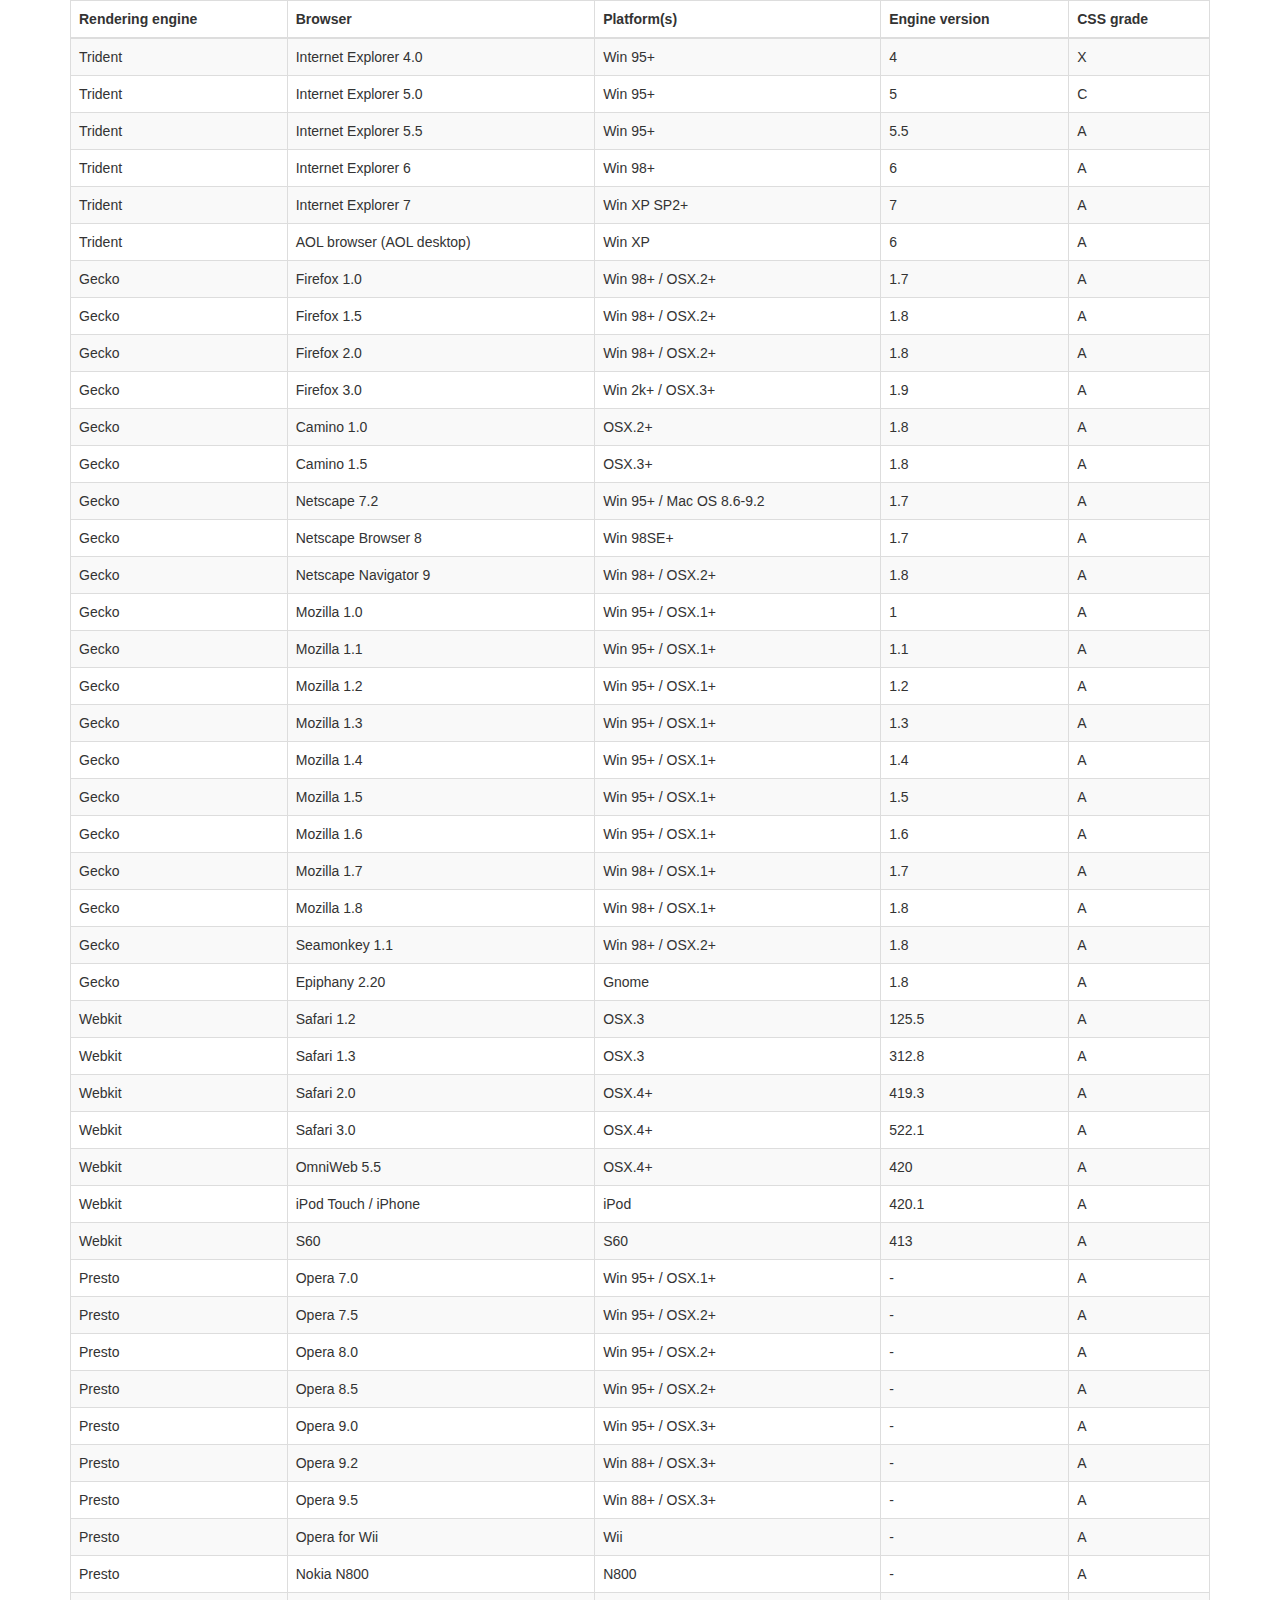
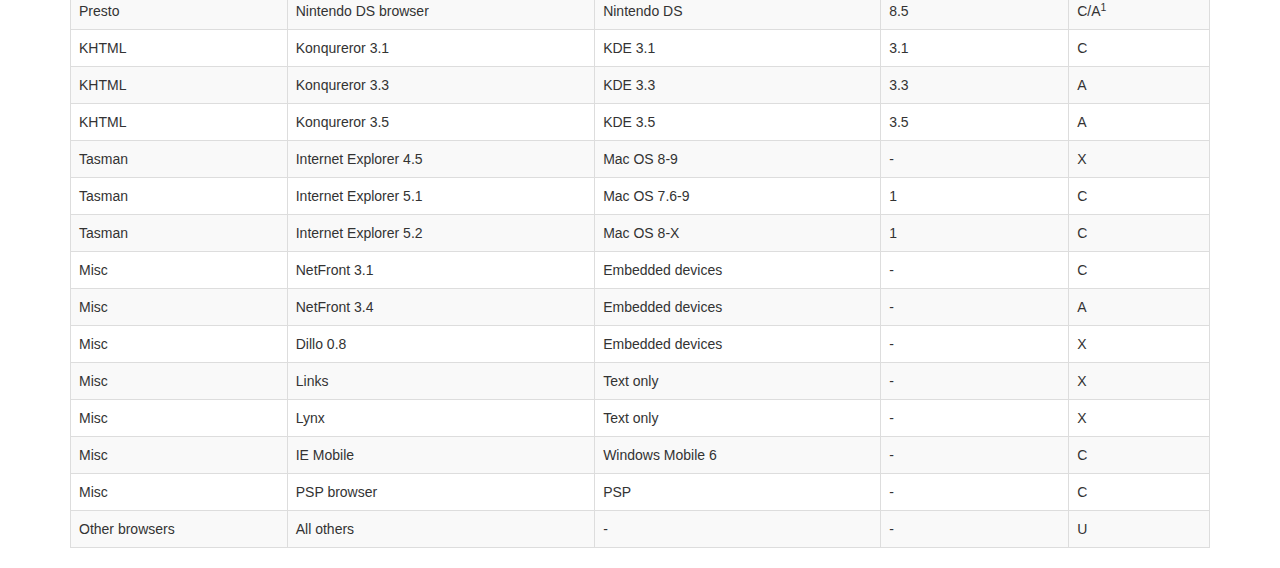
<file: datatables-plugins/index.html>
<!DOCTYPE HTML PUBLIC "-//W3C//DTD HTML 4.01//EN" "http://www.w3.org/TR/html4/strict.dtd">
<html>
	<head>
		<meta http-equiv="content-type" content="text/html; charset=utf-8" />
		
		<title>DataTables Bootstrap 3 example</title>

		<link rel="stylesheet" type="text/css" href="//maxcdn.bootstrapcdn.com/bootstrap/3.3.0/css/bootstrap.min.css">
		<link rel="stylesheet" type="text/css" href="dataTables.bootstrap.css">

		<script type="text/javascript" language="javascript" src="//code.jquery.com/jquery-1.11.1.min.js"></script>
		<script type="text/javascript" language="javascript" src="//cdn.datatables.net/1.10.3/js/jquery.dataTables.min.js"></script>
		<script type="text/javascript" language="javascript" src="dataTables.bootstrap.js"></script>
		<script type="text/javascript" charset="utf-8">
			$(document).ready(function() {
				$('#example').dataTable();
			} );
		</script>
	</head>
	<body>
		<div class="container">
			
<table cellpadding="0" cellspacing="0" border="0" class="table table-striped table-bordered" id="example">
	<thead>
		<tr>
			<th>Rendering engine</th>
			<th>Browser</th>
			<th>Platform(s)</th>
			<th>Engine version</th>
			<th>CSS grade</th>
		</tr>
	</thead>
	<tbody>
		<tr class="odd gradeX">
			<td>Trident</td>
			<td>Internet
				 Explorer 4.0</td>
			<td>Win 95+</td>
			<td class="center"> 4</td>
			<td class="center">X</td>
		</tr>
		<tr class="even gradeC">
			<td>Trident</td>
			<td>Internet
				 Explorer 5.0</td>
			<td>Win 95+</td>
			<td class="center">5</td>
			<td class="center">C</td>
		</tr>
		<tr class="odd gradeA">
			<td>Trident</td>
			<td>Internet
				 Explorer 5.5</td>
			<td>Win 95+</td>
			<td class="center">5.5</td>
			<td class="center">A</td>
		</tr>
		<tr class="even gradeA">
			<td>Trident</td>
			<td>Internet
				 Explorer 6</td>
			<td>Win 98+</td>
			<td class="center">6</td>
			<td class="center">A</td>
		</tr>
		<tr class="odd gradeA">
			<td>Trident</td>
			<td>Internet Explorer 7</td>
			<td>Win XP SP2+</td>
			<td class="center">7</td>
			<td class="center">A</td>
		</tr>
		<tr class="even gradeA">
			<td>Trident</td>
			<td>AOL browser (AOL desktop)</td>
			<td>Win XP</td>
			<td class="center">6</td>
			<td class="center">A</td>
		</tr>
		<tr class="gradeA">
			<td>Gecko</td>
			<td>Firefox 1.0</td>
			<td>Win 98+ / OSX.2+</td>
			<td class="center">1.7</td>
			<td class="center">A</td>
		</tr>
		<tr class="gradeA">
			<td>Gecko</td>
			<td>Firefox 1.5</td>
			<td>Win 98+ / OSX.2+</td>
			<td class="center">1.8</td>
			<td class="center">A</td>
		</tr>
		<tr class="gradeA">
			<td>Gecko</td>
			<td>Firefox 2.0</td>
			<td>Win 98+ / OSX.2+</td>
			<td class="center">1.8</td>
			<td class="center">A</td>
		</tr>
		<tr class="gradeA">
			<td>Gecko</td>
			<td>Firefox 3.0</td>
			<td>Win 2k+ / OSX.3+</td>
			<td class="center">1.9</td>
			<td class="center">A</td>
		</tr>
		<tr class="gradeA">
			<td>Gecko</td>
			<td>Camino 1.0</td>
			<td>OSX.2+</td>
			<td class="center">1.8</td>
			<td class="center">A</td>
		</tr>
		<tr class="gradeA">
			<td>Gecko</td>
			<td>Camino 1.5</td>
			<td>OSX.3+</td>
			<td class="center">1.8</td>
			<td class="center">A</td>
		</tr>
		<tr class="gradeA">
			<td>Gecko</td>
			<td>Netscape 7.2</td>
			<td>Win 95+ / Mac OS 8.6-9.2</td>
			<td class="center">1.7</td>
			<td class="center">A</td>
		</tr>
		<tr class="gradeA">
			<td>Gecko</td>
			<td>Netscape Browser 8</td>
			<td>Win 98SE+</td>
			<td class="center">1.7</td>
			<td class="center">A</td>
		</tr>
		<tr class="gradeA">
			<td>Gecko</td>
			<td>Netscape Navigator 9</td>
			<td>Win 98+ / OSX.2+</td>
			<td class="center">1.8</td>
			<td class="center">A</td>
		</tr>
		<tr class="gradeA">
			<td>Gecko</td>
			<td>Mozilla 1.0</td>
			<td>Win 95+ / OSX.1+</td>
			<td class="center">1</td>
			<td class="center">A</td>
		</tr>
		<tr class="gradeA">
			<td>Gecko</td>
			<td>Mozilla 1.1</td>
			<td>Win 95+ / OSX.1+</td>
			<td class="center">1.1</td>
			<td class="center">A</td>
		</tr>
		<tr class="gradeA">
			<td>Gecko</td>
			<td>Mozilla 1.2</td>
			<td>Win 95+ / OSX.1+</td>
			<td class="center">1.2</td>
			<td class="center">A</td>
		</tr>
		<tr class="gradeA">
			<td>Gecko</td>
			<td>Mozilla 1.3</td>
			<td>Win 95+ / OSX.1+</td>
			<td class="center">1.3</td>
			<td class="center">A</td>
		</tr>
		<tr class="gradeA">
			<td>Gecko</td>
			<td>Mozilla 1.4</td>
			<td>Win 95+ / OSX.1+</td>
			<td class="center">1.4</td>
			<td class="center">A</td>
		</tr>
		<tr class="gradeA">
			<td>Gecko</td>
			<td>Mozilla 1.5</td>
			<td>Win 95+ / OSX.1+</td>
			<td class="center">1.5</td>
			<td class="center">A</td>
		</tr>
		<tr class="gradeA">
			<td>Gecko</td>
			<td>Mozilla 1.6</td>
			<td>Win 95+ / OSX.1+</td>
			<td class="center">1.6</td>
			<td class="center">A</td>
		</tr>
		<tr class="gradeA">
			<td>Gecko</td>
			<td>Mozilla 1.7</td>
			<td>Win 98+ / OSX.1+</td>
			<td class="center">1.7</td>
			<td class="center">A</td>
		</tr>
		<tr class="gradeA">
			<td>Gecko</td>
			<td>Mozilla 1.8</td>
			<td>Win 98+ / OSX.1+</td>
			<td class="center">1.8</td>
			<td class="center">A</td>
		</tr>
		<tr class="gradeA">
			<td>Gecko</td>
			<td>Seamonkey 1.1</td>
			<td>Win 98+ / OSX.2+</td>
			<td class="center">1.8</td>
			<td class="center">A</td>
		</tr>
		<tr class="gradeA">
			<td>Gecko</td>
			<td>Epiphany 2.20</td>
			<td>Gnome</td>
			<td class="center">1.8</td>
			<td class="center">A</td>
		</tr>
		<tr class="gradeA">
			<td>Webkit</td>
			<td>Safari 1.2</td>
			<td>OSX.3</td>
			<td class="center">125.5</td>
			<td class="center">A</td>
		</tr>
		<tr class="gradeA">
			<td>Webkit</td>
			<td>Safari 1.3</td>
			<td>OSX.3</td>
			<td class="center">312.8</td>
			<td class="center">A</td>
		</tr>
		<tr class="gradeA">
			<td>Webkit</td>
			<td>Safari 2.0</td>
			<td>OSX.4+</td>
			<td class="center">419.3</td>
			<td class="center">A</td>
		</tr>
		<tr class="gradeA">
			<td>Webkit</td>
			<td>Safari 3.0</td>
			<td>OSX.4+</td>
			<td class="center">522.1</td>
			<td class="center">A</td>
		</tr>
		<tr class="gradeA">
			<td>Webkit</td>
			<td>OmniWeb 5.5</td>
			<td>OSX.4+</td>
			<td class="center">420</td>
			<td class="center">A</td>
		</tr>
		<tr class="gradeA">
			<td>Webkit</td>
			<td>iPod Touch / iPhone</td>
			<td>iPod</td>
			<td class="center">420.1</td>
			<td class="center">A</td>
		</tr>
		<tr class="gradeA">
			<td>Webkit</td>
			<td>S60</td>
			<td>S60</td>
			<td class="center">413</td>
			<td class="center">A</td>
		</tr>
		<tr class="gradeA">
			<td>Presto</td>
			<td>Opera 7.0</td>
			<td>Win 95+ / OSX.1+</td>
			<td class="center">-</td>
			<td class="center">A</td>
		</tr>
		<tr class="gradeA">
			<td>Presto</td>
			<td>Opera 7.5</td>
			<td>Win 95+ / OSX.2+</td>
			<td class="center">-</td>
			<td class="center">A</td>
		</tr>
		<tr class="gradeA">
			<td>Presto</td>
			<td>Opera 8.0</td>
			<td>Win 95+ / OSX.2+</td>
			<td class="center">-</td>
			<td class="center">A</td>
		</tr>
		<tr class="gradeA">
			<td>Presto</td>
			<td>Opera 8.5</td>
			<td>Win 95+ / OSX.2+</td>
			<td class="center">-</td>
			<td class="center">A</td>
		</tr>
		<tr class="gradeA">
			<td>Presto</td>
			<td>Opera 9.0</td>
			<td>Win 95+ / OSX.3+</td>
			<td class="center">-</td>
			<td class="center">A</td>
		</tr>
		<tr class="gradeA">
			<td>Presto</td>
			<td>Opera 9.2</td>
			<td>Win 88+ / OSX.3+</td>
			<td class="center">-</td>
			<td class="center">A</td>
		</tr>
		<tr class="gradeA">
			<td>Presto</td>
			<td>Opera 9.5</td>
			<td>Win 88+ / OSX.3+</td>
			<td class="center">-</td>
			<td class="center">A</td>
		</tr>
		<tr class="gradeA">
			<td>Presto</td>
			<td>Opera for Wii</td>
			<td>Wii</td>
			<td class="center">-</td>
			<td class="center">A</td>
		</tr>
		<tr class="gradeA">
			<td>Presto</td>
			<td>Nokia N800</td>
			<td>N800</td>
			<td class="center">-</td>
			<td class="center">A</td>
		</tr>
		<tr class="gradeA">
			<td>Presto</td>
			<td>Nintendo DS browser</td>
			<td>Nintendo DS</td>
			<td class="center">8.5</td>
			<td class="center">C/A<sup>1</sup></td>
		</tr>
		<tr class="gradeC">
			<td>KHTML</td>
			<td>Konqureror 3.1</td>
			<td>KDE 3.1</td>
			<td class="center">3.1</td>
			<td class="center">C</td>
		</tr>
		<tr class="gradeA">
			<td>KHTML</td>
			<td>Konqureror 3.3</td>
			<td>KDE 3.3</td>
			<td class="center">3.3</td>
			<td class="center">A</td>
		</tr>
		<tr class="gradeA">
			<td>KHTML</td>
			<td>Konqureror 3.5</td>
			<td>KDE 3.5</td>
			<td class="center">3.5</td>
			<td class="center">A</td>
		</tr>
		<tr class="gradeX">
			<td>Tasman</td>
			<td>Internet Explorer 4.5</td>
			<td>Mac OS 8-9</td>
			<td class="center">-</td>
			<td class="center">X</td>
		</tr>
		<tr class="gradeC">
			<td>Tasman</td>
			<td>Internet Explorer 5.1</td>
			<td>Mac OS 7.6-9</td>
			<td class="center">1</td>
			<td class="center">C</td>
		</tr>
		<tr class="gradeC">
			<td>Tasman</td>
			<td>Internet Explorer 5.2</td>
			<td>Mac OS 8-X</td>
			<td class="center">1</td>
			<td class="center">C</td>
		</tr>
		<tr class="gradeA">
			<td>Misc</td>
			<td>NetFront 3.1</td>
			<td>Embedded devices</td>
			<td class="center">-</td>
			<td class="center">C</td>
		</tr>
		<tr class="gradeA">
			<td>Misc</td>
			<td>NetFront 3.4</td>
			<td>Embedded devices</td>
			<td class="center">-</td>
			<td class="center">A</td>
		</tr>
		<tr class="gradeX">
			<td>Misc</td>
			<td>Dillo 0.8</td>
			<td>Embedded devices</td>
			<td class="center">-</td>
			<td class="center">X</td>
		</tr>
		<tr class="gradeX">
			<td>Misc</td>
			<td>Links</td>
			<td>Text only</td>
			<td class="center">-</td>
			<td class="center">X</td>
		</tr>
		<tr class="gradeX">
			<td>Misc</td>
			<td>Lynx</td>
			<td>Text only</td>
			<td class="center">-</td>
			<td class="center">X</td>
		</tr>
		<tr class="gradeC">
			<td>Misc</td>
			<td>IE Mobile</td>
			<td>Windows Mobile 6</td>
			<td class="center">-</td>
			<td class="center">C</td>
		</tr>
		<tr class="gradeC">
			<td>Misc</td>
			<td>PSP browser</td>
			<td>PSP</td>
			<td class="center">-</td>
			<td class="center">C</td>
		</tr>
		<tr class="gradeU">
			<td>Other browsers</td>
			<td>All others</td>
			<td>-</td>
			<td class="center">-</td>
			<td class="center">U</td>
		</tr>
	</tbody>
</table>
			
		</div>
	</body>
</html>
</file>
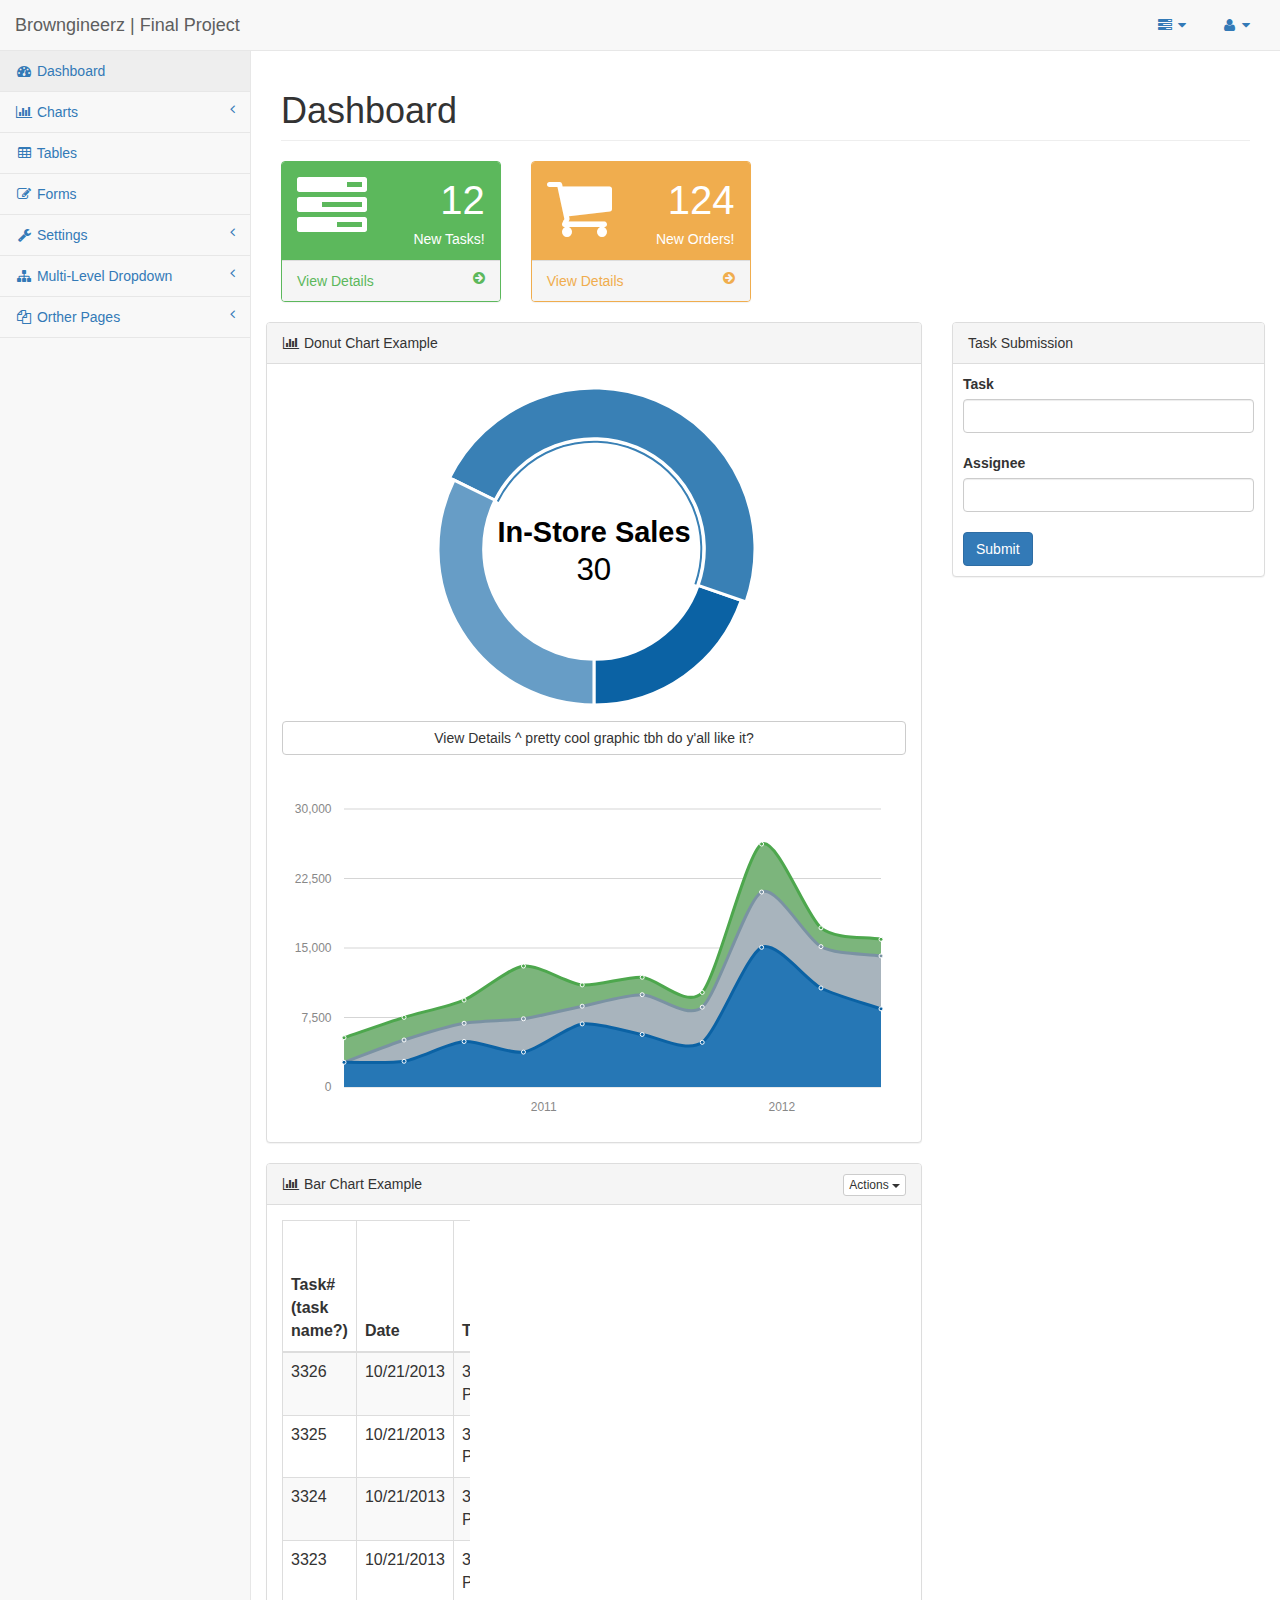
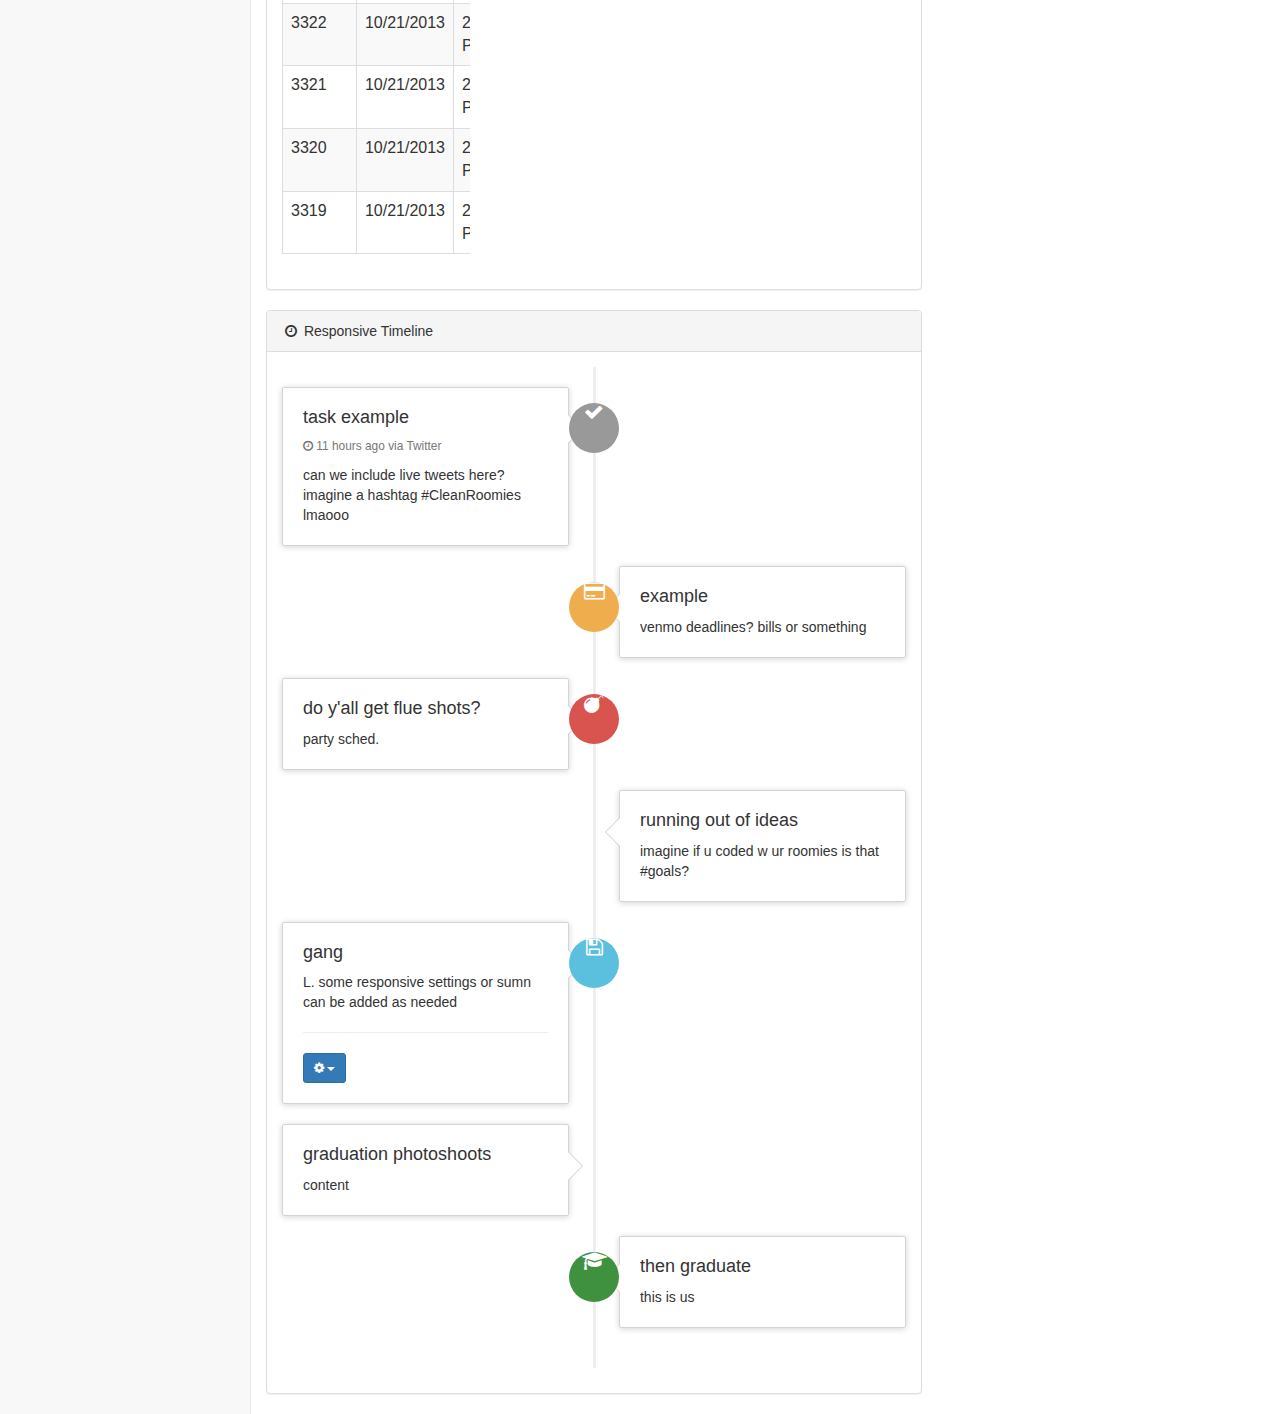
<file: First_Release/pages/index.html>
<!--DOCTYPE html-->

<!-- main page of SWE -->

<html lang="en">

<head>

    <meta charset="utf-8">
    <meta http-equiv="X-UA-Compatible" content="IE=edge">
    <meta name="viewport" content="width=device-width, initial-scale=1">

    <title>Browngineers - Final Project</title>

    <!-- Bootstrap Core CSS -->
    <link href="../vendor/bootstrap/css/bootstrap.min.css" rel="stylesheet">

    <!-- MetisMenu CSS -->
    <link href="../vendor/metisMenu/metisMenu.min.css" rel="stylesheet">

    <!-- Custom CSS -->
    <link href="../dist/css/sb-admin-2.css" rel="stylesheet">

    <!-- Morris Charts CSS -->
    <link href="../vendor/morrisjs/morris.css" rel="stylesheet">

    <!-- Custom Fonts -->
    <link href="../vendor/font-awesome/css/font-awesome.min.css" rel="stylesheet" type="text/css">

    <!-- HTML5 Shim and Respond.js IE8 support of HTML5 elements and media queries -->
    <!-- WARNING: Respond.js doesn't work if you view the page via file:// -->
    <!--[if lt IE 9]>
        <script src="https://oss.maxcdn.com/libs/html5shiv/3.7.0/html5shiv.js"></script>
        <script src="https://oss.maxcdn.com/libs/respond.js/1.4.2/respond.min.js"></script>
    <![endif]-->

</head>

<body>

    <div id="wrapper">

        <!-- Navigation -->
        <nav class="navbar navbar-default navbar-static-top" role="navigation" style="margin-bottom: 0">
            <div class="navbar-header">
                <button type="button" class="navbar-toggle" data-toggle="collapse" data-target=".navbar-collapse">
                    <span class="sr-only">Toggle navigation</span>
                    <span class="icon-bar"></span>
                    <span class="icon-bar"></span>
                    <span class="icon-bar"></span>
                </button>
                <a class="navbar-brand" target='_blank' href="https://github.com/browngineers/Final_Project">Browngineerz | Final Project</a>
            </div>
            <!-- /.navbar-header -->

            <ul class="nav navbar-top-links navbar-right">



				<!-- I like dropdown --KEEP>
                <!-- /.dropdown -->
                <li class="dropdown">
                    <a class="dropdown-toggle" data-toggle="dropdown" href="#">
                        <i class="fa fa-tasks fa-fw"></i> <i class="fa fa-caret-down"></i>
                    </a>
                    <ul class="dropdown-menu dropdown-tasks">
                        <li>
                            <a href="#">
                                <div>
                                    <p>
                                        <strong>Task 1:</strong><span> example</span>
                                        <span class="pull-right text-muted">40% Complete</span>
                                    </p>
                                    <div class="progress progress-striped active">
                                        <div class="progress-bar progress-bar-success" role="progressbar" aria-valuenow="40" aria-valuemin="0" aria-valuemax="100" style="width: 40%">
                                            <span class="sr-only">40% Complete (success)</span>
                                        </div>
                                    </div>
                                </div>
                            </a>
                        </li>
                        <li class="divider"></li>
                        <li>
                            <a href="#">
                                <div>
                                    <p>
                                        <strong>Task 2</strong>
                                        <span class="pull-right text-muted">20% Complete</span>
                                    </p>
                                    <div class="progress progress-striped active">
                                        <div class="progress-bar progress-bar-info" role="progressbar" aria-valuenow="20" aria-valuemin="0" aria-valuemax="100" style="width: 20%">
                                            <span class="sr-only">20% Complete</span>
                                        </div>
                                    </div>
                                </div>
                            </a>
                        </li>
                        <li class="divider"></li>
                        <li>
                            <a href="#">
                                <div>
                                    <p>
                                        <strong>Task 3</strong>
                                        <span class="pull-right text-muted">60% Complete</span>
                                    </p>
                                    <div class="progress progress-striped active">
                                        <div class="progress-bar progress-bar-warning" role="progressbar" aria-valuenow="60" aria-valuemin="0" aria-valuemax="100" style="width: 60%">
                                            <span class="sr-only">60% Complete (warning)</span>
                                        </div>
                                    </div>
                                </div>
                            </a>
                        </li>
                        <li class="divider"></li>
                        <li>
                            <a href="#">
                                <div>
                                    <p>
                                        <strong>Task 4</strong>
                                        <span class="pull-right text-muted">80% Complete</span>
                                    </p>
                                    <div class="progress progress-striped active">
                                        <div class="progress-bar progress-bar-danger" role="progressbar" aria-valuenow="80" aria-valuemin="0" aria-valuemax="100" style="width: 80%">
                                            <span class="sr-only">80% Complete (danger)</span>
                                        </div>
                                    </div>
                                </div>
                            </a>
                        </li>
                        <li class="divider"></li>
                        <li>
                            <a class="text-center" href="#">
                                <strong>See All Tasks</strong>
                                <i class="fa fa-angle-right"></i>
                            </a>
                        </li>
                    </ul>
                    <!-- /.dropdown-tasks -->
                </li>
                <!-- /.dropdown -->


				<!-- alerts I say we delete -->

                <li class="dropdown">
                    <a class="dropdown-toggle" data-toggle="dropdown" href="#">
                        <i class="fa fa-user fa-fw"></i> <i class="fa fa-caret-down"></i>
                    </a>
                    <ul class="dropdown-menu dropdown-user">
                        <li><a href="#"><i class="fa fa-user fa-fw"></i> User Profile</a>
                        </li>
                        <li><a href="#"><i class="fa fa-gear fa-fw"></i> Settings</a>
                        </li>
                        <li class="divider"></li>
                        <li><a href="login.html"><i class="fa fa-sign-out fa-fw"></i> Logout</a>
                        </li>
                    </ul>
                    <!-- /.dropdown-user -->
                </li>
                <!-- /.dropdown -->
            </ul>
            <!-- /.navbar-top-links -->

            <div class="navbar-default sidebar" role="navigation">
                <div class="sidebar-nav navbar-collapse">
                    <ul class="nav" id="side-menu">
						<!-- keep-->
                        <li>
                            <a href="index.html"><i class="fa fa-dashboard fa-fw"></i> Dashboard</a>
                        </li>

						<!-- delete-->
                        <li>
                            <a href="#"><i class="fa fa-bar-chart-o fa-fw"></i> Charts<span class="fa arrow"></span></a>
                            <ul class="nav nav-second-level">
                                <li>
                                    <a href="flot.html">Flot Charts</a>
                                </li>
                                <li>
                                    <a href="morris.html">More Charts</a>
                                </li>
                            </ul>
                            <!-- /.nav-second-level -->
                        </li>

						<!-- delete-->
                        <li>
                            <a href="tables.html"><i class="fa fa-table fa-fw"></i> Tables</a>
                        </li>
						<!-- keep, can use for data entry -->
                        <li>
                            <a href="forms.html"><i class="fa fa-edit fa-fw"></i> Forms</a>
                        </li>

						<!-- UI elements, delete after finalizing choices-->
                        <li>
                            <a href="#"><i class="fa fa-wrench fa-fw"></i> Settings<span class="fa arrow"></span></a>
                            <ul class="nav nav-second-level">
                                <li>
                                    <a href="panels-wells.html">Panels and Wells</a>
                                </li>
                                <li>
                                    <a href="buttons.html">Buttons</a>
                                </li>
                                <li>
                                    <a href="notifications.html">Notifications</a>
                                </li>
                                <li>
                                    <a href="typography.html">Typography</a>
                                </li>
                                <li>
                                    <a href="icons.html"> Icons</a>
                                </li>
                                <li>
                                    <a href="grid.html">Grid</a>
                                </li>
                            </ul>
                            <!-- /.nav-second-level -->
                        </li>
						<!-- can delete -->
                        <li>
                            <a href="#"><i class="fa fa-sitemap fa-fw"></i> Multi-Level Dropdown<span class="fa arrow"></span></a>
                            <ul class="nav nav-second-level">
                                <li>
                                    <a href="#">example</a>
                                </li>
                                <li>
                                    <a href="#">example</a>
                                </li>
                                <li>
                                    <a href="#">Third example <span class="fa arrow"></span></a>
                                    <ul class="nav nav-third-level">
                                        <li>
                                            <a href="#">more example</a>
                                        </li>
                                        <li>
                                            <a href="#">more example</a>
                                        </li>
                                        <li>
                                            <a href="#">more example</a>
                                        </li>
                                        <li>
                                            <a href="#">more example</a>
                                        </li>
                                    </ul>
                                    <!-- /.nav-third-level -->
                                </li>
                            </ul>
                            <!-- /.nav-second-level -->
                        </li>

						<!-- sample pages, keep for examples -->
                        <li>
                            <a href="#"><i class="fa fa-files-o fa-fw"></i> Orther Pages<span class="fa arrow"></span></a>
                            <ul class="nav nav-second-level">
                                <li>
                                    <a href="blank.html">Blank Page</a>
                                </li>
                                <li>
                                    <a href="login.html">Login Page</a>
                                </li>
                            </ul>
                            <!-- /.nav-second-level -->
                        </li>
                    </ul>
                </div>
                <!-- /.sidebar-collapse -->
            </div>
            <!-- /.navbar-static-side -->
        </nav>

        <div id="page-wrapper">
            <div class="row">
                <div class="col-lg-12">
                    <h1 class="page-header">Dashboard</h1>
                </div>
                <!-- /.col-lg-12 -->
            </div>
            <!-- /.row -->
            <div class="row">
			    <!--
                <div class="col-lg-3 col-md-6">
                    <div class="panel panel-primary">
                        <div class="panel-heading">
                            <div class="row">
                                <div class="col-xs-3">
                                    <i class="fa fa-comments fa-5x"></i>
                                </div>
                                <div class="col-xs-9 text-right">
                                    <div class="huge">26</div>
                                    <div>New Comments!</div>
                                </div>
                            </div>
                        </div>
                        <a href="#">
                            <div class="panel-footer">
                                <span class="pull-left">View Details</span>
                                <span class="pull-right"><i class="fa fa-arrow-circle-right"></i></span>
                                <div class="clearfix"></div>
                            </div>
                        </a>
                    </div>
                </div>
				-->
                <div class="col-lg-3 col-md-6">
                    <div class="panel panel-green">
                        <div class="panel-heading">
                            <div class="row">
                                <div class="col-xs-3">
                                    <i class="fa fa-tasks fa-5x"></i>
                                </div>
                                <div class="col-xs-9 text-right">
                                    <div class="huge">12</div>
                                    <div>New Tasks!</div>
                                </div>
                            </div>
                        </div>
                        <a href="#">
                            <div class="panel-footer">
                                <span class="pull-left">View Details</span>
                                <span class="pull-right"><i class="fa fa-arrow-circle-right"></i></span>
                                <div class="clearfix"></div>
                            </div>
                        </a>
                    </div>
                </div>
                <div class="col-lg-3 col-md-6">
                    <div class="panel panel-yellow">
                        <div class="panel-heading">
                            <div class="row">
                                <div class="col-xs-3">
                                    <i class="fa fa-shopping-cart fa-5x"></i>
                                </div>
                                <div class="col-xs-9 text-right">
                                    <div class="huge">124</div>
                                    <div>New Orders!</div>
                                </div>
                            </div>
                        </div>
                        <a href="#">
                            <div class="panel-footer">
                                <span class="pull-left">View Details</span>
                                <span class="pull-right"><i class="fa fa-arrow-circle-right"></i></span>
                                <div class="clearfix"></div>
                            </div>
                        </a>
                    </div>
                </div>
				<!--
                <div class="col-lg-3 col-md-6">
                    <div class="panel panel-red">
                        <div class="panel-heading">
                            <div class="row">
                                <div class="col-xs-3">
                                    <i class="fa fa-support fa-5x"></i>
                                </div>
                                <div class="col-xs-9 text-right">
                                    <div class="huge">13</div>
                                    <div>Support Tickets!</div>
                                </div>
                            </div>
                        </div>
                        <a href="#">
                            <div class="panel-footer">
                                <span class="pull-left">View Details</span>
                                <span class="pull-right"><i class="fa fa-arrow-circle-right"></i></span>
                                <div class="clearfix"></div>
                            </div>
                        </a>
                    </div>
                </div>
            </div>
			-->
            <!-- /.row -->
            <div class="row">
                <div class="col-lg-8">

				<!-- add donut here-->

				       <div class="panel panel-default">
                        <div class="panel-heading">
                            <i class="fa fa-bar-chart-o fa-fw"></i> Donut Chart Example
                        </div>
                        <div class="panel-body">
                            <div id="morris-donut-chart"></div>
                            <a href="#" class="btn btn-default btn-block">View Details ^ pretty cool graphic tbh do y'all like it?</a>
                        </div>
                        <!-- /.panel-body -->
						 <div class="panel-body">
                            <div id="morris-area-chart"></div>
                        </div>
                    </div>

					<!--
                    <div class="panel panel-default">
                        <div class="panel-heading">
                            <i class="fa fa-bar-chart-o fa-fw"></i> Area Chart Example
                            <div class="pull-right">
                                <div class="btn-group">
                                    <button type="button" class="btn btn-default btn-xs dropdown-toggle" data-toggle="dropdown">
                                        Actions
                                        <span class="caret"></span>
                                    </button>
                                    <ul class="dropdown-menu pull-right" role="menu">
                                        <li><a href="#">Action</a>
                                        </li>
                                        <li><a href="#">Another action</a>
                                        </li>
                                        <li><a href="#">Something else here</a>
                                        </li>
                                        <li class="divider"></li>
                                        <li><a href="#">Separated link</a>
                                        </li>
                                    </ul>
                                </div>
                            </div>
                        </div>

                        <div class="panel-body">
                            <div id="morris-area-chart"></div>
                        </div>

                    </div>

					-->


                    <!-- /.panel -->
                    <div class="panel panel-default">
                        <div class="panel-heading">
                            <i class="fa fa-bar-chart-o fa-fw"></i> Bar Chart Example
                            <div class="pull-right">
                                <div class="btn-group">
                                    <button type="button" class="btn btn-default btn-xs dropdown-toggle" data-toggle="dropdown">
                                        Actions
                                        <span class="caret"></span>
                                    </button>
                                    <ul class="dropdown-menu pull-right" role="menu">
                                        <li><a href="#">Action</a>
                                        </li>
                                        <li><a href="#">Another action</a>
                                        </li>
                                        <li><a href="#">Something else here</a>
                                        </li>
                                        <li class="divider"></li>
                                        <li><a href="#">Separated link</a>
                                        </li>
                                    </ul>
                                </div>
                            </div>
                        </div>
                        <!-- /.panel-heading -->
                        <div class="panel-body">
                            <div class="row">
                                <div class="col-lg-4">
                                    <div class="table-responsive">
                                        <table class="table table-bordered table-hover table-striped">
                                            <thead>
                                                <tr>
                                                    <th>Task# (task name?)</th>
                                                    <th>Date</th>
                                                    <th>Time</th>
                                                    <th>Amount (idk venmo? roomie name?)</th>
                                                </tr>
                                            </thead>
                                            <tbody>
                                                <tr>
                                                    <td>3326</td>
                                                    <td>10/21/2013</td>
                                                    <td>3:29 PM</td>
                                                    <td>$321.33</td>
                                                </tr>
                                                <tr>
                                                    <td>3325</td>
                                                    <td>10/21/2013</td>
                                                    <td>3:20 PM</td>
                                                    <td>$234.34</td>
                                                </tr>
                                                <tr>
                                                    <td>3324</td>
                                                    <td>10/21/2013</td>
                                                    <td>3:03 PM</td>
                                                    <td>$724.17</td>
                                                </tr>
                                                <tr>
                                                    <td>3323</td>
                                                    <td>10/21/2013</td>
                                                    <td>3:00 PM</td>
                                                    <td>$23.71</td>
                                                </tr>
                                                <tr>
                                                    <td>3322</td>
                                                    <td>10/21/2013</td>
                                                    <td>2:49 PM</td>
                                                    <td>$8345.23</td>
                                                </tr>
                                                <tr>
                                                    <td>3321</td>
                                                    <td>10/21/2013</td>
                                                    <td>2:23 PM</td>
                                                    <td>$245.12</td>
                                                </tr>
                                                <tr>
                                                    <td>3320</td>
                                                    <td>10/21/2013</td>
                                                    <td>2:15 PM</td>
                                                    <td>$5663.54</td>
                                                </tr>
                                                <tr>
                                                    <td>3319</td>
                                                    <td>10/21/2013</td>
                                                    <td>2:13 PM</td>
                                                    <td>$943.45</td>
                                                </tr>
                                            </tbody>
                                        </table>
                                    </div>
                                    <!-- /.table-responsive -->
                                </div>
                                <!-- /.col-lg-4 (nested) -->
                                <div class="col-lg-8">
                                   <!-- <div id="morris-bar-chart"></div>-->
                                </div>
                                <!-- /.col-lg-8 (nested) -->
                            </div>
                            <!-- /.row -->
                        </div>
                        <!-- /.panel-body -->
                    </div>
                    <!-- /.panel -->
                    <div class="panel panel-default">
                        <div class="panel-heading">
                            <i class="fa fa-clock-o fa-fw"></i> Responsive Timeline
                        </div>
                        <!-- /.panel-heading -->
                        <div class="panel-body">
                            <ul class="timeline">
                                <li>
                                    <div class="timeline-badge"><i class="fa fa-check"></i>
                                    </div>
                                    <div class="timeline-panel">
                                        <div class="timeline-heading">
                                            <h4 class="timeline-title">task example</h4>
                                            <p><small class="text-muted"><i class="fa fa-clock-o"></i> 11 hours ago via Twitter</small>
                                            </p>
                                        </div>
                                        <div class="timeline-body">
                                            <p>can we include live tweets here? imagine a hashtag #CleanRoomies lmaooo </p>
                                        </div>
                                    </div>
                                </li>
                                <li class="timeline-inverted">
                                    <div class="timeline-badge warning"><i class="fa fa-credit-card"></i>
                                    </div>
                                    <div class="timeline-panel">
                                        <div class="timeline-heading">
                                            <h4 class="timeline-title">example</h4>
                                        </div>
                                        <div class="timeline-body">
                                            <p>venmo deadlines? bills or something </p>
                                        </div>
                                    </div>
                                </li>
                                <li>
                                    <div class="timeline-badge danger"><i class="fa fa-bomb"></i>
                                    </div>
                                    <div class="timeline-panel">
                                        <div class="timeline-heading">
                                            <h4 class="timeline-title">do y'all get flue shots?</h4>
                                        </div>
                                        <div class="timeline-body">
                                            <p>party sched.</p>
                                        </div>
                                    </div>
                                </li>
                                <li class="timeline-inverted">
                                    <div class="timeline-panel">
                                        <div class="timeline-heading">
                                            <h4 class="timeline-title">running out of ideas </h4>
                                        </div>
                                        <div class="timeline-body">
                                            <p>imagine if u coded w ur roomies is that #goals? </p>
                                        </div>
                                    </div>
                                </li>
                                <li>
                                    <div class="timeline-badge info"><i class="fa fa-save"></i>
                                    </div>
                                    <div class="timeline-panel">
                                        <div class="timeline-heading">
                                            <h4 class="timeline-title">gang</h4>
                                        </div>
                                        <div class="timeline-body">
                                            <p>L. some responsive settings or sumn can be added as needed </p>
                                            <hr>
                                            <div class="btn-group">
                                                <button type="button" class="btn btn-primary btn-sm dropdown-toggle" data-toggle="dropdown">
                                                    <i class="fa fa-gear"></i> <span class="caret"></span>
                                                </button>
                                                <ul class="dropdown-menu" role="menu">
                                                    <li><a href="#">Action</a>
                                                    </li>
                                                    <li><a href="#">Another action</a>
                                                    </li>
                                                    <li><a href="#">Something else here</a>
                                                    </li>
                                                    <li class="divider"></li>
                                                    <li><a href="#">Separated link</a>
                                                    </li>
                                                </ul>
                                            </div>
                                        </div>
                                    </div>
                                </li>
                                <li>
                                    <div class="timeline-panel">
                                        <div class="timeline-heading">
                                            <h4 class="timeline-title">graduation photoshoots </h4>
                                        </div>
                                        <div class="timeline-body">
                                            <p>content</p>
                                        </div>
                                    </div>
                                </li>
                                <li class="timeline-inverted">
                                    <div class="timeline-badge success"><i class="fa fa-graduation-cap"></i>
                                    </div>
                                    <div class="timeline-panel">
                                        <div class="timeline-heading">
                                            <h4 class="timeline-title">then graduate</h4>
                                        </div>
                                        <div class="timeline-body">
                                            <p>this is us</p>
                                        </div>
                                    </div>
                                </li>
                            </ul>
                        </div>
                        <!-- /.panel-body -->
                    </div>
                    <!-- /.panel -->
                </div>
                <!-- /.col-lg-8 -->

				<!-- rename from notif panel to something like reminders, or tasks list-->
                <div class="col-lg-4">
                    <div class="panel panel-default">
                        <div class="panel-heading">
                            Task Submission
                        </div>

                        <form style="margin: 10px" action="/submit-task" method="post">
                            <label for="task">Task</label>
                            <input class="form-control" type="textarea" rows="4" cols="50" id="task" name="task"></input>
                            <br />
                            <label for="assignee">Assignee</label>
                            <input class="form-control" type="textarea" rows="4" cols="50" id="assignee" name="assignee"></input>
                            <br />
                            <button type="submit" class="btn btn-primary">Submit</button>
                        </form>
                    </div>
                        <!-- /.panel-body -->
                </div>
                    <!-- /.panel -->

					<!-- good for seeing which roomie did what percent-->

					<!--
                    <div class="chat-panel panel panel-default">
                        <div class="panel-heading">
                            <i class="fa fa-comments fa-fw"></i> Chat
                            <div class="btn-group pull-right">
                                <button type="button" class="btn btn-default btn-xs dropdown-toggle" data-toggle="dropdown">
                                    <i class="fa fa-chevron-down"></i>
                                </button>
                                <ul class="dropdown-menu slidedown">
                                    <li>
                                        <a href="#">
                                            <i class="fa fa-refresh fa-fw"></i> Refresh
                                        </a>
                                    </li>
                                    <li>
                                        <a href="#">
                                            <i class="fa fa-check-circle fa-fw"></i> Available
                                        </a>
                                    </li>
                                    <li>
                                        <a href="#">
                                            <i class="fa fa-times fa-fw"></i> Busy
                                        </a>
                                    </li>
                                    <li>
                                        <a href="#">
                                            <i class="fa fa-clock-o fa-fw"></i> Away
                                        </a>
                                    </li>
                                    <li class="divider"></li>
                                    <li>
                                        <a href="#">
                                            <i class="fa fa-sign-out fa-fw"></i> Sign Out
                                        </a>
                                    </li>
                                </ul>
                            </div>
                        </div>
                        <!-- /.panel-heading -->

						<!--
                        <div class="panel-body">
                            <ul class="chat">
                                <li class="left clearfix">
                                    <span class="chat-img pull-left">
                                        <img src="http://placehold.it/50/55C1E7/fff" alt="User Avatar" class="img-circle" />
                                    </span>
                                    <div class="chat-body clearfix">
                                        <div class="header">
                                            <strong class="primary-font">Jack Sparrow</strong>
                                            <small class="pull-right text-muted">
                                                <i class="fa fa-clock-o fa-fw"></i> 12 mins ago
                                            </small>
                                        </div>
                                        <p>
                                            !!!!
                                        </p>
                                    </div>
                                </li>
                                <li class="right clearfix">
                                    <span class="chat-img pull-right">
                                        <img src="http://placehold.it/50/FA6F57/fff" alt="User Avatar" class="img-circle" />
                                    </span>
                                    <div class="chat-body clearfix">
                                        <div class="header">
                                            <small class=" text-muted">
                                                <i class="fa fa-clock-o fa-fw"></i> 13 mins ago</small>
                                            <strong class="pull-right primary-font">Bhaumik Patel</strong>
                                        </div>
                                        <p>
                                            !!!!
                                        </p>
                                    </div>
                                </li>
                                <li class="left clearfix">
                                    <span class="chat-img pull-left">
                                        <img src="http://placehold.it/50/55C1E7/fff" alt="User Avatar" class="img-circle" />
                                    </span>
                                    <div class="chat-body clearfix">
                                        <div class="header">
                                            <strong class="primary-font">Jack Sparrow</strong>
                                            <small class="pull-right text-muted">
                                                <i class="fa fa-clock-o fa-fw"></i> 14 mins ago</small>
                                        </div>
                                        <p>
                                            !!!!
                                        </p>
                                    </div>
                                </li>
                                <li class="right clearfix">
                                    <span class="chat-img pull-right">
                                        <img src="http://placehold.it/50/FA6F57/fff" alt="User Avatar" class="img-circle" />
                                    </span>
                                    <div class="chat-body clearfix">
                                        <div class="header">
                                            <small class=" text-muted">
                                                <i class="fa fa-clock-o fa-fw"></i> 15 mins ago</small>
                                            <strong class="pull-right primary-font">Bhaumik Patel</strong>
                                        </div>
                                        <p>
                                            !!!!
                                        </p>
                                    </div>
                                </li>
                            </ul>
                        </div>




                        <div class="panel-footer">
                            <div class="input-group">
                                <input id="btn-input" type="text" class="form-control input-sm" placeholder="Type your message here..." />
                                <span class="input-group-btn">
                                    <button class="btn btn-warning btn-sm" id="btn-chat">
                                        Send
                                    </button>
                                </span>
                            </div>
                        </div>

                    </div>

					-->
                    <!-- /.panel .chat-panel -->
                </div>
                <!-- /.col-lg-4 -->
            </div>
            <!-- /.row -->
        </div>
        <!-- /#page-wrapper -->

    </div>
    <!-- /#wrapper -->

    <!-- jQuery -->
    <script src="../vendor/jquery/jquery.min.js"></script>

    <!-- Bootstrap Core JavaScript -->
    <script src="../vendor/bootstrap/js/bootstrap.min.js"></script>

    <!-- Metis Menu Plugin JavaScript -->
    <script src="../vendor/metisMenu/metisMenu.min.js"></script>

    <!-- Morris Charts JavaScript -->
    <script src="../vendor/raphael/raphael.min.js"></script>
    <script src="../vendor/morrisjs/morris.min.js"></script>
    <script src="../data/morris-data.js"></script>

    <!-- Custom Theme JavaScript -->
    <script src="../dist/js/sb-admin-2.js"></script>

</body>

</html>
</file>
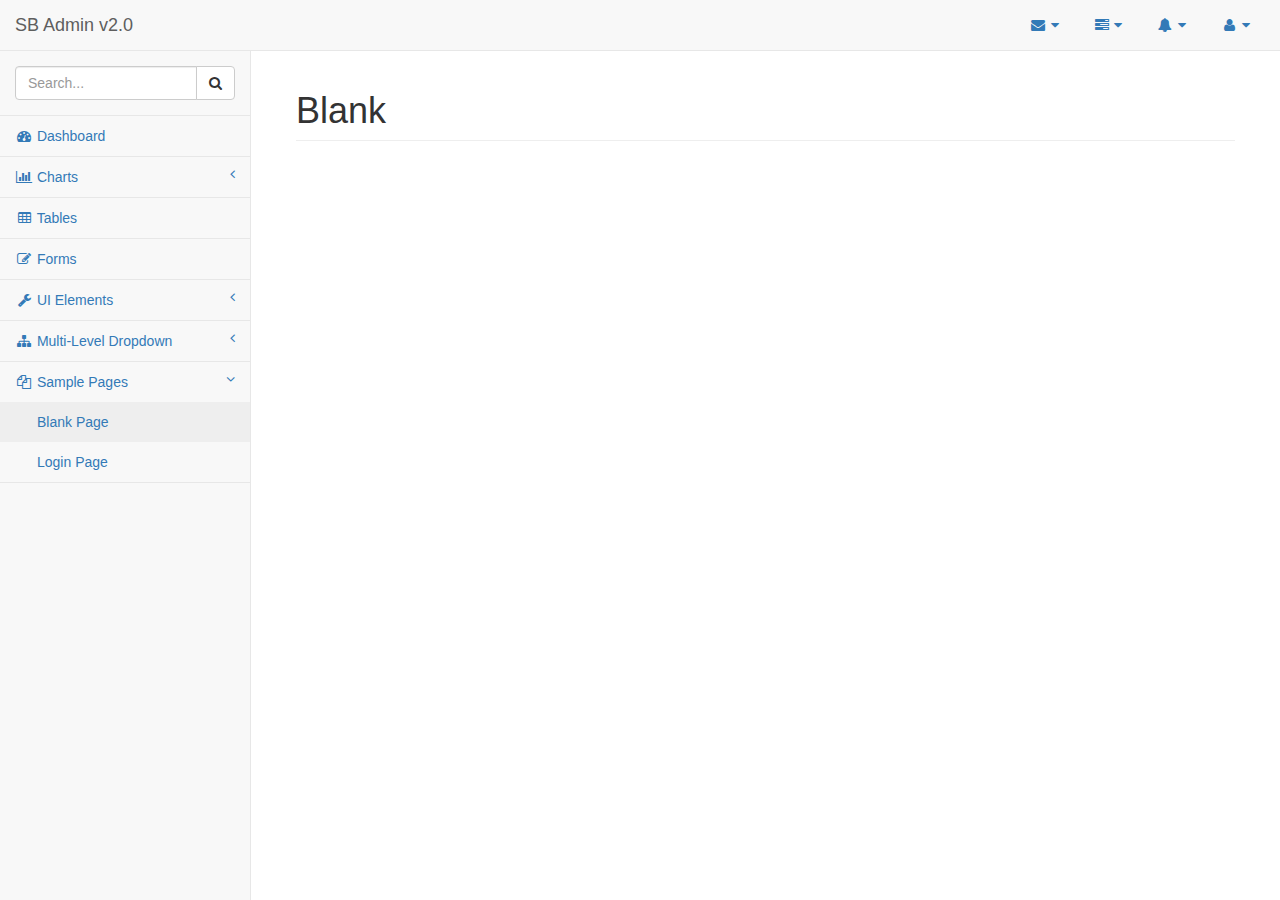
<file: pages/blank.html>
<!DOCTYPE html>
<html lang="en">

<head>

    <meta charset="utf-8">
    <meta http-equiv="X-UA-Compatible" content="IE=edge">
    <meta name="viewport" content="width=device-width, initial-scale=1">
    <meta name="description" content="">
    <meta name="author" content="">

    <title>SB Admin 2 - Bootstrap Admin Theme</title>

    <!-- Bootstrap Core CSS -->
    <link href="../vendor/bootstrap/css/bootstrap.min.css" rel="stylesheet">

    <!-- MetisMenu CSS -->
    <link href="../vendor/metisMenu/metisMenu.min.css" rel="stylesheet">

    <!-- Custom CSS -->
    <link href="../dist/css/sb-admin-2.css" rel="stylesheet">

    <!-- Custom Fonts -->
    <link href="../vendor/font-awesome/css/font-awesome.min.css" rel="stylesheet" type="text/css">

    <!-- HTML5 Shim and Respond.js IE8 support of HTML5 elements and media queries -->
    <!-- WARNING: Respond.js doesn't work if you view the page via file:// -->
    <!--[if lt IE 9]>
        <script src="https://oss.maxcdn.com/libs/html5shiv/3.7.0/html5shiv.js"></script>
        <script src="https://oss.maxcdn.com/libs/respond.js/1.4.2/respond.min.js"></script>
    <![endif]-->

</head>

<body>

    <div id="wrapper">

        <!-- Navigation -->
        <nav class="navbar navbar-default navbar-static-top" role="navigation" style="margin-bottom: 0">
            <div class="navbar-header">
                <button type="button" class="navbar-toggle" data-toggle="collapse" data-target=".navbar-collapse">
                    <span class="sr-only">Toggle navigation</span>
                    <span class="icon-bar"></span>
                    <span class="icon-bar"></span>
                    <span class="icon-bar"></span>
                </button>
                <a class="navbar-brand" href="index.html">SB Admin v2.0</a>
            </div>
            <!-- /.navbar-header -->

            <ul class="nav navbar-top-links navbar-right">
                <li class="dropdown">
                    <a class="dropdown-toggle" data-toggle="dropdown" href="#">
                        <i class="fa fa-envelope fa-fw"></i> <i class="fa fa-caret-down"></i>
                    </a>
                    <ul class="dropdown-menu dropdown-messages">
                        <li>
                            <a href="#">
                                <div>
                                    <strong>John Smith</strong>
                                    <span class="pull-right text-muted">
                                        <em>Yesterday</em>
                                    </span>
                                </div>
                                <div>Lorem ipsum dolor sit amet, consectetur adipiscing elit. Pellentesque eleifend...</div>
                            </a>
                        </li>
                        <li class="divider"></li>
                        <li>
                            <a href="#">
                                <div>
                                    <strong>John Smith</strong>
                                    <span class="pull-right text-muted">
                                        <em>Yesterday</em>
                                    </span>
                                </div>
                                <div>Lorem ipsum dolor sit amet, consectetur adipiscing elit. Pellentesque eleifend...</div>
                            </a>
                        </li>
                        <li class="divider"></li>
                        <li>
                            <a href="#">
                                <div>
                                    <strong>John Smith</strong>
                                    <span class="pull-right text-muted">
                                        <em>Yesterday</em>
                                    </span>
                                </div>
                                <div>Lorem ipsum dolor sit amet, consectetur adipiscing elit. Pellentesque eleifend...</div>
                            </a>
                        </li>
                        <li class="divider"></li>
                        <li>
                            <a class="text-center" href="#">
                                <strong>Read All Messages</strong>
                                <i class="fa fa-angle-right"></i>
                            </a>
                        </li>
                    </ul>
                    <!-- /.dropdown-messages -->
                </li>
                <!-- /.dropdown -->
                <li class="dropdown">
                    <a class="dropdown-toggle" data-toggle="dropdown" href="#">
                        <i class="fa fa-tasks fa-fw"></i> <i class="fa fa-caret-down"></i>
                    </a>
                    <ul class="dropdown-menu dropdown-tasks">
                        <li>
                            <a href="#">
                                <div>
                                    <p>
                                        <strong>Task 1</strong>
                                        <span class="pull-right text-muted">40% Complete</span>
                                    </p>
                                    <div class="progress progress-striped active">
                                        <div class="progress-bar progress-bar-success" role="progressbar" aria-valuenow="40" aria-valuemin="0" aria-valuemax="100" style="width: 40%">
                                            <span class="sr-only">40% Complete (success)</span>
                                        </div>
                                    </div>
                                </div>
                            </a>
                        </li>
                        <li class="divider"></li>
                        <li>
                            <a href="#">
                                <div>
                                    <p>
                                        <strong>Task 2</strong>
                                        <span class="pull-right text-muted">20% Complete</span>
                                    </p>
                                    <div class="progress progress-striped active">
                                        <div class="progress-bar progress-bar-info" role="progressbar" aria-valuenow="20" aria-valuemin="0" aria-valuemax="100" style="width: 20%">
                                            <span class="sr-only">20% Complete</span>
                                        </div>
                                    </div>
                                </div>
                            </a>
                        </li>
                        <li class="divider"></li>
                        <li>
                            <a href="#">
                                <div>
                                    <p>
                                        <strong>Task 3</strong>
                                        <span class="pull-right text-muted">60% Complete</span>
                                    </p>
                                    <div class="progress progress-striped active">
                                        <div class="progress-bar progress-bar-warning" role="progressbar" aria-valuenow="60" aria-valuemin="0" aria-valuemax="100" style="width: 60%">
                                            <span class="sr-only">60% Complete (warning)</span>
                                        </div>
                                    </div>
                                </div>
                            </a>
                        </li>
                        <li class="divider"></li>
                        <li>
                            <a href="#">
                                <div>
                                    <p>
                                        <strong>Task 4</strong>
                                        <span class="pull-right text-muted">80% Complete</span>
                                    </p>
                                    <div class="progress progress-striped active">
                                        <div class="progress-bar progress-bar-danger" role="progressbar" aria-valuenow="80" aria-valuemin="0" aria-valuemax="100" style="width: 80%">
                                            <span class="sr-only">80% Complete (danger)</span>
                                        </div>
                                    </div>
                                </div>
                            </a>
                        </li>
                        <li class="divider"></li>
                        <li>
                            <a class="text-center" href="#">
                                <strong>See All Tasks</strong>
                                <i class="fa fa-angle-right"></i>
                            </a>
                        </li>
                    </ul>
                    <!-- /.dropdown-tasks -->
                </li>
                <!-- /.dropdown -->
                <li class="dropdown">
                    <a class="dropdown-toggle" data-toggle="dropdown" href="#">
                        <i class="fa fa-bell fa-fw"></i> <i class="fa fa-caret-down"></i>
                    </a>
                    <ul class="dropdown-menu dropdown-alerts">
                        <li>
                            <a href="#">
                                <div>
                                    <i class="fa fa-comment fa-fw"></i> New Comment
                                    <span class="pull-right text-muted small">4 minutes ago</span>
                                </div>
                            </a>
                        </li>
                        <li class="divider"></li>
                        <li>
                            <a href="#">
                                <div>
                                    <i class="fa fa-twitter fa-fw"></i> 3 New Followers
                                    <span class="pull-right text-muted small">12 minutes ago</span>
                                </div>
                            </a>
                        </li>
                        <li class="divider"></li>
                        <li>
                            <a href="#">
                                <div>
                                    <i class="fa fa-envelope fa-fw"></i> Message Sent
                                    <span class="pull-right text-muted small">4 minutes ago</span>
                                </div>
                            </a>
                        </li>
                        <li class="divider"></li>
                        <li>
                            <a href="#">
                                <div>
                                    <i class="fa fa-tasks fa-fw"></i> New Task
                                    <span class="pull-right text-muted small">4 minutes ago</span>
                                </div>
                            </a>
                        </li>
                        <li class="divider"></li>
                        <li>
                            <a href="#">
                                <div>
                                    <i class="fa fa-upload fa-fw"></i> Server Rebooted
                                    <span class="pull-right text-muted small">4 minutes ago</span>
                                </div>
                            </a>
                        </li>
                        <li class="divider"></li>
                        <li>
                            <a class="text-center" href="#">
                                <strong>See All Alerts</strong>
                                <i class="fa fa-angle-right"></i>
                            </a>
                        </li>
                    </ul>
                    <!-- /.dropdown-alerts -->
                </li>
                <!-- /.dropdown -->
                <li class="dropdown">
                    <a class="dropdown-toggle" data-toggle="dropdown" href="#">
                        <i class="fa fa-user fa-fw"></i> <i class="fa fa-caret-down"></i>
                    </a>
                    <ul class="dropdown-menu dropdown-user">
                        <li><a href="#"><i class="fa fa-user fa-fw"></i> User Profile</a>
                        </li>
                        <li><a href="#"><i class="fa fa-gear fa-fw"></i> Settings</a>
                        </li>
                        <li class="divider"></li>
                        <li><a href="login.html"><i class="fa fa-sign-out fa-fw"></i> Logout</a>
                        </li>
                    </ul>
                    <!-- /.dropdown-user -->
                </li>
                <!-- /.dropdown -->
            </ul>
            <!-- /.navbar-top-links -->

            <div class="navbar-default sidebar" role="navigation">
                <div class="sidebar-nav navbar-collapse">
                    <ul class="nav" id="side-menu">
                        <li class="sidebar-search">
                            <div class="input-group custom-search-form">
                                <input type="text" class="form-control" placeholder="Search...">
                                <span class="input-group-btn">
                                    <button class="btn btn-default" type="button">
                                        <i class="fa fa-search"></i>
                                    </button>
                                </span>
                            </div>
                            <!-- /input-group -->
                        </li>
                        <li>
                            <a href="index.html"><i class="fa fa-dashboard fa-fw"></i> Dashboard</a>
                        </li>
                        <li>
                            <a href="#"><i class="fa fa-bar-chart-o fa-fw"></i> Charts<span class="fa arrow"></span></a>
                            <ul class="nav nav-second-level">
                                <li>
                                    <a href="flot.html">Flot Charts</a>
                                </li>
                                <li>
                                    <a href="morris.html">Morris.js Charts</a>
                                </li>
                            </ul>
                            <!-- /.nav-second-level -->
                        </li>
                        <li>
                            <a href="tables.html"><i class="fa fa-table fa-fw"></i> Tables</a>
                        </li>
                        <li>
                            <a href="forms.html"><i class="fa fa-edit fa-fw"></i> Forms</a>
                        </li>
                        <li>
                            <a href="#"><i class="fa fa-wrench fa-fw"></i> UI Elements<span class="fa arrow"></span></a>
                            <ul class="nav nav-second-level">
                                <li>
                                    <a href="panels-wells.html">Panels and Wells</a>
                                </li>
                                <li>
                                    <a href="buttons.html">Buttons</a>
                                </li>
                                <li>
                                    <a href="notifications.html">Notifications</a>
                                </li>
                                <li>
                                    <a href="typography.html">Typography</a>
                                </li>
                                <li>
                                    <a href="icons.html"> Icons</a>
                                </li>
                                <li>
                                    <a href="grid.html">Grid</a>
                                </li>
                            </ul>
                            <!-- /.nav-second-level -->
                        </li>
                        <li>
                            <a href="#"><i class="fa fa-sitemap fa-fw"></i> Multi-Level Dropdown<span class="fa arrow"></span></a>
                            <ul class="nav nav-second-level">
                                <li>
                                    <a href="#">Second Level Item</a>
                                </li>
                                <li>
                                    <a href="#">Second Level Item</a>
                                </li>
                                <li>
                                    <a href="#">Third Level <span class="fa arrow"></span></a>
                                    <ul class="nav nav-third-level">
                                        <li>
                                            <a href="#">Third Level Item</a>
                                        </li>
                                        <li>
                                            <a href="#">Third Level Item</a>
                                        </li>
                                        <li>
                                            <a href="#">Third Level Item</a>
                                        </li>
                                        <li>
                                            <a href="#">Third Level Item</a>
                                        </li>
                                    </ul>
                                    <!-- /.nav-third-level -->
                                </li>
                            </ul>
                            <!-- /.nav-second-level -->
                        </li>
                        <li class="active">
                            <a href="#"><i class="fa fa-files-o fa-fw"></i> Sample Pages<span class="fa arrow"></span></a>
                            <ul class="nav nav-second-level">
                                <li>
                                    <a class="active" href="blank.html">Blank Page</a>
                                </li>
                                <li>
                                    <a href="login.html">Login Page</a>
                                </li>
                            </ul>
                            <!-- /.nav-second-level -->
                        </li>
                    </ul>
                </div>
                <!-- /.sidebar-collapse -->
            </div>
            <!-- /.navbar-static-side -->
        </nav>

        <!-- Page Content -->
        <div id="page-wrapper">
            <div class="container-fluid">
                <div class="row">
                    <div class="col-lg-12">
                        <h1 class="page-header">Blank</h1>
                    </div>
                    <!-- /.col-lg-12 -->
                </div>
                <!-- /.row -->
            </div>
            <!-- /.container-fluid -->
        </div>
        <!-- /#page-wrapper -->

    </div>
    <!-- /#wrapper -->

    <!-- jQuery -->
    <script src="../vendor/jquery/jquery.min.js"></script>

    <!-- Bootstrap Core JavaScript -->
    <script src="../vendor/bootstrap/js/bootstrap.min.js"></script>

    <!-- Metis Menu Plugin JavaScript -->
    <script src="../vendor/metisMenu/metisMenu.min.js"></script>

    <!-- Custom Theme JavaScript -->
    <script src="../dist/js/sb-admin-2.js"></script>

</body>

</html>
</file>
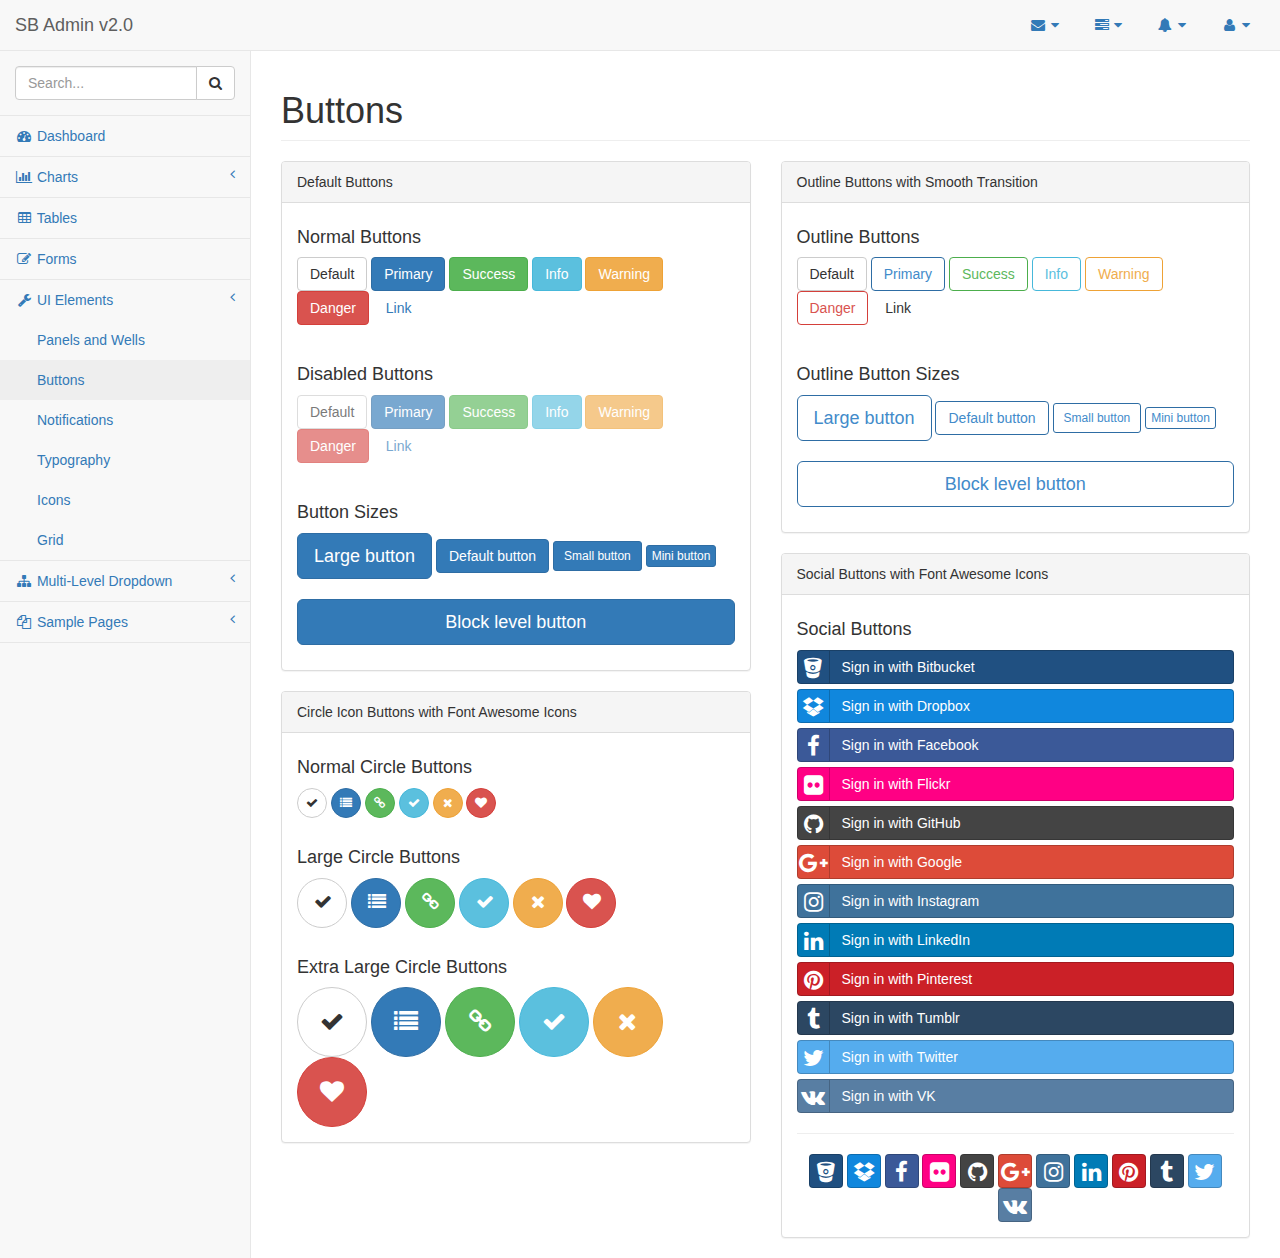
<file: pages/buttons.html>
<!DOCTYPE html>
<html lang="en">

<head>

    <meta charset="utf-8">
    <meta http-equiv="X-UA-Compatible" content="IE=edge">
    <meta name="viewport" content="width=device-width, initial-scale=1">
    <meta name="description" content="">
    <meta name="author" content="">

    <title>SB Admin 2 - Bootstrap Admin Theme</title>

    <!-- Bootstrap Core CSS -->
    <link href="../vendor/bootstrap/css/bootstrap.min.css" rel="stylesheet">

    <!-- MetisMenu CSS -->
    <link href="../vendor/metisMenu/metisMenu.min.css" rel="stylesheet">

    <!-- Social Buttons CSS -->
    <link href="../vendor/bootstrap-social/bootstrap-social.css" rel="stylesheet">

    <!-- Custom CSS -->
    <link href="../dist/css/sb-admin-2.css" rel="stylesheet">

    <!-- Custom Fonts -->
    <link href="../vendor/font-awesome/css/font-awesome.min.css" rel="stylesheet" type="text/css">

    <!-- HTML5 Shim and Respond.js IE8 support of HTML5 elements and media queries -->
    <!-- WARNING: Respond.js doesn't work if you view the page via file:// -->
    <!--[if lt IE 9]>
        <script src="https://oss.maxcdn.com/libs/html5shiv/3.7.0/html5shiv.js"></script>
        <script src="https://oss.maxcdn.com/libs/respond.js/1.4.2/respond.min.js"></script>
    <![endif]-->

</head>

<body>

    <div id="wrapper">

        <!-- Navigation -->
        <nav class="navbar navbar-default navbar-static-top" role="navigation" style="margin-bottom: 0">
            <div class="navbar-header">
                <button type="button" class="navbar-toggle" data-toggle="collapse" data-target=".navbar-collapse">
                    <span class="sr-only">Toggle navigation</span>
                    <span class="icon-bar"></span>
                    <span class="icon-bar"></span>
                    <span class="icon-bar"></span>
                </button>
                <a class="navbar-brand" href="index.html">SB Admin v2.0</a>
            </div>
            <!-- /.navbar-header -->

            <ul class="nav navbar-top-links navbar-right">
                <li class="dropdown">
                    <a class="dropdown-toggle" data-toggle="dropdown" href="#">
                        <i class="fa fa-envelope fa-fw"></i> <i class="fa fa-caret-down"></i>
                    </a>
                    <ul class="dropdown-menu dropdown-messages">
                        <li>
                            <a href="#">
                                <div>
                                    <strong>John Smith</strong>
                                    <span class="pull-right text-muted">
                                        <em>Yesterday</em>
                                    </span>
                                </div>
                                <div>Lorem ipsum dolor sit amet, consectetur adipiscing elit. Pellentesque eleifend...</div>
                            </a>
                        </li>
                        <li class="divider"></li>
                        <li>
                            <a href="#">
                                <div>
                                    <strong>John Smith</strong>
                                    <span class="pull-right text-muted">
                                        <em>Yesterday</em>
                                    </span>
                                </div>
                                <div>Lorem ipsum dolor sit amet, consectetur adipiscing elit. Pellentesque eleifend...</div>
                            </a>
                        </li>
                        <li class="divider"></li>
                        <li>
                            <a href="#">
                                <div>
                                    <strong>John Smith</strong>
                                    <span class="pull-right text-muted">
                                        <em>Yesterday</em>
                                    </span>
                                </div>
                                <div>Lorem ipsum dolor sit amet, consectetur adipiscing elit. Pellentesque eleifend...</div>
                            </a>
                        </li>
                        <li class="divider"></li>
                        <li>
                            <a class="text-center" href="#">
                                <strong>Read All Messages</strong>
                                <i class="fa fa-angle-right"></i>
                            </a>
                        </li>
                    </ul>
                    <!-- /.dropdown-messages -->
                </li>
                <!-- /.dropdown -->
                <li class="dropdown">
                    <a class="dropdown-toggle" data-toggle="dropdown" href="#">
                        <i class="fa fa-tasks fa-fw"></i> <i class="fa fa-caret-down"></i>
                    </a>
                    <ul class="dropdown-menu dropdown-tasks">
                        <li>
                            <a href="#">
                                <div>
                                    <p>
                                        <strong>Task 1</strong>
                                        <span class="pull-right text-muted">40% Complete</span>
                                    </p>
                                    <div class="progress progress-striped active">
                                        <div class="progress-bar progress-bar-success" role="progressbar" aria-valuenow="40" aria-valuemin="0" aria-valuemax="100" style="width: 40%">
                                            <span class="sr-only">40% Complete (success)</span>
                                        </div>
                                    </div>
                                </div>
                            </a>
                        </li>
                        <li class="divider"></li>
                        <li>
                            <a href="#">
                                <div>
                                    <p>
                                        <strong>Task 2</strong>
                                        <span class="pull-right text-muted">20% Complete</span>
                                    </p>
                                    <div class="progress progress-striped active">
                                        <div class="progress-bar progress-bar-info" role="progressbar" aria-valuenow="20" aria-valuemin="0" aria-valuemax="100" style="width: 20%">
                                            <span class="sr-only">20% Complete</span>
                                        </div>
                                    </div>
                                </div>
                            </a>
                        </li>
                        <li class="divider"></li>
                        <li>
                            <a href="#">
                                <div>
                                    <p>
                                        <strong>Task 3</strong>
                                        <span class="pull-right text-muted">60% Complete</span>
                                    </p>
                                    <div class="progress progress-striped active">
                                        <div class="progress-bar progress-bar-warning" role="progressbar" aria-valuenow="60" aria-valuemin="0" aria-valuemax="100" style="width: 60%">
                                            <span class="sr-only">60% Complete (warning)</span>
                                        </div>
                                    </div>
                                </div>
                            </a>
                        </li>
                        <li class="divider"></li>
                        <li>
                            <a href="#">
                                <div>
                                    <p>
                                        <strong>Task 4</strong>
                                        <span class="pull-right text-muted">80% Complete</span>
                                    </p>
                                    <div class="progress progress-striped active">
                                        <div class="progress-bar progress-bar-danger" role="progressbar" aria-valuenow="80" aria-valuemin="0" aria-valuemax="100" style="width: 80%">
                                            <span class="sr-only">80% Complete (danger)</span>
                                        </div>
                                    </div>
                                </div>
                            </a>
                        </li>
                        <li class="divider"></li>
                        <li>
                            <a class="text-center" href="#">
                                <strong>See All Tasks</strong>
                                <i class="fa fa-angle-right"></i>
                            </a>
                        </li>
                    </ul>
                    <!-- /.dropdown-tasks -->
                </li>
                <!-- /.dropdown -->
                <li class="dropdown">
                    <a class="dropdown-toggle" data-toggle="dropdown" href="#">
                        <i class="fa fa-bell fa-fw"></i> <i class="fa fa-caret-down"></i>
                    </a>
                    <ul class="dropdown-menu dropdown-alerts">
                        <li>
                            <a href="#">
                                <div>
                                    <i class="fa fa-comment fa-fw"></i> New Comment
                                    <span class="pull-right text-muted small">4 minutes ago</span>
                                </div>
                            </a>
                        </li>
                        <li class="divider"></li>
                        <li>
                            <a href="#">
                                <div>
                                    <i class="fa fa-twitter fa-fw"></i> 3 New Followers
                                    <span class="pull-right text-muted small">12 minutes ago</span>
                                </div>
                            </a>
                        </li>
                        <li class="divider"></li>
                        <li>
                            <a href="#">
                                <div>
                                    <i class="fa fa-envelope fa-fw"></i> Message Sent
                                    <span class="pull-right text-muted small">4 minutes ago</span>
                                </div>
                            </a>
                        </li>
                        <li class="divider"></li>
                        <li>
                            <a href="#">
                                <div>
                                    <i class="fa fa-tasks fa-fw"></i> New Task
                                    <span class="pull-right text-muted small">4 minutes ago</span>
                                </div>
                            </a>
                        </li>
                        <li class="divider"></li>
                        <li>
                            <a href="#">
                                <div>
                                    <i class="fa fa-upload fa-fw"></i> Server Rebooted
                                    <span class="pull-right text-muted small">4 minutes ago</span>
                                </div>
                            </a>
                        </li>
                        <li class="divider"></li>
                        <li>
                            <a class="text-center" href="#">
                                <strong>See All Alerts</strong>
                                <i class="fa fa-angle-right"></i>
                            </a>
                        </li>
                    </ul>
                    <!-- /.dropdown-alerts -->
                </li>
                <!-- /.dropdown -->
                <li class="dropdown">
                    <a class="dropdown-toggle" data-toggle="dropdown" href="#">
                        <i class="fa fa-user fa-fw"></i> <i class="fa fa-caret-down"></i>
                    </a>
                    <ul class="dropdown-menu dropdown-user">
                        <li><a href="#"><i class="fa fa-user fa-fw"></i> User Profile</a>
                        </li>
                        <li><a href="#"><i class="fa fa-gear fa-fw"></i> Settings</a>
                        </li>
                        <li class="divider"></li>
                        <li><a href="login.html"><i class="fa fa-sign-out fa-fw"></i> Logout</a>
                        </li>
                    </ul>
                    <!-- /.dropdown-user -->
                </li>
                <!-- /.dropdown -->
            </ul>
            <!-- /.navbar-top-links -->

            <div class="navbar-default sidebar" role="navigation">
                <div class="sidebar-nav navbar-collapse">
                    <ul class="nav" id="side-menu">
                        <li class="sidebar-search">
                            <div class="input-group custom-search-form">
                                <input type="text" class="form-control" placeholder="Search...">
                                <span class="input-group-btn">
                                <button class="btn btn-default" type="button">
                                    <i class="fa fa-search"></i>
                                </button>
                            </span>
                            </div>
                            <!-- /input-group -->
                        </li>
                        <li>
                            <a href="index.html"><i class="fa fa-dashboard fa-fw"></i> Dashboard</a>
                        </li>
                        <li>
                            <a href="#"><i class="fa fa-bar-chart-o fa-fw"></i> Charts<span class="fa arrow"></span></a>
                            <ul class="nav nav-second-level">
                                <li>
                                    <a href="flot.html">Flot Charts</a>
                                </li>
                                <li>
                                    <a href="morris.html">Morris.js Charts</a>
                                </li>
                            </ul>
                            <!-- /.nav-second-level -->
                        </li>
                        <li>
                            <a href="tables.html"><i class="fa fa-table fa-fw"></i> Tables</a>
                        </li>
                        <li>
                            <a href="forms.html"><i class="fa fa-edit fa-fw"></i> Forms</a>
                        </li>
                        <li>
                            <a href="#"><i class="fa fa-wrench fa-fw"></i> UI Elements<span class="fa arrow"></span></a>
                            <ul class="nav nav-second-level">
                                <li>
                                    <a href="panels-wells.html">Panels and Wells</a>
                                </li>
                                <li>
                                    <a href="buttons.html">Buttons</a>
                                </li>
                                <li>
                                    <a href="notifications.html">Notifications</a>
                                </li>
                                <li>
                                    <a href="typography.html">Typography</a>
                                </li>
                                <li>
                                    <a href="icons.html"> Icons</a>
                                </li>
                                <li>
                                    <a href="grid.html">Grid</a>
                                </li>
                            </ul>
                            <!-- /.nav-second-level -->
                        </li>
                        <li>
                            <a href="#"><i class="fa fa-sitemap fa-fw"></i> Multi-Level Dropdown<span class="fa arrow"></span></a>
                            <ul class="nav nav-second-level">
                                <li>
                                    <a href="#">Second Level Item</a>
                                </li>
                                <li>
                                    <a href="#">Second Level Item</a>
                                </li>
                                <li>
                                    <a href="#">Third Level <span class="fa arrow"></span></a>
                                    <ul class="nav nav-third-level">
                                        <li>
                                            <a href="#">Third Level Item</a>
                                        </li>
                                        <li>
                                            <a href="#">Third Level Item</a>
                                        </li>
                                        <li>
                                            <a href="#">Third Level Item</a>
                                        </li>
                                        <li>
                                            <a href="#">Third Level Item</a>
                                        </li>
                                    </ul>
                                    <!-- /.nav-third-level -->
                                </li>
                            </ul>
                            <!-- /.nav-second-level -->
                        </li>
                        <li>
                            <a href="#"><i class="fa fa-files-o fa-fw"></i> Sample Pages<span class="fa arrow"></span></a>
                            <ul class="nav nav-second-level">
                                <li>
                                    <a href="blank.html">Blank Page</a>
                                </li>
                                <li>
                                    <a href="login.html">Login Page</a>
                                </li>
                            </ul>
                            <!-- /.nav-second-level -->
                        </li>
                    </ul>
                </div>
                <!-- /.sidebar-collapse -->
            </div>
            <!-- /.navbar-static-side -->
        </nav>

        <!-- Page Content -->
        <div id="page-wrapper">
            <div class="row">
                <div class="col-lg-12">
                    <h1 class="page-header">Buttons</h1>
                </div>
                <!-- /.col-lg-12 -->
            </div>
            <!-- /.row -->
            <div class="row">
                <div class="col-lg-6">
                    <div class="panel panel-default">
                        <div class="panel-heading">
                            Default Buttons
                        </div>
                        <!-- /.panel-heading -->
                        <div class="panel-body">
                            <h4>Normal Buttons</h4>
                            <p>
                                <button type="button" class="btn btn-default">Default</button>
                                <button type="button" class="btn btn-primary">Primary</button>
                                <button type="button" class="btn btn-success">Success</button>
                                <button type="button" class="btn btn-info">Info</button>
                                <button type="button" class="btn btn-warning">Warning</button>
                                <button type="button" class="btn btn-danger">Danger</button>
                                <button type="button" class="btn btn-link">Link</button>
                            </p>
                            <br>
                            <h4>Disabled Buttons</h4>
                            <p>
                                <button type="button" class="btn btn-default disabled">Default</button>
                                <button type="button" class="btn btn-primary disabled">Primary</button>
                                <button type="button" class="btn btn-success disabled">Success</button>
                                <button type="button" class="btn btn-info disabled">Info</button>
                                <button type="button" class="btn btn-warning disabled">Warning</button>
                                <button type="button" class="btn btn-danger disabled">Danger</button>
                                <button type="button" class="btn btn-link disabled">Link</button>
                            </p>
                            <br>
                            <h4>Button Sizes</h4>
                            <p>
                                <button type="button" class="btn btn-primary btn-lg">Large button</button>
                                <button type="button" class="btn btn-primary">Default button</button>
                                <button type="button" class="btn btn-primary btn-sm">Small button</button>
                                <button type="button" class="btn btn-primary btn-xs">Mini button</button>
                                <br>
                                <br>
                                <button type="button" class="btn btn-primary btn-lg btn-block">Block level button</button>
                            </p>
                        </div>
                        <!-- /.panel-body -->
                    </div>
                    <!-- /.panel -->
                    <div class="panel panel-default">
                        <div class="panel-heading">
                            Circle Icon Buttons with Font Awesome Icons
                        </div>
                        <!-- /.panel-heading -->
                        <div class="panel-body">
                            <h4>Normal Circle Buttons</h4>
                            <button type="button" class="btn btn-default btn-circle"><i class="fa fa-check"></i>
                            </button>
                            <button type="button" class="btn btn-primary btn-circle"><i class="fa fa-list"></i>
                            </button>
                            <button type="button" class="btn btn-success btn-circle"><i class="fa fa-link"></i>
                            </button>
                            <button type="button" class="btn btn-info btn-circle"><i class="fa fa-check"></i>
                            </button>
                            <button type="button" class="btn btn-warning btn-circle"><i class="fa fa-times"></i>
                            </button>
                            <button type="button" class="btn btn-danger btn-circle"><i class="fa fa-heart"></i>
                            </button>
                            <br>
                            <br>
                            <h4>Large Circle Buttons</h4>
                            <button type="button" class="btn btn-default btn-circle btn-lg"><i class="fa fa-check"></i>
                            </button>
                            <button type="button" class="btn btn-primary btn-circle btn-lg"><i class="fa fa-list"></i>
                            </button>
                            <button type="button" class="btn btn-success btn-circle btn-lg"><i class="fa fa-link"></i>
                            </button>
                            <button type="button" class="btn btn-info btn-circle btn-lg"><i class="fa fa-check"></i>
                            </button>
                            <button type="button" class="btn btn-warning btn-circle btn-lg"><i class="fa fa-times"></i>
                            </button>
                            <button type="button" class="btn btn-danger btn-circle btn-lg"><i class="fa fa-heart"></i>
                            </button>
                            <br>
                            <br>
                            <h4>Extra Large Circle Buttons</h4>
                            <button type="button" class="btn btn-default btn-circle btn-xl"><i class="fa fa-check"></i>
                            </button>
                            <button type="button" class="btn btn-primary btn-circle btn-xl"><i class="fa fa-list"></i>
                            </button>
                            <button type="button" class="btn btn-success btn-circle btn-xl"><i class="fa fa-link"></i>
                            </button>
                            <button type="button" class="btn btn-info btn-circle btn-xl"><i class="fa fa-check"></i>
                            </button>
                            <button type="button" class="btn btn-warning btn-circle btn-xl"><i class="fa fa-times"></i>
                            </button>
                            <button type="button" class="btn btn-danger btn-circle btn-xl"><i class="fa fa-heart"></i>
                            </button>
                        </div>
                        <!-- /.panel-body -->
                    </div>
                    <!-- /.panel -->
                </div>
                <!-- /.col-lg-6 -->
                <div class="col-lg-6">
                    <div class="panel panel-default">
                        <div class="panel-heading">
                            Outline Buttons with Smooth Transition
                        </div>
                        <!-- /.panel-heading -->
                        <div class="panel-body">
                            <h4>Outline Buttons</h4>
                            <p>
                                <button type="button" class="btn btn-outline btn-default">Default</button>
                                <button type="button" class="btn btn-outline btn-primary">Primary</button>
                                <button type="button" class="btn btn-outline btn-success">Success</button>
                                <button type="button" class="btn btn-outline btn-info">Info</button>
                                <button type="button" class="btn btn-outline btn-warning">Warning</button>
                                <button type="button" class="btn btn-outline btn-danger">Danger</button>
                                <button type="button" class="btn btn-outline btn-link">Link</button>
                            </p>
                            <br>
                            <h4>Outline Button Sizes</h4>
                            <p>
                                <button type="button" class="btn btn-outline btn-primary btn-lg">Large button</button>
                                <button type="button" class="btn btn-outline btn-primary">Default button</button>
                                <button type="button" class="btn btn-outline btn-primary btn-sm">Small button</button>
                                <button type="button" class="btn btn-outline btn-primary btn-xs">Mini button</button>
                                <br>
                                <br>
                                <button type="button" class="btn btn-outline btn-primary btn-lg btn-block">Block level button</button>
                            </p>
                        </div>
                        <!-- /.panel-body -->
                    </div>
                    <!-- /.panel -->
                    <div class="panel panel-default">
                        <div class="panel-heading">
                            Social Buttons with Font Awesome Icons
                        </div>
                        <!-- /.panel-heading -->
                        <div class="panel-body">
                            <h4>Social Buttons</h4>
                            <a class="btn btn-block btn-social btn-bitbucket">
                                <i class="fa fa-bitbucket"></i> Sign in with Bitbucket
                            </a>
                            <a class="btn btn-block btn-social btn-dropbox">
                                <i class="fa fa-dropbox"></i> Sign in with Dropbox
                            </a>
                            <a class="btn btn-block btn-social btn-facebook">
                                <i class="fa fa-facebook"></i> Sign in with Facebook
                            </a>
                            <a class="btn btn-block btn-social btn-flickr">
                                <i class="fa fa-flickr"></i> Sign in with Flickr
                            </a>
                            <a class="btn btn-block btn-social btn-github">
                                <i class="fa fa-github"></i> Sign in with GitHub
                            </a>
                            <a class="btn btn-block btn-social btn-google-plus">
                                <i class="fa fa-google-plus"></i> Sign in with Google
                            </a>
                            <a class="btn btn-block btn-social btn-instagram">
                                <i class="fa fa-instagram"></i> Sign in with Instagram
                            </a>
                            <a class="btn btn-block btn-social btn-linkedin">
                                <i class="fa fa-linkedin"></i> Sign in with LinkedIn
                            </a>
                            <a class="btn btn-block btn-social btn-pinterest">
                                <i class="fa fa-pinterest"></i> Sign in with Pinterest
                            </a>
                            <a class="btn btn-block btn-social btn-tumblr">
                                <i class="fa fa-tumblr"></i> Sign in with Tumblr
                            </a>
                            <a class="btn btn-block btn-social btn-twitter">
                                <i class="fa fa-twitter"></i> Sign in with Twitter
                            </a>
                            <a class="btn btn-block btn-social btn-vk">
                                <i class="fa fa-vk"></i> Sign in with VK
                            </a>

                            <hr>

                            <div class="text-center">
                                <a class="btn btn-social-icon btn-bitbucket"><i class="fa fa-bitbucket"></i></a>
                                <a class="btn btn-social-icon btn-dropbox"><i class="fa fa-dropbox"></i></a>
                                <a class="btn btn-social-icon btn-facebook"><i class="fa fa-facebook"></i></a>
                                <a class="btn btn-social-icon btn-flickr"><i class="fa fa-flickr"></i></a>
                                <a class="btn btn-social-icon btn-github"><i class="fa fa-github"></i></a>
                                <a class="btn btn-social-icon btn-google-plus"><i class="fa fa-google-plus"></i></a>
                                <a class="btn btn-social-icon btn-instagram"><i class="fa fa-instagram"></i></a>
                                <a class="btn btn-social-icon btn-linkedin"><i class="fa fa-linkedin"></i></a>
                                <a class="btn btn-social-icon btn-pinterest"><i class="fa fa-pinterest"></i></a>
                                <a class="btn btn-social-icon btn-tumblr"><i class="fa fa-tumblr"></i></a>
                                <a class="btn btn-social-icon btn-twitter"><i class="fa fa-twitter"></i></a>
                                <a class="btn btn-social-icon btn-vk"><i class="fa fa-vk"></i></a>
                            </div>
                        </div>
                        <!-- /.panel-body -->
                    </div>
                    <!-- /.panel -->
                </div>
                <!-- /.col-lg-6 -->
            </div>
            <!-- /.row -->
        </div>
        <!-- /#page-wrapper -->

    </div>
    <!-- /#wrapper -->

    <!-- jQuery -->
    <script src="../vendor/jquery/jquery.min.js"></script>

    <!-- Bootstrap Core JavaScript -->
    <script src="../vendor/bootstrap/js/bootstrap.min.js"></script>

    <!-- Metis Menu Plugin JavaScript -->
    <script src="../vendor/metisMenu/metisMenu.min.js"></script>

    <!-- Custom Theme JavaScript -->
    <script src="../dist/js/sb-admin-2.js"></script>

</body>

</html>
</file>
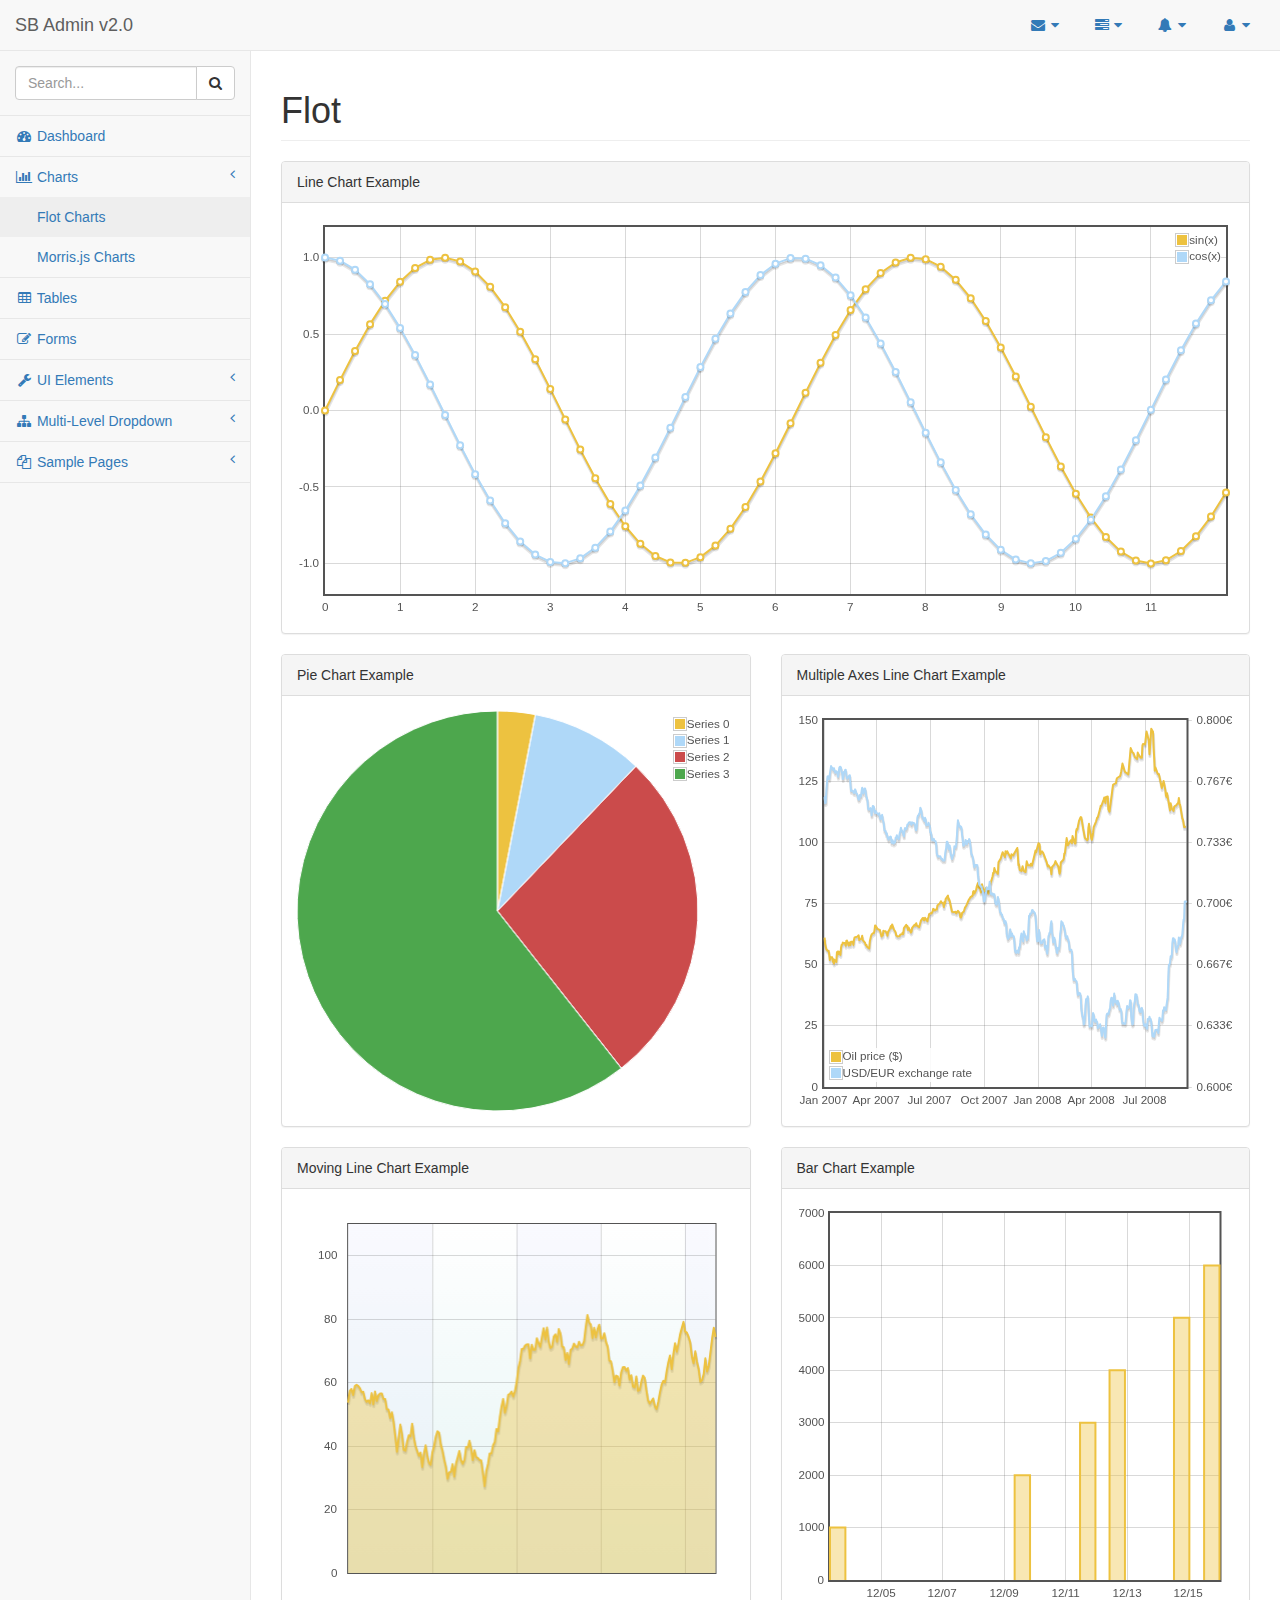
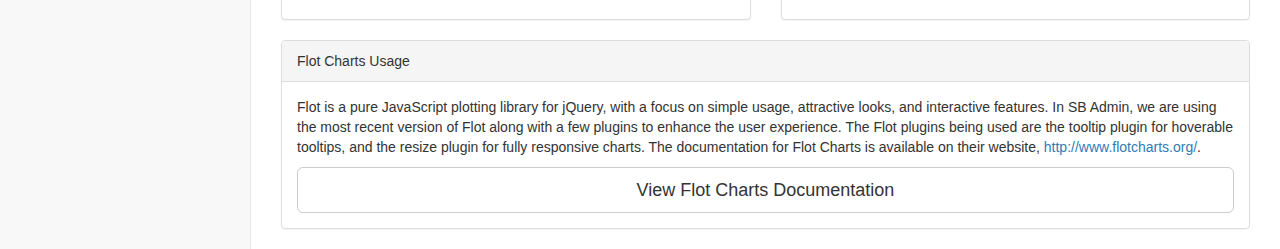
<file: pages/flot.html>
<!DOCTYPE html>
<html lang="en">

<head>

    <meta charset="utf-8">
    <meta http-equiv="X-UA-Compatible" content="IE=edge">
    <meta name="viewport" content="width=device-width, initial-scale=1">
    <meta name="description" content="">
    <meta name="author" content="">

    <title>SB Admin 2 - Bootstrap Admin Theme</title>

    <!-- Bootstrap Core CSS -->
    <link href="../vendor/bootstrap/css/bootstrap.min.css" rel="stylesheet">

    <!-- MetisMenu CSS -->
    <link href="../vendor/metisMenu/metisMenu.min.css" rel="stylesheet">

    <!-- Custom CSS -->
    <link href="../dist/css/sb-admin-2.css" rel="stylesheet">

    <!-- Morris Charts CSS -->
    <link href="../vendor/morrisjs/morris.css" rel="stylesheet">

    <!-- Custom Fonts -->
    <link href="../vendor/font-awesome/css/font-awesome.min.css" rel="stylesheet" type="text/css">

    <!-- HTML5 Shim and Respond.js IE8 support of HTML5 elements and media queries -->
    <!-- WARNING: Respond.js doesn't work if you view the page via file:// -->
    <!--[if lt IE 9]>
        <script src="https://oss.maxcdn.com/libs/html5shiv/3.7.0/html5shiv.js"></script>
        <script src="https://oss.maxcdn.com/libs/respond.js/1.4.2/respond.min.js"></script>
    <![endif]-->

</head>

<body>

    <div id="wrapper">

        <!-- Navigation -->
        <nav class="navbar navbar-default navbar-static-top" role="navigation" style="margin-bottom: 0">
            <div class="navbar-header">
                <button type="button" class="navbar-toggle" data-toggle="collapse" data-target=".navbar-collapse">
                    <span class="sr-only">Toggle navigation</span>
                    <span class="icon-bar"></span>
                    <span class="icon-bar"></span>
                    <span class="icon-bar"></span>
                </button>
                <a class="navbar-brand" href="index.html">SB Admin v2.0</a>
            </div>
            <!-- /.navbar-header -->

            <ul class="nav navbar-top-links navbar-right">
                <li class="dropdown">
                    <a class="dropdown-toggle" data-toggle="dropdown" href="#">
                        <i class="fa fa-envelope fa-fw"></i> <i class="fa fa-caret-down"></i>
                    </a>
                    <ul class="dropdown-menu dropdown-messages">
                        <li>
                            <a href="#">
                                <div>
                                    <strong>John Smith</strong>
                                    <span class="pull-right text-muted">
                                        <em>Yesterday</em>
                                    </span>
                                </div>
                                <div>Lorem ipsum dolor sit amet, consectetur adipiscing elit. Pellentesque eleifend...</div>
                            </a>
                        </li>
                        <li class="divider"></li>
                        <li>
                            <a href="#">
                                <div>
                                    <strong>John Smith</strong>
                                    <span class="pull-right text-muted">
                                        <em>Yesterday</em>
                                    </span>
                                </div>
                                <div>Lorem ipsum dolor sit amet, consectetur adipiscing elit. Pellentesque eleifend...</div>
                            </a>
                        </li>
                        <li class="divider"></li>
                        <li>
                            <a href="#">
                                <div>
                                    <strong>John Smith</strong>
                                    <span class="pull-right text-muted">
                                        <em>Yesterday</em>
                                    </span>
                                </div>
                                <div>Lorem ipsum dolor sit amet, consectetur adipiscing elit. Pellentesque eleifend...</div>
                            </a>
                        </li>
                        <li class="divider"></li>
                        <li>
                            <a class="text-center" href="#">
                                <strong>Read All Messages</strong>
                                <i class="fa fa-angle-right"></i>
                            </a>
                        </li>
                    </ul>
                    <!-- /.dropdown-messages -->
                </li>
                <!-- /.dropdown -->
                <li class="dropdown">
                    <a class="dropdown-toggle" data-toggle="dropdown" href="#">
                        <i class="fa fa-tasks fa-fw"></i> <i class="fa fa-caret-down"></i>
                    </a>
                    <ul class="dropdown-menu dropdown-tasks">
                        <li>
                            <a href="#">
                                <div>
                                    <p>
                                        <strong>Task 1</strong>
                                        <span class="pull-right text-muted">40% Complete</span>
                                    </p>
                                    <div class="progress progress-striped active">
                                        <div class="progress-bar progress-bar-success" role="progressbar" aria-valuenow="40" aria-valuemin="0" aria-valuemax="100" style="width: 40%">
                                            <span class="sr-only">40% Complete (success)</span>
                                        </div>
                                    </div>
                                </div>
                            </a>
                        </li>
                        <li class="divider"></li>
                        <li>
                            <a href="#">
                                <div>
                                    <p>
                                        <strong>Task 2</strong>
                                        <span class="pull-right text-muted">20% Complete</span>
                                    </p>
                                    <div class="progress progress-striped active">
                                        <div class="progress-bar progress-bar-info" role="progressbar" aria-valuenow="20" aria-valuemin="0" aria-valuemax="100" style="width: 20%">
                                            <span class="sr-only">20% Complete</span>
                                        </div>
                                    </div>
                                </div>
                            </a>
                        </li>
                        <li class="divider"></li>
                        <li>
                            <a href="#">
                                <div>
                                    <p>
                                        <strong>Task 3</strong>
                                        <span class="pull-right text-muted">60% Complete</span>
                                    </p>
                                    <div class="progress progress-striped active">
                                        <div class="progress-bar progress-bar-warning" role="progressbar" aria-valuenow="60" aria-valuemin="0" aria-valuemax="100" style="width: 60%">
                                            <span class="sr-only">60% Complete (warning)</span>
                                        </div>
                                    </div>
                                </div>
                            </a>
                        </li>
                        <li class="divider"></li>
                        <li>
                            <a href="#">
                                <div>
                                    <p>
                                        <strong>Task 4</strong>
                                        <span class="pull-right text-muted">80% Complete</span>
                                    </p>
                                    <div class="progress progress-striped active">
                                        <div class="progress-bar progress-bar-danger" role="progressbar" aria-valuenow="80" aria-valuemin="0" aria-valuemax="100" style="width: 80%">
                                            <span class="sr-only">80% Complete (danger)</span>
                                        </div>
                                    </div>
                                </div>
                            </a>
                        </li>
                        <li class="divider"></li>
                        <li>
                            <a class="text-center" href="#">
                                <strong>See All Tasks</strong>
                                <i class="fa fa-angle-right"></i>
                            </a>
                        </li>
                    </ul>
                    <!-- /.dropdown-tasks -->
                </li>
                <!-- /.dropdown -->
                <li class="dropdown">
                    <a class="dropdown-toggle" data-toggle="dropdown" href="#">
                        <i class="fa fa-bell fa-fw"></i> <i class="fa fa-caret-down"></i>
                    </a>
                    <ul class="dropdown-menu dropdown-alerts">
                        <li>
                            <a href="#">
                                <div>
                                    <i class="fa fa-comment fa-fw"></i> New Comment
                                    <span class="pull-right text-muted small">4 minutes ago</span>
                                </div>
                            </a>
                        </li>
                        <li class="divider"></li>
                        <li>
                            <a href="#">
                                <div>
                                    <i class="fa fa-twitter fa-fw"></i> 3 New Followers
                                    <span class="pull-right text-muted small">12 minutes ago</span>
                                </div>
                            </a>
                        </li>
                        <li class="divider"></li>
                        <li>
                            <a href="#">
                                <div>
                                    <i class="fa fa-envelope fa-fw"></i> Message Sent
                                    <span class="pull-right text-muted small">4 minutes ago</span>
                                </div>
                            </a>
                        </li>
                        <li class="divider"></li>
                        <li>
                            <a href="#">
                                <div>
                                    <i class="fa fa-tasks fa-fw"></i> New Task
                                    <span class="pull-right text-muted small">4 minutes ago</span>
                                </div>
                            </a>
                        </li>
                        <li class="divider"></li>
                        <li>
                            <a href="#">
                                <div>
                                    <i class="fa fa-upload fa-fw"></i> Server Rebooted
                                    <span class="pull-right text-muted small">4 minutes ago</span>
                                </div>
                            </a>
                        </li>
                        <li class="divider"></li>
                        <li>
                            <a class="text-center" href="#">
                                <strong>See All Alerts</strong>
                                <i class="fa fa-angle-right"></i>
                            </a>
                        </li>
                    </ul>
                    <!-- /.dropdown-alerts -->
                </li>
                <!-- /.dropdown -->
                <li class="dropdown">
                    <a class="dropdown-toggle" data-toggle="dropdown" href="#">
                        <i class="fa fa-user fa-fw"></i> <i class="fa fa-caret-down"></i>
                    </a>
                    <ul class="dropdown-menu dropdown-user">
                        <li><a href="#"><i class="fa fa-user fa-fw"></i> User Profile</a>
                        </li>
                        <li><a href="#"><i class="fa fa-gear fa-fw"></i> Settings</a>
                        </li>
                        <li class="divider"></li>
                        <li><a href="login.html"><i class="fa fa-sign-out fa-fw"></i> Logout</a>
                        </li>
                    </ul>
                    <!-- /.dropdown-user -->
                </li>
                <!-- /.dropdown -->
            </ul>
            <!-- /.navbar-top-links -->

            <div class="navbar-default sidebar" role="navigation">
                <div class="sidebar-nav navbar-collapse">
                    <ul class="nav" id="side-menu">
                        <li class="sidebar-search">
                            <div class="input-group custom-search-form">
                                <input type="text" class="form-control" placeholder="Search...">
                                <span class="input-group-btn">
                                <button class="btn btn-default" type="button">
                                    <i class="fa fa-search"></i>
                                </button>
                            </span>
                            </div>
                            <!-- /input-group -->
                        </li>
                        <li>
                            <a href="index.html"><i class="fa fa-dashboard fa-fw"></i> Dashboard</a>
                        </li>
                        <li>
                            <a href="#"><i class="fa fa-bar-chart-o fa-fw"></i> Charts<span class="fa arrow"></span></a>
                            <ul class="nav nav-second-level">
                                <li>
                                    <a href="flot.html">Flot Charts</a>
                                </li>
                                <li>
                                    <a href="morris.html">Morris.js Charts</a>
                                </li>
                            </ul>
                            <!-- /.nav-second-level -->
                        </li>
                        <li>
                            <a href="tables.html"><i class="fa fa-table fa-fw"></i> Tables</a>
                        </li>
                        <li>
                            <a href="forms.html"><i class="fa fa-edit fa-fw"></i> Forms</a>
                        </li>
                        <li>
                            <a href="#"><i class="fa fa-wrench fa-fw"></i> UI Elements<span class="fa arrow"></span></a>
                            <ul class="nav nav-second-level">
                                <li>
                                    <a href="panels-wells.html">Panels and Wells</a>
                                </li>
                                <li>
                                    <a href="buttons.html">Buttons</a>
                                </li>
                                <li>
                                    <a href="notifications.html">Notifications</a>
                                </li>
                                <li>
                                    <a href="typography.html">Typography</a>
                                </li>
                                <li>
                                    <a href="icons.html"> Icons</a>
                                </li>
                                <li>
                                    <a href="grid.html">Grid</a>
                                </li>
                            </ul>
                            <!-- /.nav-second-level -->
                        </li>
                        <li>
                            <a href="#"><i class="fa fa-sitemap fa-fw"></i> Multi-Level Dropdown<span class="fa arrow"></span></a>
                            <ul class="nav nav-second-level">
                                <li>
                                    <a href="#">Second Level Item</a>
                                </li>
                                <li>
                                    <a href="#">Second Level Item</a>
                                </li>
                                <li>
                                    <a href="#">Third Level <span class="fa arrow"></span></a>
                                    <ul class="nav nav-third-level">
                                        <li>
                                            <a href="#">Third Level Item</a>
                                        </li>
                                        <li>
                                            <a href="#">Third Level Item</a>
                                        </li>
                                        <li>
                                            <a href="#">Third Level Item</a>
                                        </li>
                                        <li>
                                            <a href="#">Third Level Item</a>
                                        </li>
                                    </ul>
                                    <!-- /.nav-third-level -->
                                </li>
                            </ul>
                            <!-- /.nav-second-level -->
                        </li>
                        <li>
                            <a href="#"><i class="fa fa-files-o fa-fw"></i> Sample Pages<span class="fa arrow"></span></a>
                            <ul class="nav nav-second-level">
                                <li>
                                    <a href="blank.html">Blank Page</a>
                                </li>
                                <li>
                                    <a href="login.html">Login Page</a>
                                </li>
                            </ul>
                            <!-- /.nav-second-level -->
                        </li>
                    </ul>
                </div>
                <!-- /.sidebar-collapse -->
            </div>
            <!-- /.navbar-static-side -->
        </nav>

        <div id="page-wrapper">
            <div class="row">
                <div class="col-lg-12">
                    <h1 class="page-header">Flot</h1>
                </div>
                <!-- /.col-lg-12 -->
            </div>
            <!-- /.row -->
            <div class="row">
                <div class="col-lg-12">
                    <div class="panel panel-default">
                        <div class="panel-heading">
                            Line Chart Example
                        </div>
                        <!-- /.panel-heading -->
                        <div class="panel-body">
                            <div class="flot-chart">
                                <div class="flot-chart-content" id="flot-line-chart"></div>
                            </div>
                        </div>
                        <!-- /.panel-body -->
                    </div>
                    <!-- /.panel -->
                </div>
                <!-- /.col-lg-12 -->
                <div class="col-lg-6">
                    <div class="panel panel-default">
                        <div class="panel-heading">
                            Pie Chart Example
                        </div>
                        <!-- /.panel-heading -->
                        <div class="panel-body">
                            <div class="flot-chart">
                                <div class="flot-chart-content" id="flot-pie-chart"></div>
                            </div>
                        </div>
                        <!-- /.panel-body -->
                    </div>
                    <!-- /.panel -->
                </div>
                <!-- /.col-lg-6 -->
                <div class="col-lg-6">
                    <div class="panel panel-default">
                        <div class="panel-heading">
                            Multiple Axes Line Chart Example
                        </div>
                        <!-- /.panel-heading -->
                        <div class="panel-body">
                            <div class="flot-chart">
                                <div class="flot-chart-content" id="flot-line-chart-multi"></div>
                            </div>
                        </div>
                        <!-- /.panel-body -->
                    </div>
                    <!-- /.panel -->
                </div>
                <!-- /.col-lg-6 -->
                <div class="col-lg-6">
                    <div class="panel panel-default">
                        <div class="panel-heading">
                            Moving Line Chart Example
                        </div>
                        <!-- /.panel-heading -->
                        <div class="panel-body">
                            <div class="flot-chart">
                                <div class="flot-chart-content" id="flot-line-chart-moving"></div>
                            </div>
                        </div>
                        <!-- /.panel-body -->
                    </div>
                    <!-- /.panel -->
                </div>
                <!-- /.col-lg-6 -->
                <div class="col-lg-6">
                    <div class="panel panel-default">
                        <div class="panel-heading">
                            Bar Chart Example
                        </div>
                        <!-- /.panel-heading -->
                        <div class="panel-body">
                            <div class="flot-chart">
                                <div class="flot-chart-content" id="flot-bar-chart"></div>
                            </div>
                        </div>
                        <!-- /.panel-body -->
                    </div>
                    <!-- /.panel -->
                </div>
                <!-- /.col-lg-6 -->
                <div class="col-lg-12">
                    <div class="panel panel-default">
                        <div class="panel-heading">
                            Flot Charts Usage
                        </div>
                        <!-- /.panel-heading -->
                        <div class="panel-body">
                            <p>Flot is a pure JavaScript plotting library for jQuery, with a focus on simple usage, attractive looks, and interactive features. In SB Admin, we are using the most recent version of Flot along with a few plugins to enhance the user experience. The Flot plugins being used are the tooltip plugin for hoverable tooltips, and the resize plugin for fully responsive charts. The documentation for Flot Charts is available on their website, <a target="_blank" href="http://www.flotcharts.org/">http://www.flotcharts.org/</a>.</p>
                            <a target="_blank" class="btn btn-default btn-lg btn-block" href="http://www.flotcharts.org/">View Flot Charts Documentation</a>
                        </div>
                        <!-- /.panel-body -->
                    </div>
                    <!-- /.panel -->
                </div>
                <!-- /.col-lg-6 -->
            </div>
            <!-- /.row -->
        </div>
        <!-- /#page-wrapper -->

    </div>
    <!-- /#wrapper -->

    <!-- jQuery -->
    <script src="../vendor/jquery/jquery.min.js"></script>

    <!-- Bootstrap Core JavaScript -->
    <script src="../vendor/bootstrap/js/bootstrap.min.js"></script>

    <!-- Metis Menu Plugin JavaScript -->
    <script src="../vendor/metisMenu/metisMenu.min.js"></script>

    <!-- Flot Charts JavaScript -->
    <script src="../vendor/flot/excanvas.min.js"></script>
    <script src="../vendor/flot/jquery.flot.js"></script>
    <script src="../vendor/flot/jquery.flot.pie.js"></script>
    <script src="../vendor/flot/jquery.flot.resize.js"></script>
    <script src="../vendor/flot/jquery.flot.time.js"></script>
    <script src="../vendor/flot-tooltip/jquery.flot.tooltip.min.js"></script>
    <script src="../data/flot-data.js"></script>

    <!-- Custom Theme JavaScript -->
    <script src="../dist/js/sb-admin-2.js"></script>

</body>

</html>
</file>
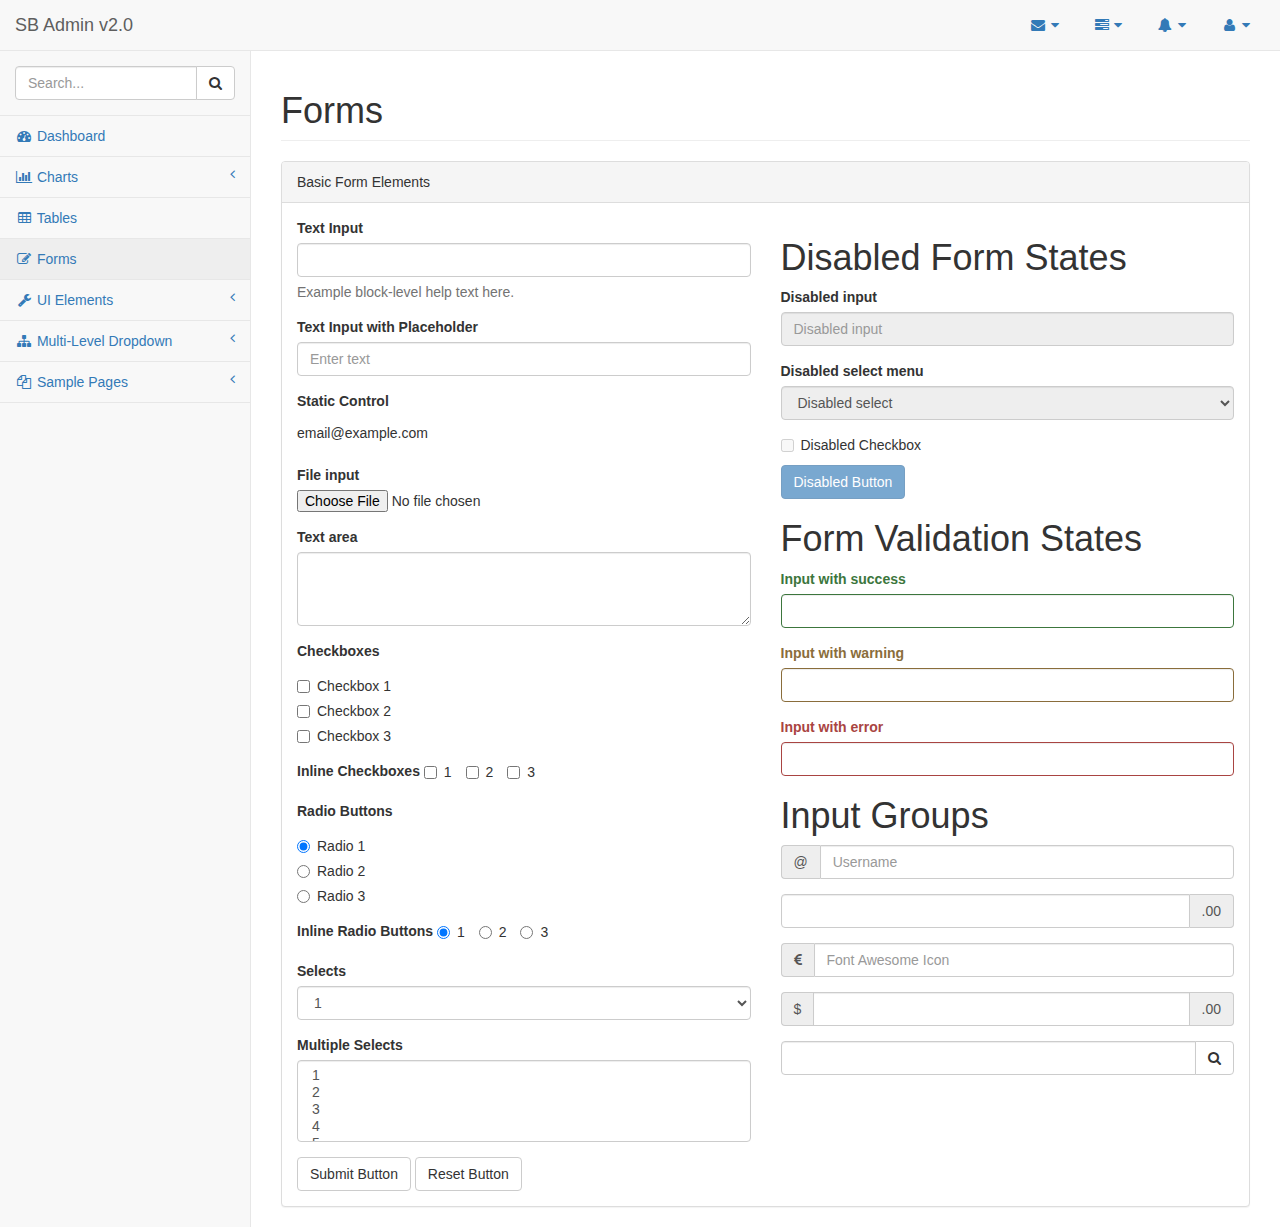
<file: pages/forms.html>
<!DOCTYPE html>
<html lang="en">

<head>

    <meta charset="utf-8">
    <meta http-equiv="X-UA-Compatible" content="IE=edge">
    <meta name="viewport" content="width=device-width, initial-scale=1">
    <meta name="description" content="">
    <meta name="author" content="">

    <title>SB Admin 2 - Bootstrap Admin Theme</title>

    <!-- Bootstrap Core CSS -->
    <link href="../vendor/bootstrap/css/bootstrap.min.css" rel="stylesheet">

    <!-- MetisMenu CSS -->
    <link href="../vendor/metisMenu/metisMenu.min.css" rel="stylesheet">

    <!-- Custom CSS -->
    <link href="../dist/css/sb-admin-2.css" rel="stylesheet">

    <!-- Custom Fonts -->
    <link href="../vendor/font-awesome/css/font-awesome.min.css" rel="stylesheet" type="text/css">

    <!-- HTML5 Shim and Respond.js IE8 support of HTML5 elements and media queries -->
    <!-- WARNING: Respond.js doesn't work if you view the page via file:// -->
    <!--[if lt IE 9]>
        <script src="https://oss.maxcdn.com/libs/html5shiv/3.7.0/html5shiv.js"></script>
        <script src="https://oss.maxcdn.com/libs/respond.js/1.4.2/respond.min.js"></script>
    <![endif]-->

</head>

<body>

    <div id="wrapper">

        <!-- Navigation -->
        <nav class="navbar navbar-default navbar-static-top" role="navigation" style="margin-bottom: 0">
            <div class="navbar-header">
                <button type="button" class="navbar-toggle" data-toggle="collapse" data-target=".navbar-collapse">
                    <span class="sr-only">Toggle navigation</span>
                    <span class="icon-bar"></span>
                    <span class="icon-bar"></span>
                    <span class="icon-bar"></span>
                </button>
                <a class="navbar-brand" href="index.html">SB Admin v2.0</a>
            </div>
            <!-- /.navbar-header -->

            <ul class="nav navbar-top-links navbar-right">
                <li class="dropdown">
                    <a class="dropdown-toggle" data-toggle="dropdown" href="#">
                        <i class="fa fa-envelope fa-fw"></i> <i class="fa fa-caret-down"></i>
                    </a>
                    <ul class="dropdown-menu dropdown-messages">
                        <li>
                            <a href="#">
                                <div>
                                    <strong>John Smith</strong>
                                    <span class="pull-right text-muted">
                                        <em>Yesterday</em>
                                    </span>
                                </div>
                                <div>Lorem ipsum dolor sit amet, consectetur adipiscing elit. Pellentesque eleifend...</div>
                            </a>
                        </li>
                        <li class="divider"></li>
                        <li>
                            <a href="#">
                                <div>
                                    <strong>John Smith</strong>
                                    <span class="pull-right text-muted">
                                        <em>Yesterday</em>
                                    </span>
                                </div>
                                <div>Lorem ipsum dolor sit amet, consectetur adipiscing elit. Pellentesque eleifend...</div>
                            </a>
                        </li>
                        <li class="divider"></li>
                        <li>
                            <a href="#">
                                <div>
                                    <strong>John Smith</strong>
                                    <span class="pull-right text-muted">
                                        <em>Yesterday</em>
                                    </span>
                                </div>
                                <div>Lorem ipsum dolor sit amet, consectetur adipiscing elit. Pellentesque eleifend...</div>
                            </a>
                        </li>
                        <li class="divider"></li>
                        <li>
                            <a class="text-center" href="#">
                                <strong>Read All Messages</strong>
                                <i class="fa fa-angle-right"></i>
                            </a>
                        </li>
                    </ul>
                    <!-- /.dropdown-messages -->
                </li>
                <!-- /.dropdown -->
                <li class="dropdown">
                    <a class="dropdown-toggle" data-toggle="dropdown" href="#">
                        <i class="fa fa-tasks fa-fw"></i> <i class="fa fa-caret-down"></i>
                    </a>
                    <ul class="dropdown-menu dropdown-tasks">
                        <li>
                            <a href="#">
                                <div>
                                    <p>
                                        <strong>Task 1</strong>
                                        <span class="pull-right text-muted">40% Complete</span>
                                    </p>
                                    <div class="progress progress-striped active">
                                        <div class="progress-bar progress-bar-success" role="progressbar" aria-valuenow="40" aria-valuemin="0" aria-valuemax="100" style="width: 40%">
                                            <span class="sr-only">40% Complete (success)</span>
                                        </div>
                                    </div>
                                </div>
                            </a>
                        </li>
                        <li class="divider"></li>
                        <li>
                            <a href="#">
                                <div>
                                    <p>
                                        <strong>Task 2</strong>
                                        <span class="pull-right text-muted">20% Complete</span>
                                    </p>
                                    <div class="progress progress-striped active">
                                        <div class="progress-bar progress-bar-info" role="progressbar" aria-valuenow="20" aria-valuemin="0" aria-valuemax="100" style="width: 20%">
                                            <span class="sr-only">20% Complete</span>
                                        </div>
                                    </div>
                                </div>
                            </a>
                        </li>
                        <li class="divider"></li>
                        <li>
                            <a href="#">
                                <div>
                                    <p>
                                        <strong>Task 3</strong>
                                        <span class="pull-right text-muted">60% Complete</span>
                                    </p>
                                    <div class="progress progress-striped active">
                                        <div class="progress-bar progress-bar-warning" role="progressbar" aria-valuenow="60" aria-valuemin="0" aria-valuemax="100" style="width: 60%">
                                            <span class="sr-only">60% Complete (warning)</span>
                                        </div>
                                    </div>
                                </div>
                            </a>
                        </li>
                        <li class="divider"></li>
                        <li>
                            <a href="#">
                                <div>
                                    <p>
                                        <strong>Task 4</strong>
                                        <span class="pull-right text-muted">80% Complete</span>
                                    </p>
                                    <div class="progress progress-striped active">
                                        <div class="progress-bar progress-bar-danger" role="progressbar" aria-valuenow="80" aria-valuemin="0" aria-valuemax="100" style="width: 80%">
                                            <span class="sr-only">80% Complete (danger)</span>
                                        </div>
                                    </div>
                                </div>
                            </a>
                        </li>
                        <li class="divider"></li>
                        <li>
                            <a class="text-center" href="#">
                                <strong>See All Tasks</strong>
                                <i class="fa fa-angle-right"></i>
                            </a>
                        </li>
                    </ul>
                    <!-- /.dropdown-tasks -->
                </li>
                <!-- /.dropdown -->
                <li class="dropdown">
                    <a class="dropdown-toggle" data-toggle="dropdown" href="#">
                        <i class="fa fa-bell fa-fw"></i> <i class="fa fa-caret-down"></i>
                    </a>
                    <ul class="dropdown-menu dropdown-alerts">
                        <li>
                            <a href="#">
                                <div>
                                    <i class="fa fa-comment fa-fw"></i> New Comment
                                    <span class="pull-right text-muted small">4 minutes ago</span>
                                </div>
                            </a>
                        </li>
                        <li class="divider"></li>
                        <li>
                            <a href="#">
                                <div>
                                    <i class="fa fa-twitter fa-fw"></i> 3 New Followers
                                    <span class="pull-right text-muted small">12 minutes ago</span>
                                </div>
                            </a>
                        </li>
                        <li class="divider"></li>
                        <li>
                            <a href="#">
                                <div>
                                    <i class="fa fa-envelope fa-fw"></i> Message Sent
                                    <span class="pull-right text-muted small">4 minutes ago</span>
                                </div>
                            </a>
                        </li>
                        <li class="divider"></li>
                        <li>
                            <a href="#">
                                <div>
                                    <i class="fa fa-tasks fa-fw"></i> New Task
                                    <span class="pull-right text-muted small">4 minutes ago</span>
                                </div>
                            </a>
                        </li>
                        <li class="divider"></li>
                        <li>
                            <a href="#">
                                <div>
                                    <i class="fa fa-upload fa-fw"></i> Server Rebooted
                                    <span class="pull-right text-muted small">4 minutes ago</span>
                                </div>
                            </a>
                        </li>
                        <li class="divider"></li>
                        <li>
                            <a class="text-center" href="#">
                                <strong>See All Alerts</strong>
                                <i class="fa fa-angle-right"></i>
                            </a>
                        </li>
                    </ul>
                    <!-- /.dropdown-alerts -->
                </li>
                <!-- /.dropdown -->
                <li class="dropdown">
                    <a class="dropdown-toggle" data-toggle="dropdown" href="#">
                        <i class="fa fa-user fa-fw"></i> <i class="fa fa-caret-down"></i>
                    </a>
                    <ul class="dropdown-menu dropdown-user">
                        <li><a href="#"><i class="fa fa-user fa-fw"></i> User Profile</a>
                        </li>
                        <li><a href="#"><i class="fa fa-gear fa-fw"></i> Settings</a>
                        </li>
                        <li class="divider"></li>
                        <li><a href="login.html"><i class="fa fa-sign-out fa-fw"></i> Logout</a>
                        </li>
                    </ul>
                    <!-- /.dropdown-user -->
                </li>
                <!-- /.dropdown -->
            </ul>
            <!-- /.navbar-top-links -->

            <div class="navbar-default sidebar" role="navigation">
                <div class="sidebar-nav navbar-collapse">
                    <ul class="nav" id="side-menu">
                        <li class="sidebar-search">
                            <div class="input-group custom-search-form">
                                <input type="text" class="form-control" placeholder="Search...">
                                <span class="input-group-btn">
                                <button class="btn btn-default" type="button">
                                    <i class="fa fa-search"></i>
                                </button>
                            </span>
                            </div>
                            <!-- /input-group -->
                        </li>
                        <li>
                            <a href="index.html"><i class="fa fa-dashboard fa-fw"></i> Dashboard</a>
                        </li>
                        <li>
                            <a href="#"><i class="fa fa-bar-chart-o fa-fw"></i> Charts<span class="fa arrow"></span></a>
                            <ul class="nav nav-second-level">
                                <li>
                                    <a href="flot.html">Flot Charts</a>
                                </li>
                                <li>
                                    <a href="morris.html">Morris.js Charts</a>
                                </li>
                            </ul>
                            <!-- /.nav-second-level -->
                        </li>
                        <li>
                            <a href="tables.html"><i class="fa fa-table fa-fw"></i> Tables</a>
                        </li>
                        <li>
                            <a href="forms.html"><i class="fa fa-edit fa-fw"></i> Forms</a>
                        </li>
                        <li>
                            <a href="#"><i class="fa fa-wrench fa-fw"></i> UI Elements<span class="fa arrow"></span></a>
                            <ul class="nav nav-second-level">
                                <li>
                                    <a href="panels-wells.html">Panels and Wells</a>
                                </li>
                                <li>
                                    <a href="buttons.html">Buttons</a>
                                </li>
                                <li>
                                    <a href="notifications.html">Notifications</a>
                                </li>
                                <li>
                                    <a href="typography.html">Typography</a>
                                </li>
                                <li>
                                    <a href="icons.html"> Icons</a>
                                </li>
                                <li>
                                    <a href="grid.html">Grid</a>
                                </li>
                            </ul>
                            <!-- /.nav-second-level -->
                        </li>
                        <li>
                            <a href="#"><i class="fa fa-sitemap fa-fw"></i> Multi-Level Dropdown<span class="fa arrow"></span></a>
                            <ul class="nav nav-second-level">
                                <li>
                                    <a href="#">Second Level Item</a>
                                </li>
                                <li>
                                    <a href="#">Second Level Item</a>
                                </li>
                                <li>
                                    <a href="#">Third Level <span class="fa arrow"></span></a>
                                    <ul class="nav nav-third-level">
                                        <li>
                                            <a href="#">Third Level Item</a>
                                        </li>
                                        <li>
                                            <a href="#">Third Level Item</a>
                                        </li>
                                        <li>
                                            <a href="#">Third Level Item</a>
                                        </li>
                                        <li>
                                            <a href="#">Third Level Item</a>
                                        </li>
                                    </ul>
                                    <!-- /.nav-third-level -->
                                </li>
                            </ul>
                            <!-- /.nav-second-level -->
                        </li>
                        <li>
                            <a href="#"><i class="fa fa-files-o fa-fw"></i> Sample Pages<span class="fa arrow"></span></a>
                            <ul class="nav nav-second-level">
                                <li>
                                    <a href="blank.html">Blank Page</a>
                                </li>
                                <li>
                                    <a href="login.html">Login Page</a>
                                </li>
                            </ul>
                            <!-- /.nav-second-level -->
                        </li>
                    </ul>
                </div>
                <!-- /.sidebar-collapse -->
            </div>
            <!-- /.navbar-static-side -->
        </nav>

        <div id="page-wrapper">
            <div class="row">
                <div class="col-lg-12">
                    <h1 class="page-header">Forms</h1>
                </div>
                <!-- /.col-lg-12 -->
            </div>
            <!-- /.row -->
            <div class="row">
                <div class="col-lg-12">
                    <div class="panel panel-default">
                        <div class="panel-heading">
                            Basic Form Elements
                        </div>
                        <div class="panel-body">
                            <div class="row">
                                <div class="col-lg-6">
                                    <form role="form">
                                        <div class="form-group">
                                            <label>Text Input</label>
                                            <input class="form-control">
                                            <p class="help-block">Example block-level help text here.</p>
                                        </div>
                                        <div class="form-group">
                                            <label>Text Input with Placeholder</label>
                                            <input class="form-control" placeholder="Enter text">
                                        </div>
                                        <div class="form-group">
                                            <label>Static Control</label>
                                            <p class="form-control-static">email@example.com</p>
                                        </div>
                                        <div class="form-group">
                                            <label>File input</label>
                                            <input type="file">
                                        </div>
                                        <div class="form-group">
                                            <label>Text area</label>
                                            <textarea class="form-control" rows="3"></textarea>
                                        </div>
                                        <div class="form-group">
                                            <label>Checkboxes</label>
                                            <div class="checkbox">
                                                <label>
                                                    <input type="checkbox" value="">Checkbox 1
                                                </label>
                                            </div>
                                            <div class="checkbox">
                                                <label>
                                                    <input type="checkbox" value="">Checkbox 2
                                                </label>
                                            </div>
                                            <div class="checkbox">
                                                <label>
                                                    <input type="checkbox" value="">Checkbox 3
                                                </label>
                                            </div>
                                        </div>
                                        <div class="form-group">
                                            <label>Inline Checkboxes</label>
                                            <label class="checkbox-inline">
                                                <input type="checkbox">1
                                            </label>
                                            <label class="checkbox-inline">
                                                <input type="checkbox">2
                                            </label>
                                            <label class="checkbox-inline">
                                                <input type="checkbox">3
                                            </label>
                                        </div>
                                        <div class="form-group">
                                            <label>Radio Buttons</label>
                                            <div class="radio">
                                                <label>
                                                    <input type="radio" name="optionsRadios" id="optionsRadios1" value="option1" checked>Radio 1
                                                </label>
                                            </div>
                                            <div class="radio">
                                                <label>
                                                    <input type="radio" name="optionsRadios" id="optionsRadios2" value="option2">Radio 2
                                                </label>
                                            </div>
                                            <div class="radio">
                                                <label>
                                                    <input type="radio" name="optionsRadios" id="optionsRadios3" value="option3">Radio 3
                                                </label>
                                            </div>
                                        </div>
                                        <div class="form-group">
                                            <label>Inline Radio Buttons</label>
                                            <label class="radio-inline">
                                                <input type="radio" name="optionsRadiosInline" id="optionsRadiosInline1" value="option1" checked>1
                                            </label>
                                            <label class="radio-inline">
                                                <input type="radio" name="optionsRadiosInline" id="optionsRadiosInline2" value="option2">2
                                            </label>
                                            <label class="radio-inline">
                                                <input type="radio" name="optionsRadiosInline" id="optionsRadiosInline3" value="option3">3
                                            </label>
                                        </div>
                                        <div class="form-group">
                                            <label>Selects</label>
                                            <select class="form-control">
                                                <option>1</option>
                                                <option>2</option>
                                                <option>3</option>
                                                <option>4</option>
                                                <option>5</option>
                                            </select>
                                        </div>
                                        <div class="form-group">
                                            <label>Multiple Selects</label>
                                            <select multiple class="form-control">
                                                <option>1</option>
                                                <option>2</option>
                                                <option>3</option>
                                                <option>4</option>
                                                <option>5</option>
                                            </select>
                                        </div>
                                        <button type="submit" class="btn btn-default">Submit Button</button>
                                        <button type="reset" class="btn btn-default">Reset Button</button>
                                    </form>
                                </div>
                                <!-- /.col-lg-6 (nested) -->
                                <div class="col-lg-6">
                                    <h1>Disabled Form States</h1>
                                    <form role="form">
                                        <fieldset disabled>
                                            <div class="form-group">
                                                <label for="disabledSelect">Disabled input</label>
                                                <input class="form-control" id="disabledInput" type="text" placeholder="Disabled input" disabled>
                                            </div>
                                            <div class="form-group">
                                                <label for="disabledSelect">Disabled select menu</label>
                                                <select id="disabledSelect" class="form-control">
                                                    <option>Disabled select</option>
                                                </select>
                                            </div>
                                            <div class="checkbox">
                                                <label>
                                                    <input type="checkbox">Disabled Checkbox
                                                </label>
                                            </div>
                                            <button type="submit" class="btn btn-primary">Disabled Button</button>
                                        </fieldset>
                                    </form>
                                    <h1>Form Validation States</h1>
                                    <form role="form">
                                        <div class="form-group has-success">
                                            <label class="control-label" for="inputSuccess">Input with success</label>
                                            <input type="text" class="form-control" id="inputSuccess">
                                        </div>
                                        <div class="form-group has-warning">
                                            <label class="control-label" for="inputWarning">Input with warning</label>
                                            <input type="text" class="form-control" id="inputWarning">
                                        </div>
                                        <div class="form-group has-error">
                                            <label class="control-label" for="inputError">Input with error</label>
                                            <input type="text" class="form-control" id="inputError">
                                        </div>
                                    </form>
                                    <h1>Input Groups</h1>
                                    <form role="form">
                                        <div class="form-group input-group">
                                            <span class="input-group-addon">@</span>
                                            <input type="text" class="form-control" placeholder="Username">
                                        </div>
                                        <div class="form-group input-group">
                                            <input type="text" class="form-control">
                                            <span class="input-group-addon">.00</span>
                                        </div>
                                        <div class="form-group input-group">
                                            <span class="input-group-addon"><i class="fa fa-eur"></i>
                                            </span>
                                            <input type="text" class="form-control" placeholder="Font Awesome Icon">
                                        </div>
                                        <div class="form-group input-group">
                                            <span class="input-group-addon">$</span>
                                            <input type="text" class="form-control">
                                            <span class="input-group-addon">.00</span>
                                        </div>
                                        <div class="form-group input-group">
                                            <input type="text" class="form-control">
                                            <span class="input-group-btn">
                                                <button class="btn btn-default" type="button"><i class="fa fa-search"></i>
                                                </button>
                                            </span>
                                        </div>
                                    </form>
                                </div>
                                <!-- /.col-lg-6 (nested) -->
                            </div>
                            <!-- /.row (nested) -->
                        </div>
                        <!-- /.panel-body -->
                    </div>
                    <!-- /.panel -->
                </div>
                <!-- /.col-lg-12 -->
            </div>
            <!-- /.row -->
        </div>
        <!-- /#page-wrapper -->

    </div>
    <!-- /#wrapper -->

    <!-- jQuery -->
    <script src="../vendor/jquery/jquery.min.js"></script>

    <!-- Bootstrap Core JavaScript -->
    <script src="../vendor/bootstrap/js/bootstrap.min.js"></script>

    <!-- Metis Menu Plugin JavaScript -->
    <script src="../vendor/metisMenu/metisMenu.min.js"></script>

    <!-- Custom Theme JavaScript -->
    <script src="../dist/js/sb-admin-2.js"></script>

</body>

</html>
</file>
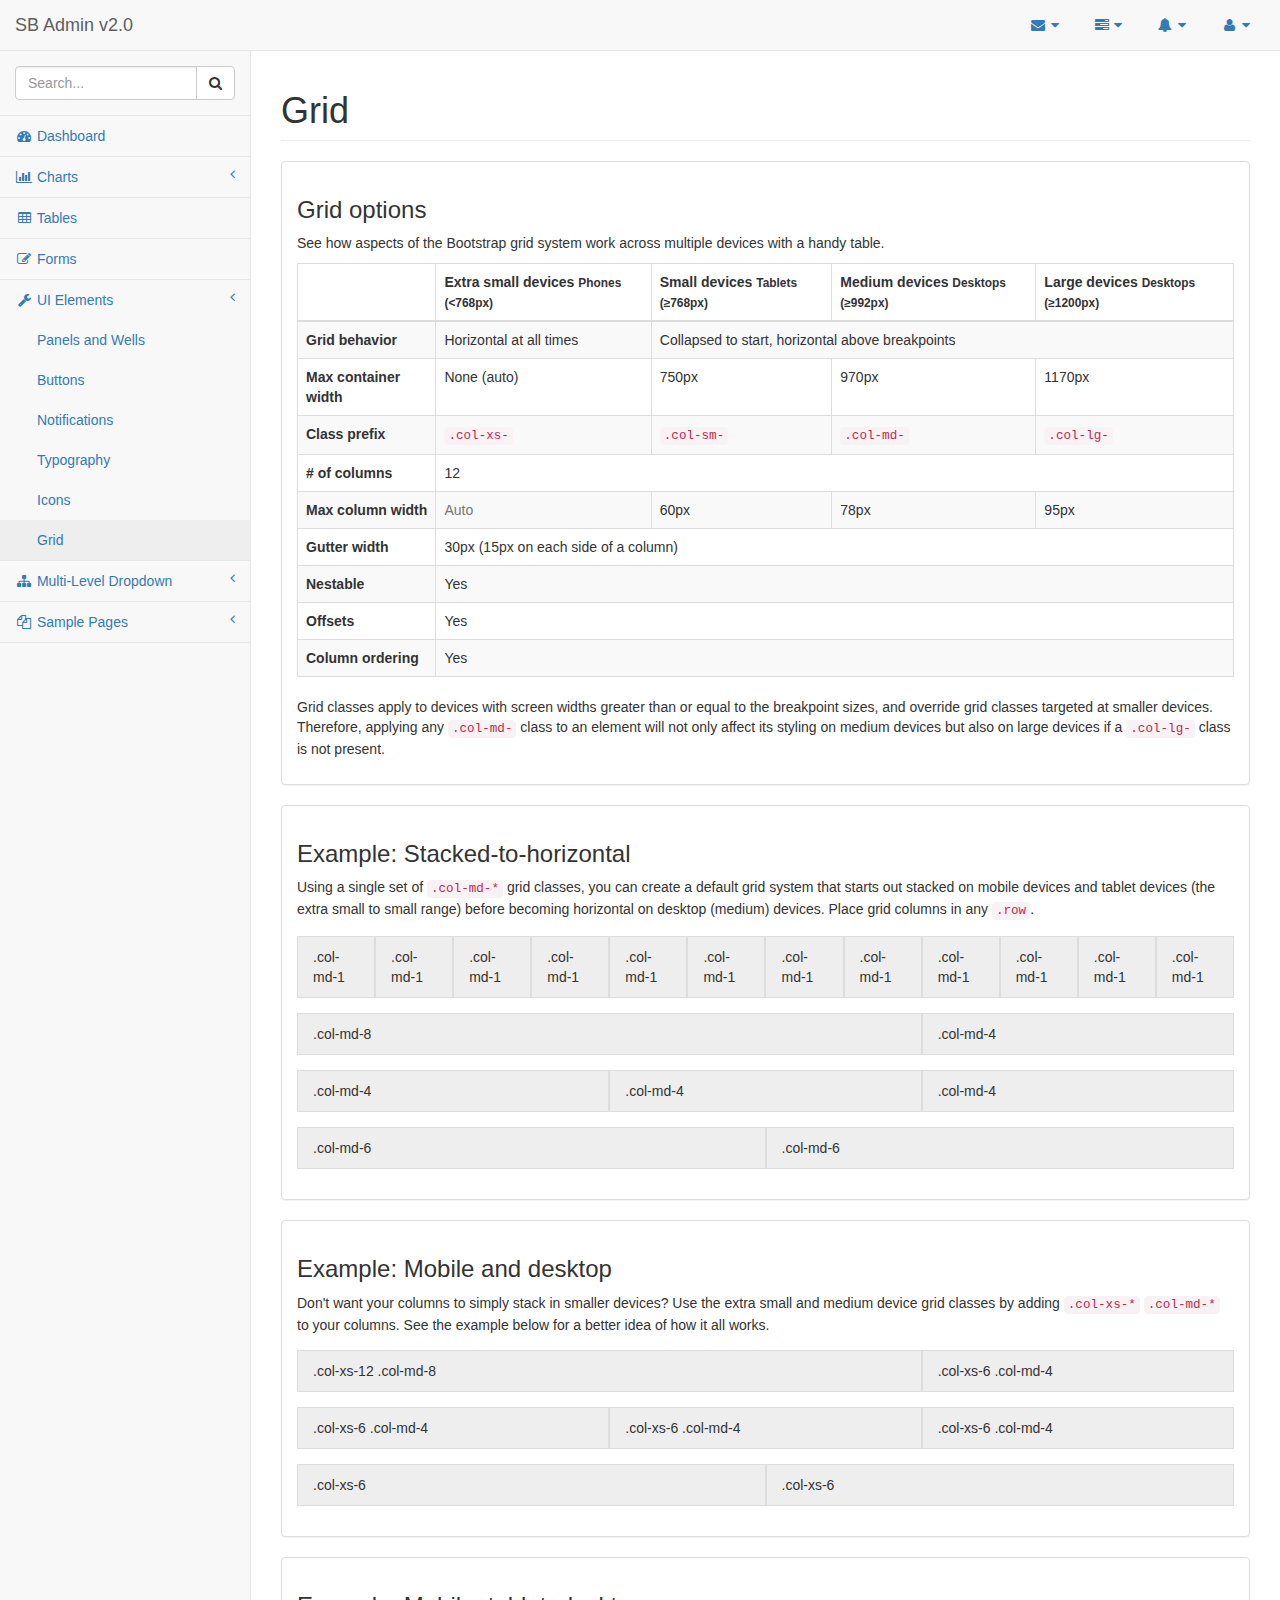
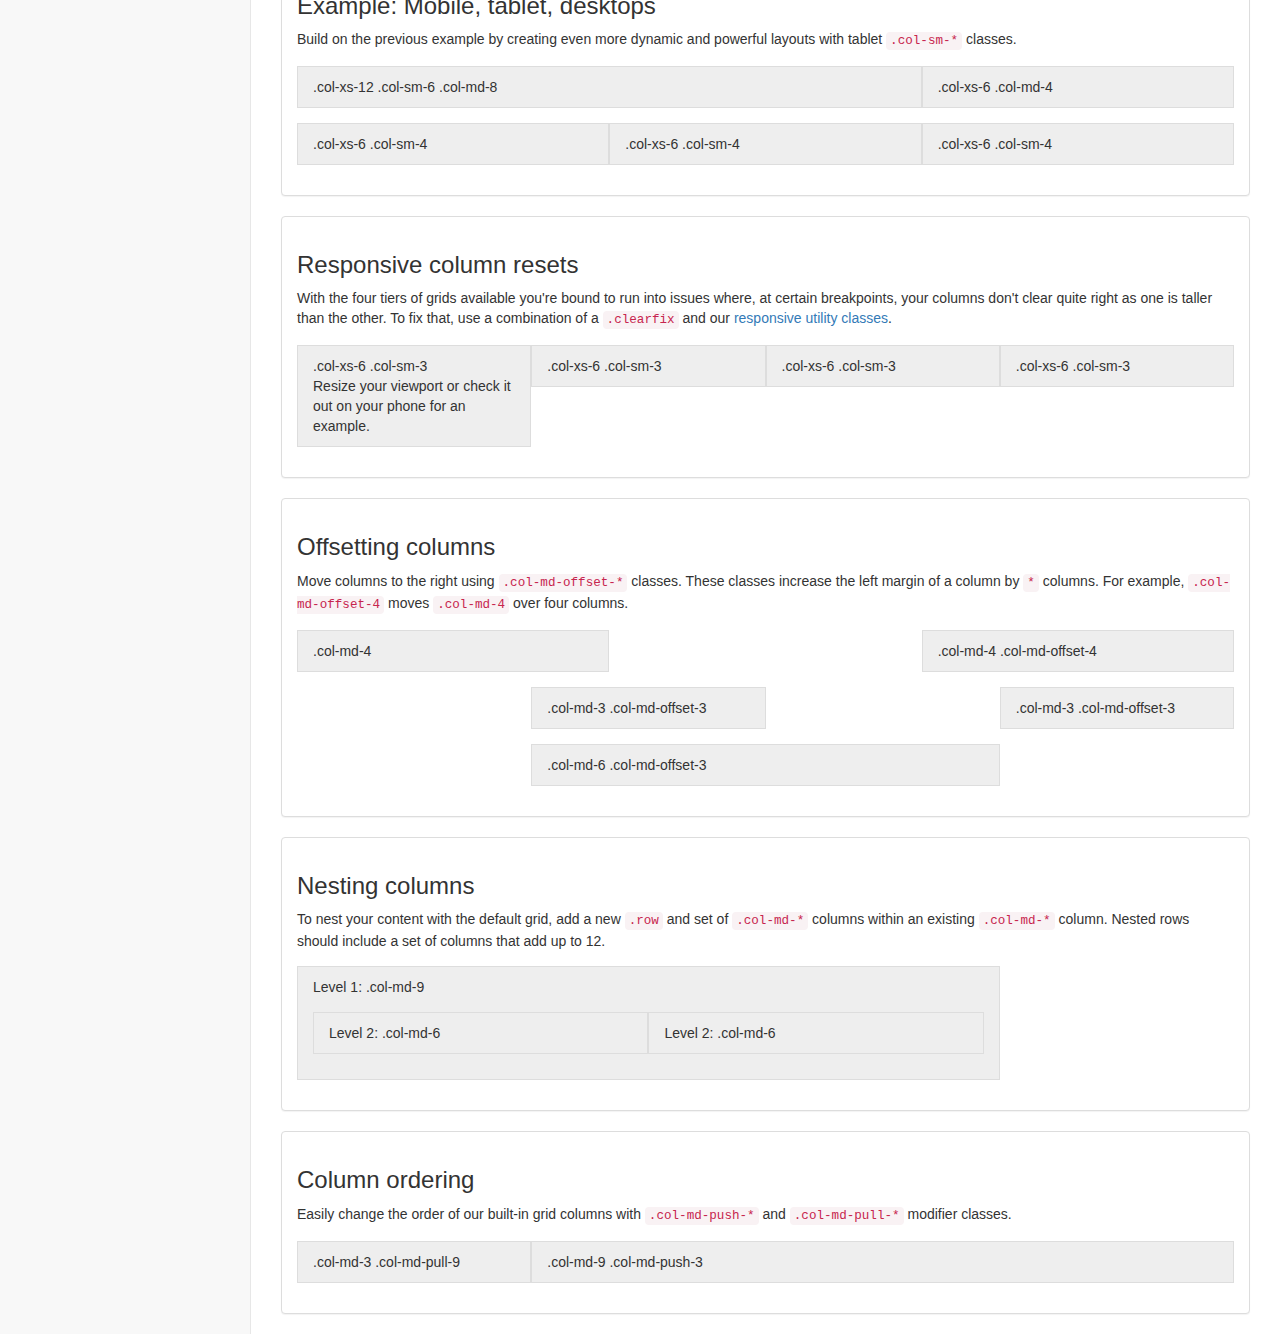
<file: pages/grid.html>
<!DOCTYPE html>
<html lang="en">

<head>

    <meta charset="utf-8">
    <meta http-equiv="X-UA-Compatible" content="IE=edge">
    <meta name="viewport" content="width=device-width, initial-scale=1">
    <meta name="description" content="">
    <meta name="author" content="">

    <title>SB Admin 2 - Bootstrap Admin Theme</title>

    <!-- Bootstrap Core CSS -->
    <link href="../vendor/bootstrap/css/bootstrap.min.css" rel="stylesheet">

    <!-- MetisMenu CSS -->
    <link href="../vendor/metisMenu/metisMenu.min.css" rel="stylesheet">

    <!-- Custom CSS -->
    <link href="../dist/css/sb-admin-2.css" rel="stylesheet">

    <!-- Custom Fonts -->
    <link href="../vendor/font-awesome/css/font-awesome.min.css" rel="stylesheet" type="text/css">

    <!-- HTML5 Shim and Respond.js IE8 support of HTML5 elements and media queries -->
    <!-- WARNING: Respond.js doesn't work if you view the page via file:// -->
    <!--[if lt IE 9]>
        <script src="https://oss.maxcdn.com/libs/html5shiv/3.7.0/html5shiv.js"></script>
        <script src="https://oss.maxcdn.com/libs/respond.js/1.4.2/respond.min.js"></script>
    <![endif]-->

</head>

<body>

    <div id="wrapper">

        <!-- Navigation -->
        <nav class="navbar navbar-default navbar-static-top" role="navigation" style="margin-bottom: 0">
            <div class="navbar-header">
                <button type="button" class="navbar-toggle" data-toggle="collapse" data-target=".navbar-collapse">
                    <span class="sr-only">Toggle navigation</span>
                    <span class="icon-bar"></span>
                    <span class="icon-bar"></span>
                    <span class="icon-bar"></span>
                </button>
                <a class="navbar-brand" href="index.html">SB Admin v2.0</a>
            </div>
            <!-- /.navbar-header -->

            <ul class="nav navbar-top-links navbar-right">
                <li class="dropdown">
                    <a class="dropdown-toggle" data-toggle="dropdown" href="#">
                        <i class="fa fa-envelope fa-fw"></i> <i class="fa fa-caret-down"></i>
                    </a>
                    <ul class="dropdown-menu dropdown-messages">
                        <li>
                            <a href="#">
                                <div>
                                    <strong>John Smith</strong>
                                    <span class="pull-right text-muted">
                                        <em>Yesterday</em>
                                    </span>
                                </div>
                                <div>Lorem ipsum dolor sit amet, consectetur adipiscing elit. Pellentesque eleifend...</div>
                            </a>
                        </li>
                        <li class="divider"></li>
                        <li>
                            <a href="#">
                                <div>
                                    <strong>John Smith</strong>
                                    <span class="pull-right text-muted">
                                        <em>Yesterday</em>
                                    </span>
                                </div>
                                <div>Lorem ipsum dolor sit amet, consectetur adipiscing elit. Pellentesque eleifend...</div>
                            </a>
                        </li>
                        <li class="divider"></li>
                        <li>
                            <a href="#">
                                <div>
                                    <strong>John Smith</strong>
                                    <span class="pull-right text-muted">
                                        <em>Yesterday</em>
                                    </span>
                                </div>
                                <div>Lorem ipsum dolor sit amet, consectetur adipiscing elit. Pellentesque eleifend...</div>
                            </a>
                        </li>
                        <li class="divider"></li>
                        <li>
                            <a class="text-center" href="#">
                                <strong>Read All Messages</strong>
                                <i class="fa fa-angle-right"></i>
                            </a>
                        </li>
                    </ul>
                    <!-- /.dropdown-messages -->
                </li>
                <!-- /.dropdown -->
                <li class="dropdown">
                    <a class="dropdown-toggle" data-toggle="dropdown" href="#">
                        <i class="fa fa-tasks fa-fw"></i> <i class="fa fa-caret-down"></i>
                    </a>
                    <ul class="dropdown-menu dropdown-tasks">
                        <li>
                            <a href="#">
                                <div>
                                    <p>
                                        <strong>Task 1</strong>
                                        <span class="pull-right text-muted">40% Complete</span>
                                    </p>
                                    <div class="progress progress-striped active">
                                        <div class="progress-bar progress-bar-success" role="progressbar" aria-valuenow="40" aria-valuemin="0" aria-valuemax="100" style="width: 40%">
                                            <span class="sr-only">40% Complete (success)</span>
                                        </div>
                                    </div>
                                </div>
                            </a>
                        </li>
                        <li class="divider"></li>
                        <li>
                            <a href="#">
                                <div>
                                    <p>
                                        <strong>Task 2</strong>
                                        <span class="pull-right text-muted">20% Complete</span>
                                    </p>
                                    <div class="progress progress-striped active">
                                        <div class="progress-bar progress-bar-info" role="progressbar" aria-valuenow="20" aria-valuemin="0" aria-valuemax="100" style="width: 20%">
                                            <span class="sr-only">20% Complete</span>
                                        </div>
                                    </div>
                                </div>
                            </a>
                        </li>
                        <li class="divider"></li>
                        <li>
                            <a href="#">
                                <div>
                                    <p>
                                        <strong>Task 3</strong>
                                        <span class="pull-right text-muted">60% Complete</span>
                                    </p>
                                    <div class="progress progress-striped active">
                                        <div class="progress-bar progress-bar-warning" role="progressbar" aria-valuenow="60" aria-valuemin="0" aria-valuemax="100" style="width: 60%">
                                            <span class="sr-only">60% Complete (warning)</span>
                                        </div>
                                    </div>
                                </div>
                            </a>
                        </li>
                        <li class="divider"></li>
                        <li>
                            <a href="#">
                                <div>
                                    <p>
                                        <strong>Task 4</strong>
                                        <span class="pull-right text-muted">80% Complete</span>
                                    </p>
                                    <div class="progress progress-striped active">
                                        <div class="progress-bar progress-bar-danger" role="progressbar" aria-valuenow="80" aria-valuemin="0" aria-valuemax="100" style="width: 80%">
                                            <span class="sr-only">80% Complete (danger)</span>
                                        </div>
                                    </div>
                                </div>
                            </a>
                        </li>
                        <li class="divider"></li>
                        <li>
                            <a class="text-center" href="#">
                                <strong>See All Tasks</strong>
                                <i class="fa fa-angle-right"></i>
                            </a>
                        </li>
                    </ul>
                    <!-- /.dropdown-tasks -->
                </li>
                <!-- /.dropdown -->
                <li class="dropdown">
                    <a class="dropdown-toggle" data-toggle="dropdown" href="#">
                        <i class="fa fa-bell fa-fw"></i> <i class="fa fa-caret-down"></i>
                    </a>
                    <ul class="dropdown-menu dropdown-alerts">
                        <li>
                            <a href="#">
                                <div>
                                    <i class="fa fa-comment fa-fw"></i> New Comment
                                    <span class="pull-right text-muted small">4 minutes ago</span>
                                </div>
                            </a>
                        </li>
                        <li class="divider"></li>
                        <li>
                            <a href="#">
                                <div>
                                    <i class="fa fa-twitter fa-fw"></i> 3 New Followers
                                    <span class="pull-right text-muted small">12 minutes ago</span>
                                </div>
                            </a>
                        </li>
                        <li class="divider"></li>
                        <li>
                            <a href="#">
                                <div>
                                    <i class="fa fa-envelope fa-fw"></i> Message Sent
                                    <span class="pull-right text-muted small">4 minutes ago</span>
                                </div>
                            </a>
                        </li>
                        <li class="divider"></li>
                        <li>
                            <a href="#">
                                <div>
                                    <i class="fa fa-tasks fa-fw"></i> New Task
                                    <span class="pull-right text-muted small">4 minutes ago</span>
                                </div>
                            </a>
                        </li>
                        <li class="divider"></li>
                        <li>
                            <a href="#">
                                <div>
                                    <i class="fa fa-upload fa-fw"></i> Server Rebooted
                                    <span class="pull-right text-muted small">4 minutes ago</span>
                                </div>
                            </a>
                        </li>
                        <li class="divider"></li>
                        <li>
                            <a class="text-center" href="#">
                                <strong>See All Alerts</strong>
                                <i class="fa fa-angle-right"></i>
                            </a>
                        </li>
                    </ul>
                    <!-- /.dropdown-alerts -->
                </li>
                <!-- /.dropdown -->
                <li class="dropdown">
                    <a class="dropdown-toggle" data-toggle="dropdown" href="#">
                        <i class="fa fa-user fa-fw"></i> <i class="fa fa-caret-down"></i>
                    </a>
                    <ul class="dropdown-menu dropdown-user">
                        <li><a href="#"><i class="fa fa-user fa-fw"></i> User Profile</a>
                        </li>
                        <li><a href="#"><i class="fa fa-gear fa-fw"></i> Settings</a>
                        </li>
                        <li class="divider"></li>
                        <li><a href="login.html"><i class="fa fa-sign-out fa-fw"></i> Logout</a>
                        </li>
                    </ul>
                    <!-- /.dropdown-user -->
                </li>
                <!-- /.dropdown -->
            </ul>
            <!-- /.navbar-top-links -->

            <div class="navbar-default sidebar" role="navigation">
                <div class="sidebar-nav navbar-collapse">
                    <ul class="nav" id="side-menu">
                        <li class="sidebar-search">
                            <div class="input-group custom-search-form">
                                <input type="text" class="form-control" placeholder="Search...">
                                <span class="input-group-btn">
                                <button class="btn btn-default" type="button">
                                    <i class="fa fa-search"></i>
                                </button>
                            </span>
                            </div>
                            <!-- /input-group -->
                        </li>
                        <li>
                            <a href="index.html"><i class="fa fa-dashboard fa-fw"></i> Dashboard</a>
                        </li>
                        <li>
                            <a href="#"><i class="fa fa-bar-chart-o fa-fw"></i> Charts<span class="fa arrow"></span></a>
                            <ul class="nav nav-second-level">
                                <li>
                                    <a href="flot.html">Flot Charts</a>
                                </li>
                                <li>
                                    <a href="morris.html">Morris.js Charts</a>
                                </li>
                            </ul>
                            <!-- /.nav-second-level -->
                        </li>
                        <li>
                            <a href="tables.html"><i class="fa fa-table fa-fw"></i> Tables</a>
                        </li>
                        <li>
                            <a href="forms.html"><i class="fa fa-edit fa-fw"></i> Forms</a>
                        </li>
                        <li>
                            <a href="#"><i class="fa fa-wrench fa-fw"></i> UI Elements<span class="fa arrow"></span></a>
                            <ul class="nav nav-second-level">
                                <li>
                                    <a href="panels-wells.html">Panels and Wells</a>
                                </li>
                                <li>
                                    <a href="buttons.html">Buttons</a>
                                </li>
                                <li>
                                    <a href="notifications.html">Notifications</a>
                                </li>
                                <li>
                                    <a href="typography.html">Typography</a>
                                </li>
                                <li>
                                    <a href="icons.html"> Icons</a>
                                </li>
                                <li>
                                    <a href="grid.html">Grid</a>
                                </li>
                            </ul>
                            <!-- /.nav-second-level -->
                        </li>
                        <li>
                            <a href="#"><i class="fa fa-sitemap fa-fw"></i> Multi-Level Dropdown<span class="fa arrow"></span></a>
                            <ul class="nav nav-second-level">
                                <li>
                                    <a href="#">Second Level Item</a>
                                </li>
                                <li>
                                    <a href="#">Second Level Item</a>
                                </li>
                                <li>
                                    <a href="#">Third Level <span class="fa arrow"></span></a>
                                    <ul class="nav nav-third-level">
                                        <li>
                                            <a href="#">Third Level Item</a>
                                        </li>
                                        <li>
                                            <a href="#">Third Level Item</a>
                                        </li>
                                        <li>
                                            <a href="#">Third Level Item</a>
                                        </li>
                                        <li>
                                            <a href="#">Third Level Item</a>
                                        </li>
                                    </ul>
                                    <!-- /.nav-third-level -->
                                </li>
                            </ul>
                            <!-- /.nav-second-level -->
                        </li>
                        <li>
                            <a href="#"><i class="fa fa-files-o fa-fw"></i> Sample Pages<span class="fa arrow"></span></a>
                            <ul class="nav nav-second-level">
                                <li>
                                    <a href="blank.html">Blank Page</a>
                                </li>
                                <li>
                                    <a href="login.html">Login Page</a>
                                </li>
                            </ul>
                            <!-- /.nav-second-level -->
                        </li>
                    </ul>
                </div>
                <!-- /.sidebar-collapse -->
            </div>
            <!-- /.navbar-static-side -->
        </nav>

        <div id="page-wrapper">
            <div class="row">
                <div class="col-lg-12">
                    <h1 class="page-header">Grid</h1>
                </div>
                <!-- /.col-lg-12 -->
            </div>
            <!-- /.row -->
            <div class="row">
                <div class="col-lg-12">
                    <div class="panel panel-default">
                        <div class="panel-body">
                            <h3>Grid options</h3>
                            <p>See how aspects of the Bootstrap grid system work across multiple devices with a handy table.</p>
                            <div class="table-responsive">
                                <table class="table table-bordered table-striped">
                                    <thead>
                                        <tr>
                                            <th></th>
                                            <th>
                                                Extra small devices
                                                <small>Phones (&lt;768px)</small>
                                            </th>
                                            <th>
                                                Small devices
                                                <small>Tablets (&ge;768px)</small>
                                            </th>
                                            <th>
                                                Medium devices
                                                <small>Desktops (&ge;992px)</small>
                                            </th>
                                            <th>
                                                Large devices
                                                <small>Desktops (&ge;1200px)</small>
                                            </th>
                                        </tr>
                                    </thead>
                                    <tbody>
                                        <tr>
                                            <th>Grid behavior</th>
                                            <td>Horizontal at all times</td>
                                            <td colspan="3">Collapsed to start, horizontal above breakpoints</td>
                                        </tr>
                                        <tr>
                                            <th>Max container width</th>
                                            <td>None (auto)</td>
                                            <td>750px</td>
                                            <td>970px</td>
                                            <td>1170px</td>
                                        </tr>
                                        <tr>
                                            <th>Class prefix</th>
                                            <td>
                                                <code>.col-xs-</code>
                                            </td>
                                            <td>
                                                <code>.col-sm-</code>
                                            </td>
                                            <td>
                                                <code>.col-md-</code>
                                            </td>
                                            <td>
                                                <code>.col-lg-</code>
                                            </td>
                                        </tr>
                                        <tr>
                                            <th># of columns</th>
                                            <td colspan="4">12</td>
                                        </tr>
                                        <tr>
                                            <th>Max column width</th>
                                            <td class="text-muted">Auto</td>
                                            <td>60px</td>
                                            <td>78px</td>
                                            <td>95px</td>
                                        </tr>
                                        <tr>
                                            <th>Gutter width</th>
                                            <td colspan="4">30px (15px on each side of a column)</td>
                                        </tr>
                                        <tr>
                                            <th>Nestable</th>
                                            <td colspan="4">Yes</td>
                                        </tr>
                                        <tr>
                                            <th>Offsets</th>
                                            <td colspan="4">Yes</td>
                                        </tr>
                                        <tr>
                                            <th>Column ordering</th>
                                            <td colspan="4">Yes</td>
                                        </tr>
                                    </tbody>
                                </table>
                            </div>
                            <p>Grid classes apply to devices with screen widths greater than or equal to the breakpoint sizes, and override grid classes targeted at smaller devices. Therefore, applying any
                                <code>.col-md-</code> class to an element will not only affect its styling on medium devices but also on large devices if a
                                <code>.col-lg-</code> class is not present.</p>
                        </div>
                    </div>
                </div>
                <!-- /.col-lg-12 -->
            </div>
            <!-- /.row -->

            <div class="row">
                <div class="col-lg-12">
                    <div class="panel panel-default">
                        <div class="panel-body">
                            <h3>Example: Stacked-to-horizontal</h3>
                            <p>Using a single set of
                                <code>.col-md-*</code> grid classes, you can create a default grid system that starts out stacked on mobile devices and tablet devices (the extra small to small range) before becoming horizontal on desktop (medium) devices. Place grid columns in any
                                <code>.row</code>.</p>
                            <div class="row show-grid">
                                <div class="col-md-1">.col-md-1</div>
                                <div class="col-md-1">.col-md-1</div>
                                <div class="col-md-1">.col-md-1</div>
                                <div class="col-md-1">.col-md-1</div>
                                <div class="col-md-1">.col-md-1</div>
                                <div class="col-md-1">.col-md-1</div>
                                <div class="col-md-1">.col-md-1</div>
                                <div class="col-md-1">.col-md-1</div>
                                <div class="col-md-1">.col-md-1</div>
                                <div class="col-md-1">.col-md-1</div>
                                <div class="col-md-1">.col-md-1</div>
                                <div class="col-md-1">.col-md-1</div>
                            </div>
                            <div class="row show-grid">
                                <div class="col-md-8">.col-md-8</div>
                                <div class="col-md-4">.col-md-4</div>
                            </div>
                            <div class="row show-grid">
                                <div class="col-md-4">.col-md-4</div>
                                <div class="col-md-4">.col-md-4</div>
                                <div class="col-md-4">.col-md-4</div>
                            </div>
                            <div class="row show-grid">
                                <div class="col-md-6">.col-md-6</div>
                                <div class="col-md-6">.col-md-6</div>
                            </div>
                        </div>
                    </div>
                </div>
                <!-- /.col-lg-12 -->
            </div>
            <!-- /.row -->

            <div class="row">
                <div class="col-lg-12">
                    <div class="panel panel-default">
                        <div class="panel-body">
                            <h3>Example: Mobile and desktop</h3>
                            <p>Don't want your columns to simply stack in smaller devices? Use the extra small and medium device grid classes by adding
                                <code>.col-xs-*</code>
                                <code>.col-md-*</code> to your columns. See the example below for a better idea of how it all works.</p>
                            <div class="row show-grid">
                                <div class="col-xs-12 col-md-8">.col-xs-12 .col-md-8</div>
                                <div class="col-xs-6 col-md-4">.col-xs-6 .col-md-4</div>
                            </div>
                            <div class="row show-grid">
                                <div class="col-xs-6 col-md-4">.col-xs-6 .col-md-4</div>
                                <div class="col-xs-6 col-md-4">.col-xs-6 .col-md-4</div>
                                <div class="col-xs-6 col-md-4">.col-xs-6 .col-md-4</div>
                            </div>
                            <div class="row show-grid">
                                <div class="col-xs-6">.col-xs-6</div>
                                <div class="col-xs-6">.col-xs-6</div>
                            </div>
                        </div>
                    </div>
                </div>
                <!-- /.col-lg-12 -->
            </div>
            <!-- /.row -->

            <div class="row">
                <div class="col-lg-12">
                    <div class="panel panel-default">
                        <div class="panel-body">
                            <h3>Example: Mobile, tablet, desktops</h3>
                            <p>Build on the previous example by creating even more dynamic and powerful layouts with tablet
                                <code>.col-sm-*</code> classes.</p>
                            <div class="row show-grid">
                                <div class="col-xs-12 col-sm-6 col-md-8">.col-xs-12 .col-sm-6 .col-md-8</div>
                                <div class="col-xs-6 col-md-4">.col-xs-6 .col-md-4</div>
                            </div>
                            <div class="row show-grid">
                                <div class="col-xs-6 col-sm-4">.col-xs-6 .col-sm-4</div>
                                <div class="col-xs-6 col-sm-4">.col-xs-6 .col-sm-4</div>
                                <!-- Optional: clear the XS cols if their content doesn't match in height -->
                                <div class="clearfix visible-xs"></div>
                                <div class="col-xs-6 col-sm-4">.col-xs-6 .col-sm-4</div>
                            </div>
                        </div>
                    </div>
                </div>
                <!-- /.col-lg-12 -->
            </div>
            <!-- /.row -->

            <div class="row">
                <div class="col-lg-12">
                    <div class="panel panel-default">
                        <div class="panel-body">
                            <h3 id="grid-responsive-resets">Responsive column resets</h3>
                            <p>With the four tiers of grids available you're bound to run into issues where, at certain breakpoints, your columns don't clear quite right as one is taller than the other. To fix that, use a combination of a
                                <code>.clearfix</code> and our <a href="#responsive-utilities">responsive utility classes</a>.</p>
                            <div class="row show-grid">
                                <div class="col-xs-6 col-sm-3">
                                    .col-xs-6 .col-sm-3
                                    <br>Resize your viewport or check it out on your phone for an example.
                                </div>
                                <div class="col-xs-6 col-sm-3">.col-xs-6 .col-sm-3</div>

                                <!-- Add the extra clearfix for only the required viewport -->
                                <div class="clearfix visible-xs"></div>

                                <div class="col-xs-6 col-sm-3">.col-xs-6 .col-sm-3</div>
                                <div class="col-xs-6 col-sm-3">.col-xs-6 .col-sm-3</div>
                            </div>
                        </div>
                    </div>
                </div>
                <!-- /.col-lg-12 -->
            </div>
            <!-- /.row -->

            <div class="row">
                <div class="col-lg-12">
                    <div class="panel panel-default">
                        <div class="panel-body">
                            <h3 id="grid-offsetting">Offsetting columns</h3>
                            <p>Move columns to the right using
                                <code>.col-md-offset-*</code> classes. These classes increase the left margin of a column by
                                <code>*</code> columns. For example,
                                <code>.col-md-offset-4</code> moves
                                <code>.col-md-4</code> over four columns.</p>
                            <div class="row show-grid">
                                <div class="col-md-4">.col-md-4</div>
                                <div class="col-md-4 col-md-offset-4">.col-md-4 .col-md-offset-4</div>
                            </div>
                            <div class="row show-grid">
                                <div class="col-md-3 col-md-offset-3">.col-md-3 .col-md-offset-3</div>
                                <div class="col-md-3 col-md-offset-3">.col-md-3 .col-md-offset-3</div>
                            </div>
                            <div class="row show-grid">
                                <div class="col-md-6 col-md-offset-3">.col-md-6 .col-md-offset-3</div>
                            </div>
                        </div>
                    </div>
                </div>
                <!-- /.col-lg-12 -->
            </div>
            <!-- /.row -->

            <div class="row">
                <div class="col-lg-12">
                    <div class="panel panel-default">
                        <div class="panel-body">
                            <h3 id="grid-nesting">Nesting columns</h3>
                            <p>To nest your content with the default grid, add a new
                                <code>.row</code> and set of
                                <code>.col-md-*</code> columns within an existing
                                <code>.col-md-*</code> column. Nested rows should include a set of columns that add up to 12.</p>
                            <div class="row show-grid">
                                <div class="col-md-9">
                                    Level 1: .col-md-9
                                    <div class="row show-grid">
                                        <div class="col-md-6">
                                            Level 2: .col-md-6
                                        </div>
                                        <div class="col-md-6">
                                            Level 2: .col-md-6
                                        </div>
                                    </div>
                                </div>
                            </div>
                        </div>
                    </div>
                </div>
                <!-- /.col-lg-12 -->
            </div>
            <!-- /.row -->

            <div class="row">
                <div class="col-lg-12">
                    <div class="panel panel-default">
                        <div class="panel-body">
                            <h3 id="grid-column-ordering">Column ordering</h3>
                            <p>Easily change the order of our built-in grid columns with
                                <code>.col-md-push-*</code> and
                                <code>.col-md-pull-*</code> modifier classes.</p>
                            <div class="row show-grid">
                                <div class="col-md-9 col-md-push-3">.col-md-9 .col-md-push-3</div>
                                <div class="col-md-3 col-md-pull-9">.col-md-3 .col-md-pull-9</div>
                            </div>
                        </div>
                    </div>
                </div>
                <!-- /.col-lg-12 -->
            </div>
            <!-- /.row -->

        </div>
        <!-- /#page-wrapper -->

    </div>
    <!-- /#wrapper -->

    <!-- jQuery -->
    <script src="../vendor/jquery/jquery.min.js"></script>

    <!-- Bootstrap Core JavaScript -->
    <script src="../vendor/bootstrap/js/bootstrap.min.js"></script>

    <!-- Metis Menu Plugin JavaScript -->
    <script src="../vendor/metisMenu/metisMenu.min.js"></script>

    <!-- Custom Theme JavaScript -->
    <script src="../dist/js/sb-admin-2.js"></script>

</body>

</html>
</file>
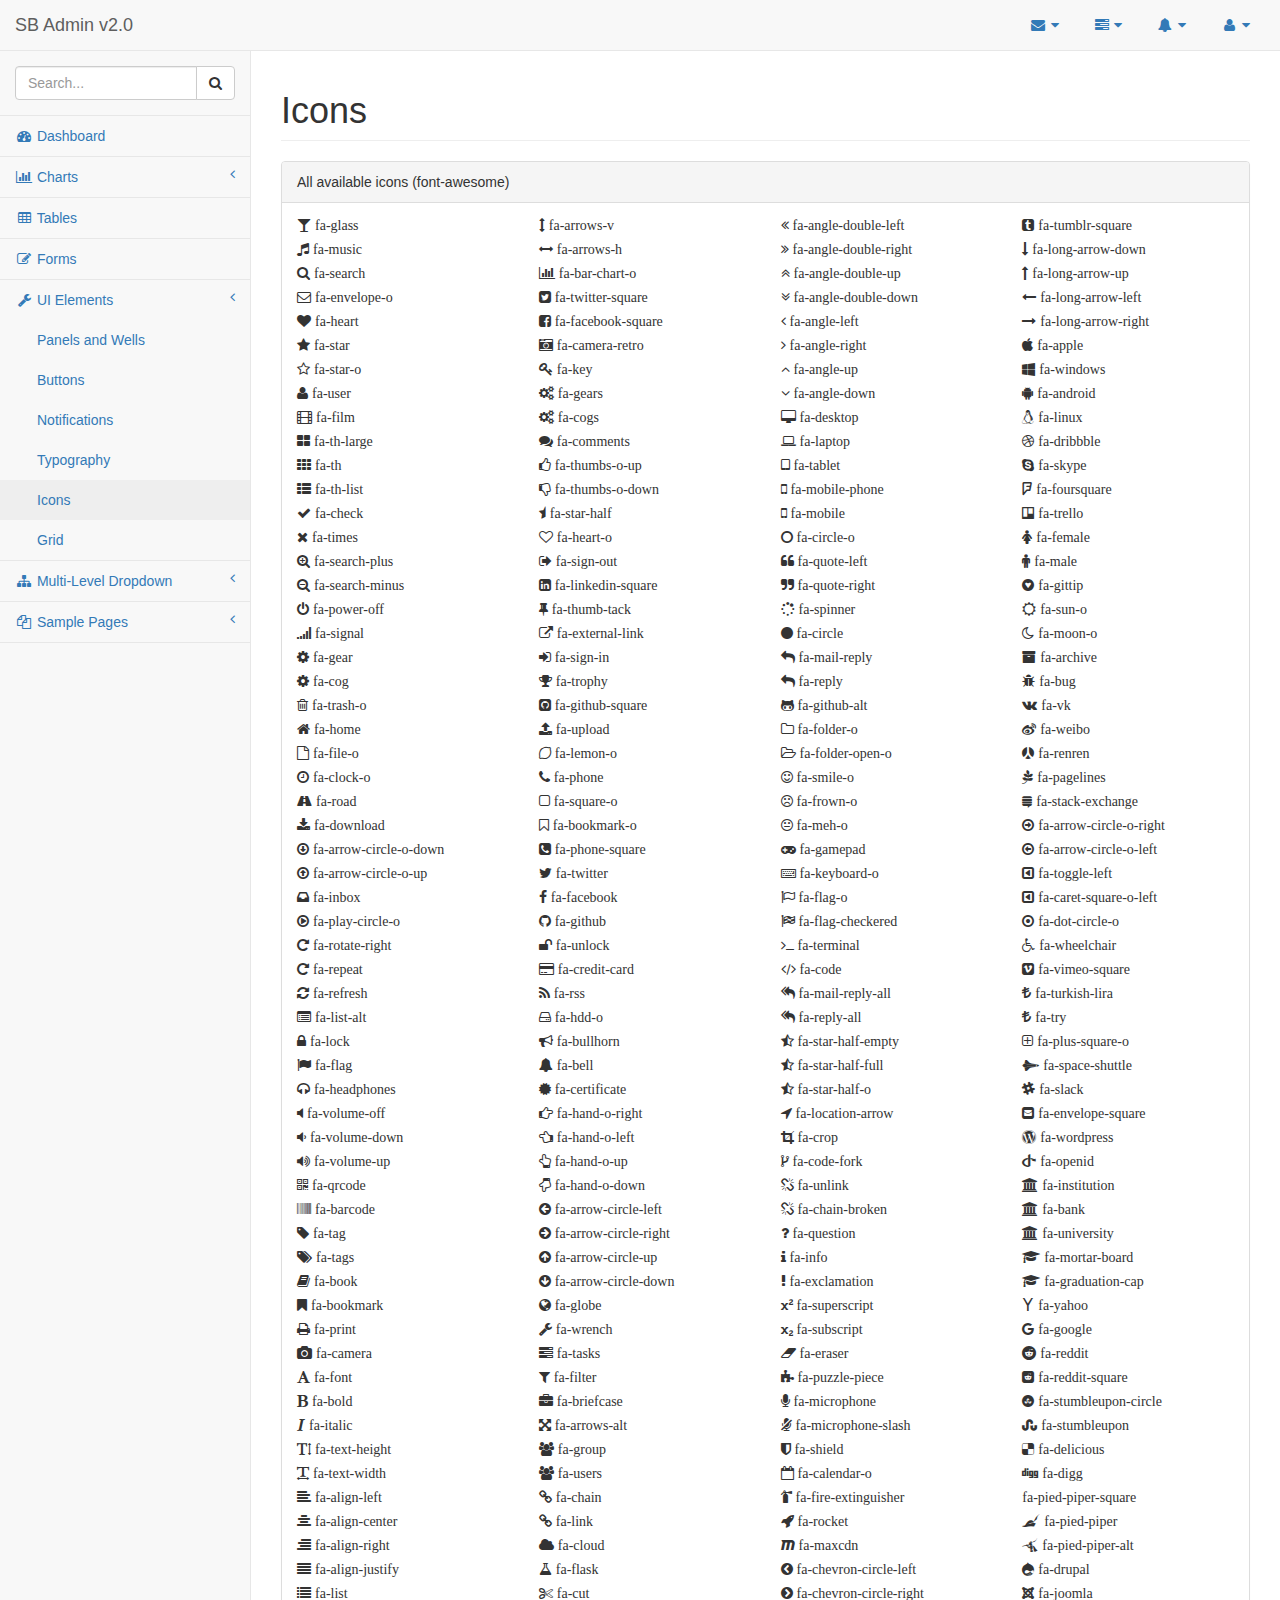
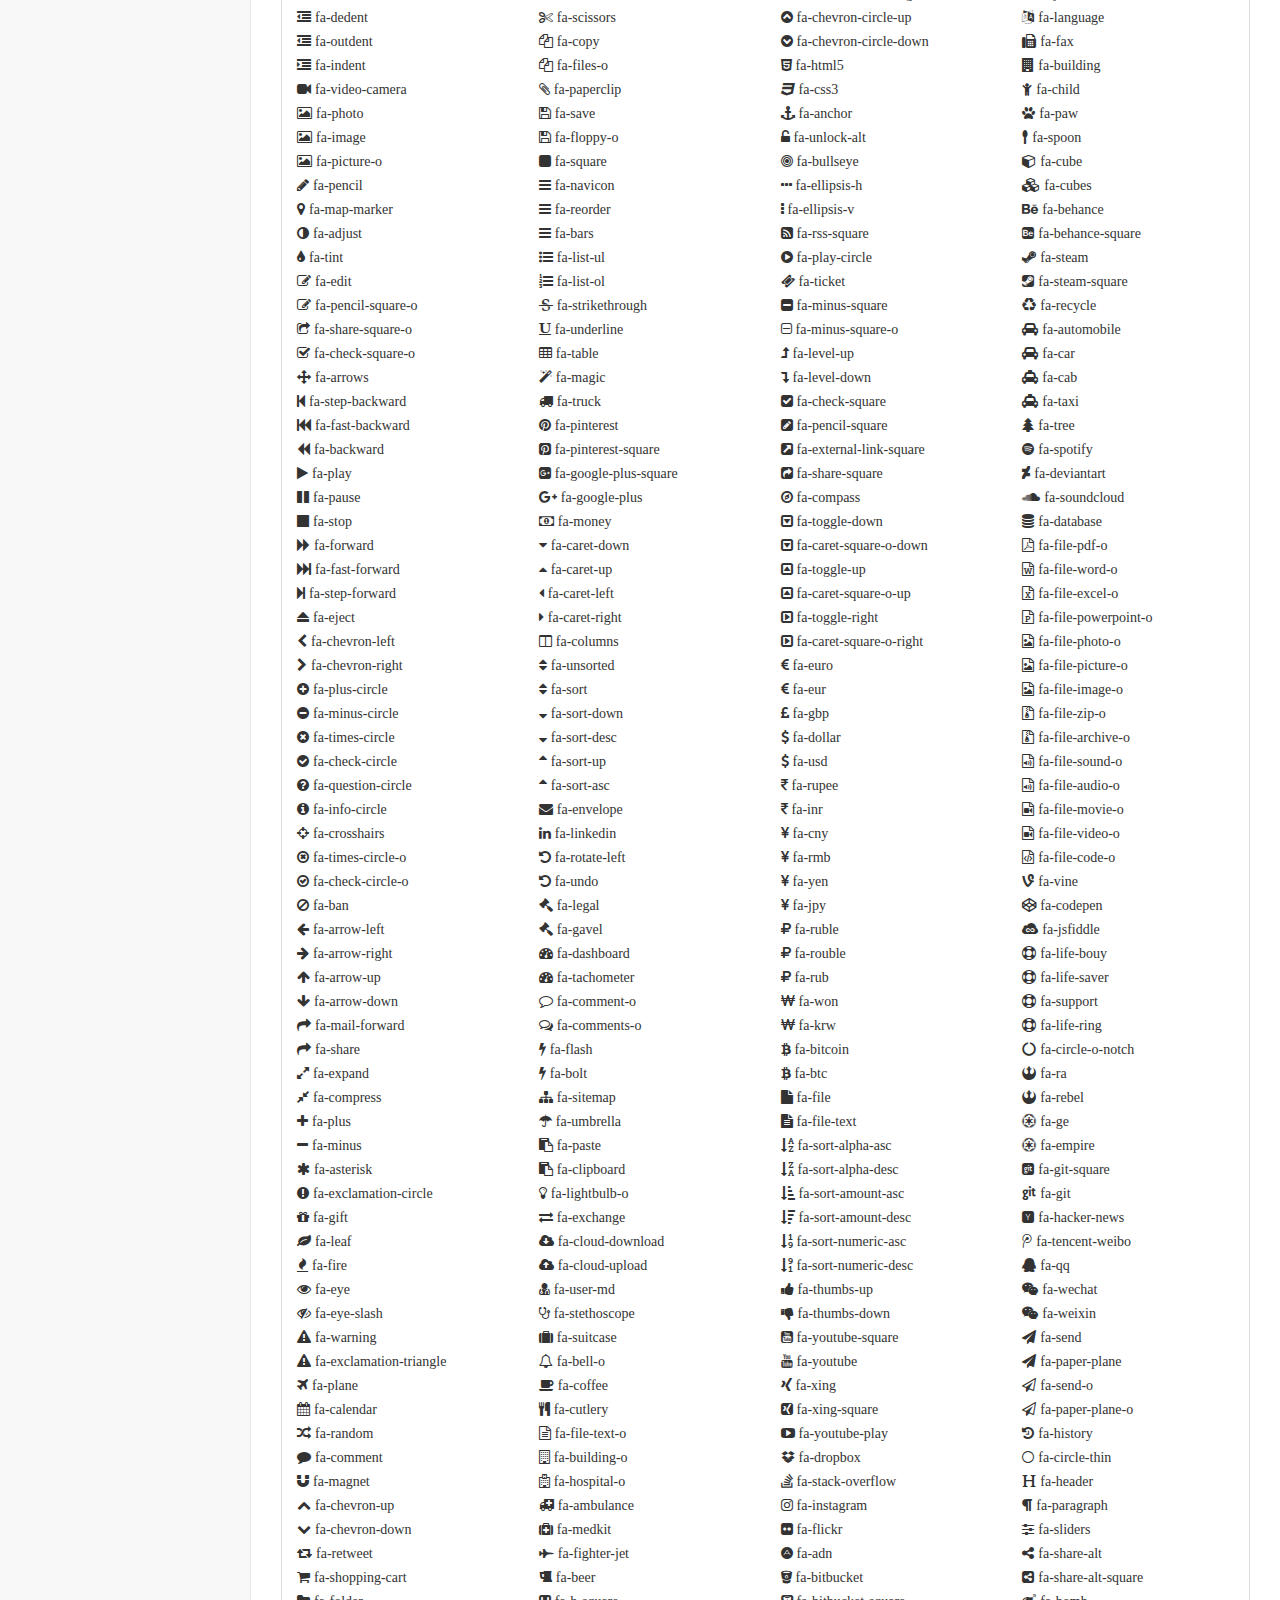
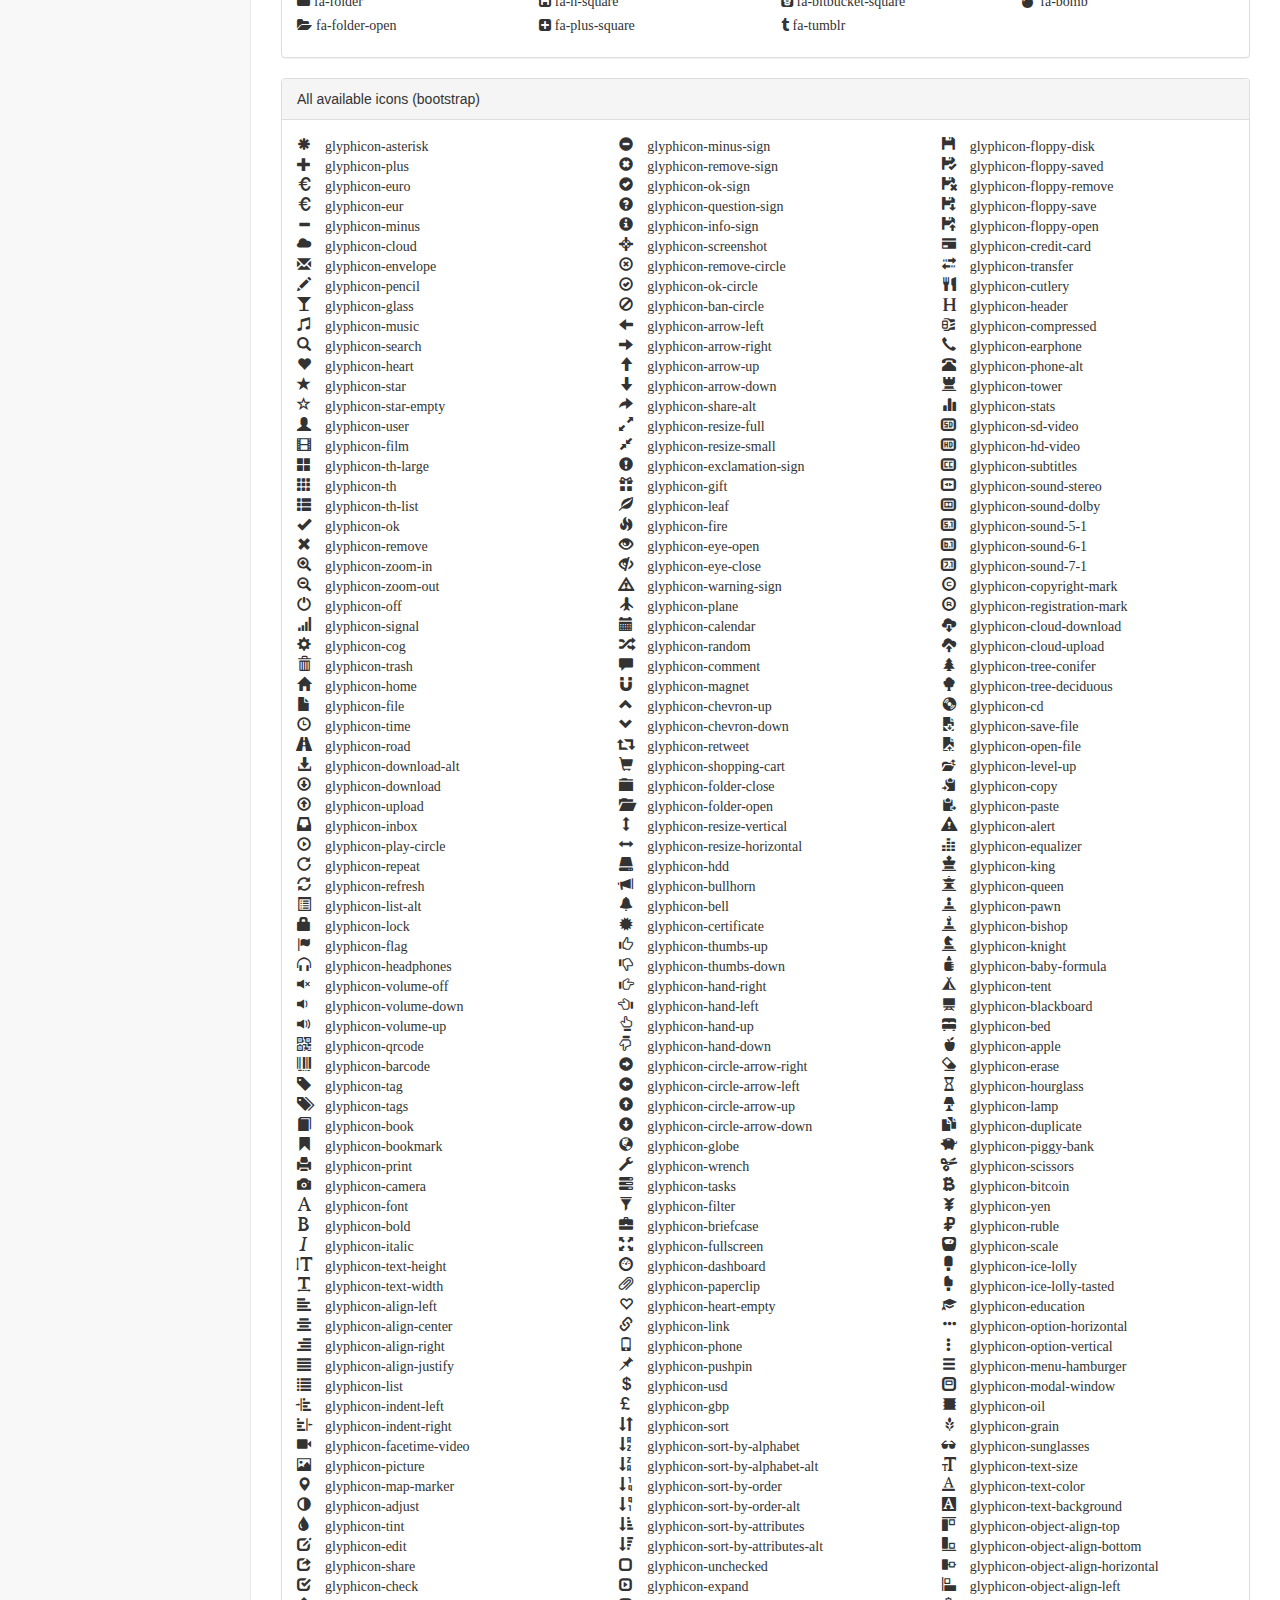
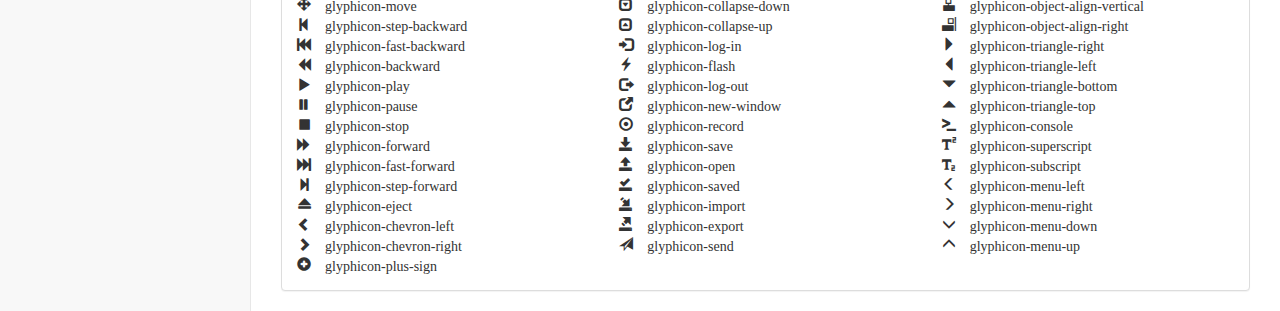
<file: pages/icons.html>
<!DOCTYPE html>
<html lang="en">

<head>

    <meta charset="utf-8">
    <meta http-equiv="X-UA-Compatible" content="IE=edge">
    <meta name="viewport" content="width=device-width, initial-scale=1">
    <meta name="description" content="">
    <meta name="author" content="">

    <title>SB Admin 2 - Bootstrap Admin Theme</title>

    <!-- Bootstrap Core CSS -->
    <link href="../vendor/bootstrap/css/bootstrap.min.css" rel="stylesheet">

    <!-- MetisMenu CSS -->
    <link href="../vendor/metisMenu/metisMenu.min.css" rel="stylesheet">

    <!-- Custom CSS -->
    <link href="../dist/css/sb-admin-2.css" rel="stylesheet">

    <!-- Custom Fonts -->
    <link href="../vendor/font-awesome/css/font-awesome.min.css" rel="stylesheet" type="text/css">

    <!-- HTML5 Shim and Respond.js IE8 support of HTML5 elements and media queries -->
    <!-- WARNING: Respond.js doesn't work if you view the page via file:// -->
    <!--[if lt IE 9]>
        <script src="https://oss.maxcdn.com/libs/html5shiv/3.7.0/html5shiv.js"></script>
        <script src="https://oss.maxcdn.com/libs/respond.js/1.4.2/respond.min.js"></script>
    <![endif]-->

</head>

<body>

    <div id="wrapper">

        <!-- Navigation -->
        <nav class="navbar navbar-default navbar-static-top" role="navigation" style="margin-bottom: 0">
            <div class="navbar-header">
                <button type="button" class="navbar-toggle" data-toggle="collapse" data-target=".navbar-collapse">
                    <span class="sr-only">Toggle navigation</span>
                    <span class="icon-bar"></span>
                    <span class="icon-bar"></span>
                    <span class="icon-bar"></span>
                </button>
                <a class="navbar-brand" href="index.html">SB Admin v2.0</a>
            </div>
            <!-- /.navbar-header -->

            <ul class="nav navbar-top-links navbar-right">
                <li class="dropdown">
                    <a class="dropdown-toggle" data-toggle="dropdown" href="#">
                        <i class="fa fa-envelope fa-fw"></i> <i class="fa fa-caret-down"></i>
                    </a>
                    <ul class="dropdown-menu dropdown-messages">
                        <li>
                            <a href="#">
                                <div>
                                    <strong>John Smith</strong>
                                    <span class="pull-right text-muted">
                                            <em>Yesterday</em>
                                        </span>
                                </div>
                                <div>Lorem ipsum dolor sit amet, consectetur adipiscing elit. Pellentesque eleifend...</div>
                            </a>
                        </li>
                        <li class="divider"></li>
                        <li>
                            <a href="#">
                                <div>
                                    <strong>John Smith</strong>
                                    <span class="pull-right text-muted">
                                            <em>Yesterday</em>
                                        </span>
                                </div>
                                <div>Lorem ipsum dolor sit amet, consectetur adipiscing elit. Pellentesque eleifend...</div>
                            </a>
                        </li>
                        <li class="divider"></li>
                        <li>
                            <a href="#">
                                <div>
                                    <strong>John Smith</strong>
                                    <span class="pull-right text-muted">
                                            <em>Yesterday</em>
                                        </span>
                                </div>
                                <div>Lorem ipsum dolor sit amet, consectetur adipiscing elit. Pellentesque eleifend...</div>
                            </a>
                        </li>
                        <li class="divider"></li>
                        <li>
                            <a class="text-center" href="#">
                                <strong>Read All Messages</strong>
                                <i class="fa fa-angle-right"></i>
                            </a>
                        </li>
                    </ul>
                    <!-- /.dropdown-messages -->
                </li>
                <!-- /.dropdown -->
                <li class="dropdown">
                    <a class="dropdown-toggle" data-toggle="dropdown" href="#">
                        <i class="fa fa-tasks fa-fw"></i> <i class="fa fa-caret-down"></i>
                    </a>
                    <ul class="dropdown-menu dropdown-tasks">
                        <li>
                            <a href="#">
                                <div>
                                    <p>
                                        <strong>Task 1</strong>
                                        <span class="pull-right text-muted">40% Complete</span>
                                    </p>
                                    <div class="progress progress-striped active">
                                        <div class="progress-bar progress-bar-success" role="progressbar" aria-valuenow="40" aria-valuemin="0" aria-valuemax="100" style="width: 40%">
                                            <span class="sr-only">40% Complete (success)</span>
                                        </div>
                                    </div>
                                </div>
                            </a>
                        </li>
                        <li class="divider"></li>
                        <li>
                            <a href="#">
                                <div>
                                    <p>
                                        <strong>Task 2</strong>
                                        <span class="pull-right text-muted">20% Complete</span>
                                    </p>
                                    <div class="progress progress-striped active">
                                        <div class="progress-bar progress-bar-info" role="progressbar" aria-valuenow="20" aria-valuemin="0" aria-valuemax="100" style="width: 20%">
                                            <span class="sr-only">20% Complete</span>
                                        </div>
                                    </div>
                                </div>
                            </a>
                        </li>
                        <li class="divider"></li>
                        <li>
                            <a href="#">
                                <div>
                                    <p>
                                        <strong>Task 3</strong>
                                        <span class="pull-right text-muted">60% Complete</span>
                                    </p>
                                    <div class="progress progress-striped active">
                                        <div class="progress-bar progress-bar-warning" role="progressbar" aria-valuenow="60" aria-valuemin="0" aria-valuemax="100" style="width: 60%">
                                            <span class="sr-only">60% Complete (warning)</span>
                                        </div>
                                    </div>
                                </div>
                            </a>
                        </li>
                        <li class="divider"></li>
                        <li>
                            <a href="#">
                                <div>
                                    <p>
                                        <strong>Task 4</strong>
                                        <span class="pull-right text-muted">80% Complete</span>
                                    </p>
                                    <div class="progress progress-striped active">
                                        <div class="progress-bar progress-bar-danger" role="progressbar" aria-valuenow="80" aria-valuemin="0" aria-valuemax="100" style="width: 80%">
                                            <span class="sr-only">80% Complete (danger)</span>
                                        </div>
                                    </div>
                                </div>
                            </a>
                        </li>
                        <li class="divider"></li>
                        <li>
                            <a class="text-center" href="#">
                                <strong>See All Tasks</strong>
                                <i class="fa fa-angle-right"></i>
                            </a>
                        </li>
                    </ul>
                    <!-- /.dropdown-tasks -->
                </li>
                <!-- /.dropdown -->
                <li class="dropdown">
                    <a class="dropdown-toggle" data-toggle="dropdown" href="#">
                        <i class="fa fa-bell fa-fw"></i> <i class="fa fa-caret-down"></i>
                    </a>
                    <ul class="dropdown-menu dropdown-alerts">
                        <li>
                            <a href="#">
                                <div>
                                    <i class="fa fa-comment fa-fw"></i> New Comment
                                    <span class="pull-right text-muted small">4 minutes ago</span>
                                </div>
                            </a>
                        </li>
                        <li class="divider"></li>
                        <li>
                            <a href="#">
                                <div>
                                    <i class="fa fa-twitter fa-fw"></i> 3 New Followers
                                    <span class="pull-right text-muted small">12 minutes ago</span>
                                </div>
                            </a>
                        </li>
                        <li class="divider"></li>
                        <li>
                            <a href="#">
                                <div>
                                    <i class="fa fa-envelope fa-fw"></i> Message Sent
                                    <span class="pull-right text-muted small">4 minutes ago</span>
                                </div>
                            </a>
                        </li>
                        <li class="divider"></li>
                        <li>
                            <a href="#">
                                <div>
                                    <i class="fa fa-tasks fa-fw"></i> New Task
                                    <span class="pull-right text-muted small">4 minutes ago</span>
                                </div>
                            </a>
                        </li>
                        <li class="divider"></li>
                        <li>
                            <a href="#">
                                <div>
                                    <i class="fa fa-upload fa-fw"></i> Server Rebooted
                                    <span class="pull-right text-muted small">4 minutes ago</span>
                                </div>
                            </a>
                        </li>
                        <li class="divider"></li>
                        <li>
                            <a class="text-center" href="#">
                                <strong>See All Alerts</strong>
                                <i class="fa fa-angle-right"></i>
                            </a>
                        </li>
                    </ul>
                    <!-- /.dropdown-alerts -->
                </li>
                <!-- /.dropdown -->
                <li class="dropdown">
                    <a class="dropdown-toggle" data-toggle="dropdown" href="#">
                        <i class="fa fa-user fa-fw"></i> <i class="fa fa-caret-down"></i>
                    </a>
                    <ul class="dropdown-menu dropdown-user">
                        <li><a href="#"><i class="fa fa-user fa-fw"></i> User Profile</a>
                        </li>
                        <li><a href="#"><i class="fa fa-gear fa-fw"></i> Settings</a>
                        </li>
                        <li class="divider"></li>
                        <li><a href="login.html"><i class="fa fa-sign-out fa-fw"></i> Logout</a>
                        </li>
                    </ul>
                    <!-- /.dropdown-user -->
                </li>
                <!-- /.dropdown -->
            </ul>
            <!-- /.navbar-top-links -->

            <div class="navbar-default sidebar" role="navigation">
                <div class="sidebar-nav navbar-collapse">
                    <ul class="nav" id="side-menu">
                        <li class="sidebar-search">
                            <div class="input-group custom-search-form">
                                <input type="text" class="form-control" placeholder="Search...">
                                <span class="input-group-btn">
                                    <button class="btn btn-default" type="button">
                                        <i class="fa fa-search"></i>
                                    </button>
                                </span>
                            </div>
                            <!-- /input-group -->
                        </li>
                        <li>
                            <a href="index.html"><i class="fa fa-dashboard fa-fw"></i> Dashboard</a>
                        </li>
                        <li>
                            <a href="#"><i class="fa fa-bar-chart-o fa-fw"></i> Charts<span class="fa arrow"></span></a>
                            <ul class="nav nav-second-level">
                                <li>
                                    <a href="flot.html">Flot Charts</a>
                                </li>
                                <li>
                                    <a href="morris.html">Morris.js Charts</a>
                                </li>
                            </ul>
                            <!-- /.nav-second-level -->
                        </li>
                        <li>
                            <a href="tables.html"><i class="fa fa-table fa-fw"></i> Tables</a>
                        </li>
                        <li>
                            <a href="forms.html"><i class="fa fa-edit fa-fw"></i> Forms</a>
                        </li>
                        <li>
                            <a href="#"><i class="fa fa-wrench fa-fw"></i> UI Elements<span class="fa arrow"></span></a>
                            <ul class="nav nav-second-level">
                                <li>
                                    <a href="panels-wells.html">Panels and Wells</a>
                                </li>
                                <li>
                                    <a href="buttons.html">Buttons</a>
                                </li>
                                <li>
                                    <a href="notifications.html">Notifications</a>
                                </li>
                                <li>
                                    <a href="typography.html">Typography</a>
                                </li>
                                <li>
                                    <a href="icons.html"> Icons</a>
                                </li>
                                <li>
                                    <a href="grid.html">Grid</a>
                                </li>
                            </ul>
                            <!-- /.nav-second-level -->
                        </li>
                        <li>
                            <a href="#"><i class="fa fa-sitemap fa-fw"></i> Multi-Level Dropdown<span class="fa arrow"></span></a>
                            <ul class="nav nav-second-level">
                                <li>
                                    <a href="#">Second Level Item</a>
                                </li>
                                <li>
                                    <a href="#">Second Level Item</a>
                                </li>
                                <li>
                                    <a href="#">Third Level <span class="fa arrow"></span></a>
                                    <ul class="nav nav-third-level">
                                        <li>
                                            <a href="#">Third Level Item</a>
                                        </li>
                                        <li>
                                            <a href="#">Third Level Item</a>
                                        </li>
                                        <li>
                                            <a href="#">Third Level Item</a>
                                        </li>
                                        <li>
                                            <a href="#">Third Level Item</a>
                                        </li>
                                    </ul>
                                    <!-- /.nav-third-level -->
                                </li>
                            </ul>
                            <!-- /.nav-second-level -->
                        </li>
                        <li>
                            <a href="#"><i class="fa fa-files-o fa-fw"></i> Sample Pages<span class="fa arrow"></span></a>
                            <ul class="nav nav-second-level">
                                <li>
                                    <a href="blank.html">Blank Page</a>
                                </li>
                                <li>
                                    <a href="login.html">Login Page</a>
                                </li>
                            </ul>
                            <!-- /.nav-second-level -->
                        </li>
                    </ul>
                </div>
                <!-- /.sidebar-collapse -->
            </div>
            <!-- /.navbar-static-side -->
        </nav>

        <div id="page-wrapper">
            <div class="row">
                <div class="col-lg-12">
                    <h1 class="page-header">Icons</h1>
                </div>
                <!-- /.col-lg-12 -->
            </div>
            <!-- /.row -->
            <div class="row">
                <div class="col-lg-12">
                    <div class="panel panel-default">
                        <div class="panel-heading">
                            All available icons (font-awesome)
                        </div>
                        <div class="panel-body">
                            <div class="row">
                                <div class="fa col-lg-3">
                                    <p class="fa fa-glass"> fa-glass </p>
                                    <br/>
                                    <p class="fa fa-music"> fa-music </p>
                                    <br/>
                                    <p class="fa fa-search"> fa-search </p>
                                    <br/>
                                    <p class="fa fa-envelope-o"> fa-envelope-o </p>
                                    <br/>
                                    <p class="fa fa-heart"> fa-heart </p>
                                    <br/>
                                    <p class="fa fa-star"> fa-star </p>
                                    <br/>
                                    <p class="fa fa-star-o"> fa-star-o </p>
                                    <br/>
                                    <p class="fa fa-user"> fa-user </p>
                                    <br/>
                                    <p class="fa fa-film"> fa-film </p>
                                    <br/>
                                    <p class="fa fa-th-large"> fa-th-large </p>
                                    <br/>
                                    <p class="fa fa-th"> fa-th </p>
                                    <br/>
                                    <p class="fa fa-th-list"> fa-th-list </p>
                                    <br/>
                                    <p class="fa fa-check"> fa-check </p>
                                    <br/>
                                    <p class="fa fa-times"> fa-times </p>
                                    <br/>
                                    <p class="fa fa-search-plus"> fa-search-plus </p>
                                    <br/>
                                    <p class="fa fa-search-minus"> fa-search-minus </p>
                                    <br/>
                                    <p class="fa fa-power-off"> fa-power-off </p>
                                    <br/>
                                    <p class="fa fa-signal"> fa-signal </p>
                                    <br/>
                                    <p class="fa fa-gear"> fa-gear </p>
                                    <br/>
                                    <p class="fa fa-cog"> fa-cog </p>
                                    <br/>
                                    <p class="fa fa-trash-o"> fa-trash-o </p>
                                    <br/>
                                    <p class="fa fa-home"> fa-home </p>
                                    <br/>
                                    <p class="fa fa-file-o"> fa-file-o </p>
                                    <br/>
                                    <p class="fa fa-clock-o"> fa-clock-o </p>
                                    <br/>
                                    <p class="fa fa-road"> fa-road </p>
                                    <br/>
                                    <p class="fa fa-download"> fa-download </p>
                                    <br/>
                                    <p class="fa fa-arrow-circle-o-down"> fa-arrow-circle-o-down </p>
                                    <br/>
                                    <p class="fa fa-arrow-circle-o-up"> fa-arrow-circle-o-up </p>
                                    <br/>
                                    <p class="fa fa-inbox"> fa-inbox </p>
                                    <br/>
                                    <p class="fa fa-play-circle-o"> fa-play-circle-o </p>
                                    <br/>
                                    <p class="fa fa-rotate-right"> fa-rotate-right </p>
                                    <br/>
                                    <p class="fa fa-repeat"> fa-repeat </p>
                                    <br/>
                                    <p class="fa fa-refresh"> fa-refresh </p>
                                    <br/>
                                    <p class="fa fa-list-alt"> fa-list-alt </p>
                                    <br/>
                                    <p class="fa fa-lock"> fa-lock </p>
                                    <br/>
                                    <p class="fa fa-flag"> fa-flag </p>
                                    <br/>
                                    <p class="fa fa-headphones"> fa-headphones </p>
                                    <br/>
                                    <p class="fa fa-volume-off"> fa-volume-off </p>
                                    <br/>
                                    <p class="fa fa-volume-down"> fa-volume-down </p>
                                    <br/>
                                    <p class="fa fa-volume-up"> fa-volume-up </p>
                                    <br/>
                                    <p class="fa fa-qrcode"> fa-qrcode </p>
                                    <br/>
                                    <p class="fa fa-barcode"> fa-barcode </p>
                                    <br/>
                                    <p class="fa fa-tag"> fa-tag </p>
                                    <br/>
                                    <p class="fa fa-tags"> fa-tags </p>
                                    <br/>
                                    <p class="fa fa-book"> fa-book </p>
                                    <br/>
                                    <p class="fa fa-bookmark"> fa-bookmark </p>
                                    <br/>
                                    <p class="fa fa-print"> fa-print </p>
                                    <br/>
                                    <p class="fa fa-camera"> fa-camera </p>
                                    <br/>
                                    <p class="fa fa-font"> fa-font </p>
                                    <br/>
                                    <p class="fa fa-bold"> fa-bold </p>
                                    <br/>
                                    <p class="fa fa-italic"> fa-italic </p>
                                    <br/>
                                    <p class="fa fa-text-height"> fa-text-height </p>
                                    <br/>
                                    <p class="fa fa-text-width"> fa-text-width </p>
                                    <br/>
                                    <p class="fa fa-align-left"> fa-align-left </p>
                                    <br/>
                                    <p class="fa fa-align-center"> fa-align-center </p>
                                    <br/>
                                    <p class="fa fa-align-right"> fa-align-right </p>
                                    <br/>
                                    <p class="fa fa-align-justify"> fa-align-justify </p>
                                    <br/>
                                    <p class="fa fa-list"> fa-list </p>
                                    <br/>
                                    <p class="fa fa-dedent"> fa-dedent </p>
                                    <br/>
                                    <p class="fa fa-outdent"> fa-outdent </p>
                                    <br/>
                                    <p class="fa fa-indent"> fa-indent </p>
                                    <br/>
                                    <p class="fa fa-video-camera"> fa-video-camera </p>
                                    <br/>
                                    <p class="fa fa-photo"> fa-photo </p>
                                    <br/>
                                    <p class="fa fa-image"> fa-image </p>
                                    <br/>
                                    <p class="fa fa-picture-o"> fa-picture-o </p>
                                    <br/>
                                    <p class="fa fa-pencil"> fa-pencil </p>
                                    <br/>
                                    <p class="fa fa-map-marker"> fa-map-marker </p>
                                    <br/>
                                    <p class="fa fa-adjust"> fa-adjust </p>
                                    <br/>
                                    <p class="fa fa-tint"> fa-tint </p>
                                    <br/>
                                    <p class="fa fa-edit"> fa-edit </p>
                                    <br/>
                                    <p class="fa fa-pencil-square-o"> fa-pencil-square-o </p>
                                    <br/>
                                    <p class="fa fa-share-square-o"> fa-share-square-o </p>
                                    <br/>
                                    <p class="fa fa-check-square-o"> fa-check-square-o </p>
                                    <br/>
                                    <p class="fa fa-arrows"> fa-arrows </p>
                                    <br/>
                                    <p class="fa fa-step-backward"> fa-step-backward </p>
                                    <br/>
                                    <p class="fa fa-fast-backward"> fa-fast-backward </p>
                                    <br/>
                                    <p class="fa fa-backward"> fa-backward </p>
                                    <br/>
                                    <p class="fa fa-play"> fa-play </p>
                                    <br/>
                                    <p class="fa fa-pause"> fa-pause </p>
                                    <br/>
                                    <p class="fa fa-stop"> fa-stop </p>
                                    <br/>
                                    <p class="fa fa-forward"> fa-forward </p>
                                    <br/>
                                    <p class="fa fa-fast-forward"> fa-fast-forward </p>
                                    <br/>
                                    <p class="fa fa-step-forward"> fa-step-forward </p>
                                    <br/>
                                    <p class="fa fa-eject"> fa-eject </p>
                                    <br/>
                                    <p class="fa fa-chevron-left"> fa-chevron-left </p>
                                    <br/>
                                    <p class="fa fa-chevron-right"> fa-chevron-right </p>
                                    <br/>
                                    <p class="fa fa-plus-circle"> fa-plus-circle </p>
                                    <br/>
                                    <p class="fa fa-minus-circle"> fa-minus-circle </p>
                                    <br/>
                                    <p class="fa fa-times-circle"> fa-times-circle </p>
                                    <br/>
                                    <p class="fa fa-check-circle"> fa-check-circle </p>
                                    <br/>
                                    <p class="fa fa-question-circle"> fa-question-circle </p>
                                    <br/>
                                    <p class="fa fa-info-circle"> fa-info-circle </p>
                                    <br/>
                                    <p class="fa fa-crosshairs"> fa-crosshairs </p>
                                    <br/>
                                    <p class="fa fa-times-circle-o"> fa-times-circle-o </p>
                                    <br/>
                                    <p class="fa fa-check-circle-o"> fa-check-circle-o </p>
                                    <br/>
                                    <p class="fa fa-ban"> fa-ban </p>
                                    <br/>
                                    <p class="fa fa-arrow-left"> fa-arrow-left </p>
                                    <br/>
                                    <p class="fa fa-arrow-right"> fa-arrow-right </p>
                                    <br/>
                                    <p class="fa fa-arrow-up"> fa-arrow-up </p>
                                    <br/>
                                    <p class="fa fa-arrow-down"> fa-arrow-down </p>
                                    <br/>
                                    <p class="fa fa-mail-forward"> fa-mail-forward </p>
                                    <br/>
                                    <p class="fa fa-share"> fa-share </p>
                                    <br/>
                                    <p class="fa fa-expand"> fa-expand </p>
                                    <br/>
                                    <p class="fa fa-compress"> fa-compress </p>
                                    <br/>
                                    <p class="fa fa-plus"> fa-plus </p>
                                    <br/>
                                    <p class="fa fa-minus"> fa-minus </p>
                                    <br/>
                                    <p class="fa fa-asterisk"> fa-asterisk </p>
                                    <br/>
                                    <p class="fa fa-exclamation-circle"> fa-exclamation-circle </p>
                                    <br/>
                                    <p class="fa fa-gift"> fa-gift </p>
                                    <br/>
                                    <p class="fa fa-leaf"> fa-leaf </p>
                                    <br/>
                                    <p class="fa fa-fire"> fa-fire </p>
                                    <br/>
                                    <p class="fa fa-eye"> fa-eye </p>
                                    <br/>
                                    <p class="fa fa-eye-slash"> fa-eye-slash </p>
                                    <br/>
                                    <p class="fa fa-warning"> fa-warning </p>
                                    <br/>
                                    <p class="fa fa-exclamation-triangle"> fa-exclamation-triangle </p>
                                    <br/>
                                    <p class="fa fa-plane"> fa-plane </p>
                                    <br/>
                                    <p class="fa fa-calendar"> fa-calendar </p>
                                    <br/>
                                    <p class="fa fa-random"> fa-random </p>
                                    <br/>
                                    <p class="fa fa-comment"> fa-comment </p>
                                    <br/>
                                    <p class="fa fa-magnet"> fa-magnet </p>
                                    <br/>
                                    <p class="fa fa-chevron-up"> fa-chevron-up </p>
                                    <br/>
                                    <p class="fa fa-chevron-down"> fa-chevron-down </p>
                                    <br/>
                                    <p class="fa fa-retweet"> fa-retweet </p>
                                    <br/>
                                    <p class="fa fa-shopping-cart"> fa-shopping-cart </p>
                                    <br/>
                                    <p class="fa fa-folder"> fa-folder </p>
                                    <br/>
                                    <p class="fa fa-folder-open"> fa-folder-open </p>
                                    <br/>
                                </div>
                                <!-- /.col-lg-6 (nested) -->
                                <div class="fa col-lg-3">
                                    <p class="fa fa-arrows-v"> fa-arrows-v </p>
                                    <br/>
                                    <p class="fa fa-arrows-h"> fa-arrows-h </p>
                                    <br/>
                                    <p class="fa fa-bar-chart-o"> fa-bar-chart-o </p>
                                    <br/>
                                    <p class="fa fa-twitter-square"> fa-twitter-square </p>
                                    <br/>
                                    <p class="fa fa-facebook-square"> fa-facebook-square </p>
                                    <br/>
                                    <p class="fa fa-camera-retro"> fa-camera-retro </p>
                                    <br/>
                                    <p class="fa fa-key"> fa-key </p>
                                    <br/>
                                    <p class="fa fa-gears"> fa-gears </p>
                                    <br/>
                                    <p class="fa fa-cogs"> fa-cogs </p>
                                    <br/>
                                    <p class="fa fa-comments"> fa-comments </p>
                                    <br/>
                                    <p class="fa fa-thumbs-o-up"> fa-thumbs-o-up </p>
                                    <br/>
                                    <p class="fa fa-thumbs-o-down"> fa-thumbs-o-down </p>
                                    <br/>
                                    <p class="fa fa-star-half"> fa-star-half </p>
                                    <br/>
                                    <p class="fa fa-heart-o"> fa-heart-o </p>
                                    <br/>
                                    <p class="fa fa-sign-out"> fa-sign-out </p>
                                    <br/>
                                    <p class="fa fa-linkedin-square"> fa-linkedin-square </p>
                                    <br/>
                                    <p class="fa fa-thumb-tack"> fa-thumb-tack </p>
                                    <br/>
                                    <p class="fa fa-external-link"> fa-external-link </p>
                                    <br/>
                                    <p class="fa fa-sign-in"> fa-sign-in </p>
                                    <br/>
                                    <p class="fa fa-trophy"> fa-trophy </p>
                                    <br/>
                                    <p class="fa fa-github-square"> fa-github-square </p>
                                    <br/>
                                    <p class="fa fa-upload"> fa-upload </p>
                                    <br/>
                                    <p class="fa fa-lemon-o"> fa-lemon-o </p>
                                    <br/>
                                    <p class="fa fa-phone"> fa-phone </p>
                                    <br/>
                                    <p class="fa fa-square-o"> fa-square-o </p>
                                    <br/>
                                    <p class="fa fa-bookmark-o"> fa-bookmark-o </p>
                                    <br/>
                                    <p class="fa fa-phone-square"> fa-phone-square </p>
                                    <br/>
                                    <p class="fa fa-twitter"> fa-twitter </p>
                                    <br/>
                                    <p class="fa fa-facebook"> fa-facebook </p>
                                    <br/>
                                    <p class="fa fa-github"> fa-github </p>
                                    <br/>
                                    <p class="fa fa-unlock"> fa-unlock </p>
                                    <br/>
                                    <p class="fa fa-credit-card"> fa-credit-card </p>
                                    <br/>
                                    <p class="fa fa-rss"> fa-rss </p>
                                    <br/>
                                    <p class="fa fa-hdd-o"> fa-hdd-o </p>
                                    <br/>
                                    <p class="fa fa-bullhorn"> fa-bullhorn </p>
                                    <br/>
                                    <p class="fa fa-bell"> fa-bell </p>
                                    <br/>
                                    <p class="fa fa-certificate"> fa-certificate </p>
                                    <br/>
                                    <p class="fa fa-hand-o-right"> fa-hand-o-right </p>
                                    <br/>
                                    <p class="fa fa-hand-o-left"> fa-hand-o-left </p>
                                    <br/>
                                    <p class="fa fa-hand-o-up"> fa-hand-o-up </p>
                                    <br/>
                                    <p class="fa fa-hand-o-down"> fa-hand-o-down </p>
                                    <br/>
                                    <p class="fa fa-arrow-circle-left"> fa-arrow-circle-left </p>
                                    <br/>
                                    <p class="fa fa-arrow-circle-right"> fa-arrow-circle-right </p>
                                    <br/>
                                    <p class="fa fa-arrow-circle-up"> fa-arrow-circle-up </p>
                                    <br/>
                                    <p class="fa fa-arrow-circle-down"> fa-arrow-circle-down </p>
                                    <br/>
                                    <p class="fa fa-globe"> fa-globe </p>
                                    <br/>
                                    <p class="fa fa-wrench"> fa-wrench </p>
                                    <br/>
                                    <p class="fa fa-tasks"> fa-tasks </p>
                                    <br/>
                                    <p class="fa fa-filter"> fa-filter </p>
                                    <br/>
                                    <p class="fa fa-briefcase"> fa-briefcase </p>
                                    <br/>
                                    <p class="fa fa-arrows-alt"> fa-arrows-alt </p>
                                    <br/>
                                    <p class="fa fa-group"> fa-group </p>
                                    <br/>
                                    <p class="fa fa-users"> fa-users </p>
                                    <br/>
                                    <p class="fa fa-chain"> fa-chain </p>
                                    <br/>
                                    <p class="fa fa-link"> fa-link </p>
                                    <br/>
                                    <p class="fa fa-cloud"> fa-cloud </p>
                                    <br/>
                                    <p class="fa fa-flask"> fa-flask </p>
                                    <br/>
                                    <p class="fa fa-cut"> fa-cut </p>
                                    <br/>
                                    <p class="fa fa-scissors"> fa-scissors </p>
                                    <br/>
                                    <p class="fa fa-copy"> fa-copy </p>
                                    <br/>
                                    <p class="fa fa-files-o"> fa-files-o </p>
                                    <br/>
                                    <p class="fa fa-paperclip"> fa-paperclip </p>
                                    <br/>
                                    <p class="fa fa-save"> fa-save </p>
                                    <br/>
                                    <p class="fa fa-floppy-o"> fa-floppy-o </p>
                                    <br/>
                                    <p class="fa fa-square"> fa-square </p>
                                    <br/>
                                    <p class="fa fa-navicon"> fa-navicon </p>
                                    <br/>
                                    <p class="fa fa-reorder"> fa-reorder </p>
                                    <br/>
                                    <p class="fa fa-bars"> fa-bars </p>
                                    <br/>
                                    <p class="fa fa-list-ul"> fa-list-ul </p>
                                    <br/>
                                    <p class="fa fa-list-ol"> fa-list-ol </p>
                                    <br/>
                                    <p class="fa fa-strikethrough"> fa-strikethrough </p>
                                    <br/>
                                    <p class="fa fa-underline"> fa-underline </p>
                                    <br/>
                                    <p class="fa fa-table"> fa-table </p>
                                    <br/>
                                    <p class="fa fa-magic"> fa-magic </p>
                                    <br/>
                                    <p class="fa fa-truck"> fa-truck </p>
                                    <br/>
                                    <p class="fa fa-pinterest"> fa-pinterest </p>
                                    <br/>
                                    <p class="fa fa-pinterest-square"> fa-pinterest-square </p>
                                    <br/>
                                    <p class="fa fa-google-plus-square"> fa-google-plus-square </p>
                                    <br/>
                                    <p class="fa fa-google-plus"> fa-google-plus </p>
                                    <br/>
                                    <p class="fa fa-money"> fa-money </p>
                                    <br/>
                                    <p class="fa fa-caret-down"> fa-caret-down </p>
                                    <br/>
                                    <p class="fa fa-caret-up"> fa-caret-up </p>
                                    <br/>
                                    <p class="fa fa-caret-left"> fa-caret-left </p>
                                    <br/>
                                    <p class="fa fa-caret-right"> fa-caret-right </p>
                                    <br/>
                                    <p class="fa fa-columns"> fa-columns </p>
                                    <br/>
                                    <p class="fa fa-unsorted"> fa-unsorted </p>
                                    <br/>
                                    <p class="fa fa-sort"> fa-sort </p>
                                    <br/>
                                    <p class="fa fa-sort-down"> fa-sort-down </p>
                                    <br/>
                                    <p class="fa fa-sort-desc"> fa-sort-desc </p>
                                    <br/>
                                    <p class="fa fa-sort-up"> fa-sort-up </p>
                                    <br/>
                                    <p class="fa fa-sort-asc"> fa-sort-asc </p>
                                    <br/>
                                    <p class="fa fa-envelope"> fa-envelope </p>
                                    <br/>
                                    <p class="fa fa-linkedin"> fa-linkedin </p>
                                    <br/>
                                    <p class="fa fa-rotate-left"> fa-rotate-left </p>
                                    <br/>
                                    <p class="fa fa-undo"> fa-undo </p>
                                    <br/>
                                    <p class="fa fa-legal"> fa-legal </p>
                                    <br/>
                                    <p class="fa fa-gavel"> fa-gavel </p>
                                    <br/>
                                    <p class="fa fa-dashboard"> fa-dashboard </p>
                                    <br/>
                                    <p class="fa fa-tachometer"> fa-tachometer </p>
                                    <br/>
                                    <p class="fa fa-comment-o"> fa-comment-o </p>
                                    <br/>
                                    <p class="fa fa-comments-o"> fa-comments-o </p>
                                    <br/>
                                    <p class="fa fa-flash"> fa-flash </p>
                                    <br/>
                                    <p class="fa fa-bolt"> fa-bolt </p>
                                    <br/>
                                    <p class="fa fa-sitemap"> fa-sitemap </p>
                                    <br/>
                                    <p class="fa fa-umbrella"> fa-umbrella </p>
                                    <br/>
                                    <p class="fa fa-paste"> fa-paste </p>
                                    <br/>
                                    <p class="fa fa-clipboard"> fa-clipboard </p>
                                    <br/>
                                    <p class="fa fa-lightbulb-o"> fa-lightbulb-o </p>
                                    <br/>
                                    <p class="fa fa-exchange"> fa-exchange </p>
                                    <br/>
                                    <p class="fa fa-cloud-download"> fa-cloud-download </p>
                                    <br/>
                                    <p class="fa fa-cloud-upload"> fa-cloud-upload </p>
                                    <br/>
                                    <p class="fa fa-user-md"> fa-user-md </p>
                                    <br/>
                                    <p class="fa fa-stethoscope"> fa-stethoscope </p>
                                    <br/>
                                    <p class="fa fa-suitcase"> fa-suitcase </p>
                                    <br/>
                                    <p class="fa fa-bell-o"> fa-bell-o </p>
                                    <br/>
                                    <p class="fa fa-coffee"> fa-coffee </p>
                                    <br/>
                                    <p class="fa fa-cutlery"> fa-cutlery </p>
                                    <br/>
                                    <p class="fa fa-file-text-o"> fa-file-text-o </p>
                                    <br/>
                                    <p class="fa fa-building-o"> fa-building-o </p>
                                    <br/>
                                    <p class="fa fa-hospital-o"> fa-hospital-o </p>
                                    <br/>
                                    <p class="fa fa-ambulance"> fa-ambulance </p>
                                    <br/>
                                    <p class="fa fa-medkit"> fa-medkit </p>
                                    <br/>
                                    <p class="fa fa-fighter-jet"> fa-fighter-jet </p>
                                    <br/>
                                    <p class="fa fa-beer"> fa-beer </p>
                                    <br/>
                                    <p class="fa fa-h-square"> fa-h-square </p>
                                    <br/>
                                    <p class="fa fa-plus-square"> fa-plus-square </p>
                                    <br/>
                                </div>
                                <div class="fa col-lg-3">
                                    <p class="fa fa-angle-double-left"> fa-angle-double-left </p>
                                    <br/>
                                    <p class="fa fa-angle-double-right"> fa-angle-double-right </p>
                                    <br/>
                                    <p class="fa fa-angle-double-up"> fa-angle-double-up </p>
                                    <br/>
                                    <p class="fa fa-angle-double-down"> fa-angle-double-down </p>
                                    <br/>
                                    <p class="fa fa-angle-left"> fa-angle-left </p>
                                    <br/>
                                    <p class="fa fa-angle-right"> fa-angle-right </p>
                                    <br/>
                                    <p class="fa fa-angle-up"> fa-angle-up </p>
                                    <br/>
                                    <p class="fa fa-angle-down"> fa-angle-down </p>
                                    <br/>
                                    <p class="fa fa-desktop"> fa-desktop </p>
                                    <br/>
                                    <p class="fa fa-laptop"> fa-laptop </p>
                                    <br/>
                                    <p class="fa fa-tablet"> fa-tablet </p>
                                    <br/>
                                    <p class="fa fa-mobile-phone"> fa-mobile-phone </p>
                                    <br/>
                                    <p class="fa fa-mobile"> fa-mobile </p>
                                    <br/>
                                    <p class="fa fa-circle-o"> fa-circle-o </p>
                                    <br/>
                                    <p class="fa fa-quote-left"> fa-quote-left </p>
                                    <br/>
                                    <p class="fa fa-quote-right"> fa-quote-right </p>
                                    <br/>
                                    <p class="fa fa-spinner"> fa-spinner </p>
                                    <br/>
                                    <p class="fa fa-circle"> fa-circle </p>
                                    <br/>
                                    <p class="fa fa-mail-reply"> fa-mail-reply </p>
                                    <br/>
                                    <p class="fa fa-reply"> fa-reply </p>
                                    <br/>
                                    <p class="fa fa-github-alt"> fa-github-alt </p>
                                    <br/>
                                    <p class="fa fa-folder-o"> fa-folder-o </p>
                                    <br/>
                                    <p class="fa fa-folder-open-o"> fa-folder-open-o </p>
                                    <br/>
                                    <p class="fa fa-smile-o"> fa-smile-o </p>
                                    <br/>
                                    <p class="fa fa-frown-o"> fa-frown-o </p>
                                    <br/>
                                    <p class="fa fa-meh-o"> fa-meh-o </p>
                                    <br/>
                                    <p class="fa fa-gamepad"> fa-gamepad </p>
                                    <br/>
                                    <p class="fa fa-keyboard-o"> fa-keyboard-o </p>
                                    <br/>
                                    <p class="fa fa-flag-o"> fa-flag-o </p>
                                    <br/>
                                    <p class="fa fa-flag-checkered"> fa-flag-checkered </p>
                                    <br/>
                                    <p class="fa fa-terminal"> fa-terminal </p>
                                    <br/>
                                    <p class="fa fa-code"> fa-code </p>
                                    <br/>
                                    <p class="fa fa-mail-reply-all"> fa-mail-reply-all </p>
                                    <br/>
                                    <p class="fa fa-reply-all"> fa-reply-all </p>
                                    <br/>
                                    <p class="fa fa-star-half-empty"> fa-star-half-empty </p>
                                    <br/>
                                    <p class="fa fa-star-half-full"> fa-star-half-full </p>
                                    <br/>
                                    <p class="fa fa-star-half-o"> fa-star-half-o </p>
                                    <br/>
                                    <p class="fa fa-location-arrow"> fa-location-arrow </p>
                                    <br/>
                                    <p class="fa fa-crop"> fa-crop </p>
                                    <br/>
                                    <p class="fa fa-code-fork"> fa-code-fork </p>
                                    <br/>
                                    <p class="fa fa-unlink"> fa-unlink </p>
                                    <br/>
                                    <p class="fa fa-chain-broken"> fa-chain-broken </p>
                                    <br/>
                                    <p class="fa fa-question"> fa-question </p>
                                    <br/>
                                    <p class="fa fa-info"> fa-info </p>
                                    <br/>
                                    <p class="fa fa-exclamation"> fa-exclamation </p>
                                    <br/>
                                    <p class="fa fa-superscript"> fa-superscript </p>
                                    <br/>
                                    <p class="fa fa-subscript"> fa-subscript </p>
                                    <br/>
                                    <p class="fa fa-eraser"> fa-eraser </p>
                                    <br/>
                                    <p class="fa fa-puzzle-piece"> fa-puzzle-piece </p>
                                    <br/>
                                    <p class="fa fa-microphone"> fa-microphone </p>
                                    <br/>
                                    <p class="fa fa-microphone-slash"> fa-microphone-slash </p>
                                    <br/>
                                    <p class="fa fa-shield"> fa-shield </p>
                                    <br/>
                                    <p class="fa fa-calendar-o"> fa-calendar-o </p>
                                    <br/>
                                    <p class="fa fa-fire-extinguisher"> fa-fire-extinguisher </p>
                                    <br/>
                                    <p class="fa fa-rocket"> fa-rocket </p>
                                    <br/>
                                    <p class="fa fa-maxcdn"> fa-maxcdn </p>
                                    <br/>
                                    <p class="fa fa-chevron-circle-left"> fa-chevron-circle-left </p>
                                    <br/>
                                    <p class="fa fa-chevron-circle-right"> fa-chevron-circle-right </p>
                                    <br/>
                                    <p class="fa fa-chevron-circle-up"> fa-chevron-circle-up </p>
                                    <br/>
                                    <p class="fa fa-chevron-circle-down"> fa-chevron-circle-down </p>
                                    <br/>
                                    <p class="fa fa-html5"> fa-html5 </p>
                                    <br/>
                                    <p class="fa fa-css3"> fa-css3 </p>
                                    <br/>
                                    <p class="fa fa-anchor"> fa-anchor </p>
                                    <br/>
                                    <p class="fa fa-unlock-alt"> fa-unlock-alt </p>
                                    <br/>
                                    <p class="fa fa-bullseye"> fa-bullseye </p>
                                    <br/>
                                    <p class="fa fa-ellipsis-h"> fa-ellipsis-h </p>
                                    <br/>
                                    <p class="fa fa-ellipsis-v"> fa-ellipsis-v </p>
                                    <br/>
                                    <p class="fa fa-rss-square"> fa-rss-square </p>
                                    <br/>
                                    <p class="fa fa-play-circle"> fa-play-circle </p>
                                    <br/>
                                    <p class="fa fa-ticket"> fa-ticket </p>
                                    <br/>
                                    <p class="fa fa-minus-square"> fa-minus-square </p>
                                    <br/>
                                    <p class="fa fa-minus-square-o"> fa-minus-square-o </p>
                                    <br/>
                                    <p class="fa fa-level-up"> fa-level-up </p>
                                    <br/>
                                    <p class="fa fa-level-down"> fa-level-down </p>
                                    <br/>
                                    <p class="fa fa-check-square"> fa-check-square </p>
                                    <br/>
                                    <p class="fa fa-pencil-square"> fa-pencil-square </p>
                                    <br/>
                                    <p class="fa fa-external-link-square"> fa-external-link-square </p>
                                    <br/>
                                    <p class="fa fa-share-square"> fa-share-square </p>
                                    <br/>
                                    <p class="fa fa-compass"> fa-compass </p>
                                    <br/>
                                    <p class="fa fa-toggle-down"> fa-toggle-down </p>
                                    <br/>
                                    <p class="fa fa-caret-square-o-down"> fa-caret-square-o-down </p>
                                    <br/>
                                    <p class="fa fa-toggle-up"> fa-toggle-up </p>
                                    <br/>
                                    <p class="fa fa-caret-square-o-up"> fa-caret-square-o-up </p>
                                    <br/>
                                    <p class="fa fa-toggle-right"> fa-toggle-right </p>
                                    <br/>
                                    <p class="fa fa-caret-square-o-right"> fa-caret-square-o-right </p>
                                    <br/>
                                    <p class="fa fa-euro"> fa-euro </p>
                                    <br/>
                                    <p class="fa fa-eur"> fa-eur </p>
                                    <br/>
                                    <p class="fa fa-gbp"> fa-gbp </p>
                                    <br/>
                                    <p class="fa fa-dollar"> fa-dollar </p>
                                    <br/>
                                    <p class="fa fa-usd"> fa-usd </p>
                                    <br/>
                                    <p class="fa fa-rupee"> fa-rupee </p>
                                    <br/>
                                    <p class="fa fa-inr"> fa-inr </p>
                                    <br/>
                                    <p class="fa fa-cny"> fa-cny </p>
                                    <br/>
                                    <p class="fa fa-rmb"> fa-rmb </p>
                                    <br/>
                                    <p class="fa fa-yen"> fa-yen </p>
                                    <br/>
                                    <p class="fa fa-jpy"> fa-jpy </p>
                                    <br/>
                                    <p class="fa fa-ruble"> fa-ruble </p>
                                    <br/>
                                    <p class="fa fa-rouble"> fa-rouble </p>
                                    <br/>
                                    <p class="fa fa-rub"> fa-rub </p>
                                    <br/>
                                    <p class="fa fa-won"> fa-won </p>
                                    <br/>
                                    <p class="fa fa-krw"> fa-krw </p>
                                    <br/>
                                    <p class="fa fa-bitcoin"> fa-bitcoin </p>
                                    <br/>
                                    <p class="fa fa-btc"> fa-btc </p>
                                    <br/>
                                    <p class="fa fa-file"> fa-file </p>
                                    <br/>
                                    <p class="fa fa-file-text"> fa-file-text </p>
                                    <br/>
                                    <p class="fa fa-sort-alpha-asc"> fa-sort-alpha-asc </p>
                                    <br/>
                                    <p class="fa fa-sort-alpha-desc"> fa-sort-alpha-desc </p>
                                    <br/>
                                    <p class="fa fa-sort-amount-asc"> fa-sort-amount-asc </p>
                                    <br/>
                                    <p class="fa fa-sort-amount-desc"> fa-sort-amount-desc </p>
                                    <br/>
                                    <p class="fa fa-sort-numeric-asc"> fa-sort-numeric-asc </p>
                                    <br/>
                                    <p class="fa fa-sort-numeric-desc"> fa-sort-numeric-desc </p>
                                    <br/>
                                    <p class="fa fa-thumbs-up"> fa-thumbs-up </p>
                                    <br/>
                                    <p class="fa fa-thumbs-down"> fa-thumbs-down </p>
                                    <br/>
                                    <p class="fa fa-youtube-square"> fa-youtube-square </p>
                                    <br/>
                                    <p class="fa fa-youtube"> fa-youtube </p>
                                    <br/>
                                    <p class="fa fa-xing"> fa-xing </p>
                                    <br/>
                                    <p class="fa fa-xing-square"> fa-xing-square </p>
                                    <br/>
                                    <p class="fa fa-youtube-play"> fa-youtube-play </p>
                                    <br/>
                                    <p class="fa fa-dropbox"> fa-dropbox </p>
                                    <br/>
                                    <p class="fa fa-stack-overflow"> fa-stack-overflow </p>
                                    <br/>
                                    <p class="fa fa-instagram"> fa-instagram </p>
                                    <br/>
                                    <p class="fa fa-flickr"> fa-flickr </p>
                                    <br/>
                                    <p class="fa fa-adn"> fa-adn </p>
                                    <br/>
                                    <p class="fa fa-bitbucket"> fa-bitbucket </p>
                                    <br/>
                                    <p class="fa fa-bitbucket-square"> fa-bitbucket-square </p>
                                    <br/>
                                    <p class="fa fa-tumblr"> fa-tumblr </p>
                                    <br/>
                                </div>
                                <div class="fa col-lg-3">
                                    <p class="fa fa-tumblr-square"> fa-tumblr-square </p>
                                    <br/>
                                    <p class="fa fa-long-arrow-down"> fa-long-arrow-down </p>
                                    <br/>
                                    <p class="fa fa-long-arrow-up"> fa-long-arrow-up </p>
                                    <br/>
                                    <p class="fa fa-long-arrow-left"> fa-long-arrow-left </p>
                                    <br/>
                                    <p class="fa fa-long-arrow-right"> fa-long-arrow-right </p>
                                    <br/>
                                    <p class="fa fa-apple"> fa-apple </p>
                                    <br/>
                                    <p class="fa fa-windows"> fa-windows </p>
                                    <br/>
                                    <p class="fa fa-android"> fa-android </p>
                                    <br/>
                                    <p class="fa fa-linux"> fa-linux </p>
                                    <br/>
                                    <p class="fa fa-dribbble"> fa-dribbble </p>
                                    <br/>
                                    <p class="fa fa-skype"> fa-skype </p>
                                    <br/>
                                    <p class="fa fa-foursquare"> fa-foursquare </p>
                                    <br/>
                                    <p class="fa fa-trello"> fa-trello </p>
                                    <br/>
                                    <p class="fa fa-female"> fa-female </p>
                                    <br/>
                                    <p class="fa fa-male"> fa-male </p>
                                    <br/>
                                    <p class="fa fa-gittip"> fa-gittip </p>
                                    <br/>
                                    <p class="fa fa-sun-o"> fa-sun-o </p>
                                    <br/>
                                    <p class="fa fa-moon-o"> fa-moon-o </p>
                                    <br/>
                                    <p class="fa fa-archive"> fa-archive </p>
                                    <br/>
                                    <p class="fa fa-bug"> fa-bug </p>
                                    <br/>
                                    <p class="fa fa-vk"> fa-vk </p>
                                    <br/>
                                    <p class="fa fa-weibo"> fa-weibo </p>
                                    <br/>
                                    <p class="fa fa-renren"> fa-renren </p>
                                    <br/>
                                    <p class="fa fa-pagelines"> fa-pagelines </p>
                                    <br/>
                                    <p class="fa fa-stack-exchange"> fa-stack-exchange </p>
                                    <br/>
                                    <p class="fa fa-arrow-circle-o-right"> fa-arrow-circle-o-right </p>
                                    <br/>
                                    <p class="fa fa-arrow-circle-o-left"> fa-arrow-circle-o-left </p>
                                    <br/>
                                    <p class="fa fa-toggle-left"> fa-toggle-left </p>
                                    <br/>
                                    <p class="fa fa-caret-square-o-left"> fa-caret-square-o-left </p>
                                    <br/>
                                    <p class="fa fa-dot-circle-o"> fa-dot-circle-o </p>
                                    <br/>
                                    <p class="fa fa-wheelchair"> fa-wheelchair </p>
                                    <br/>
                                    <p class="fa fa-vimeo-square"> fa-vimeo-square </p>
                                    <br/>
                                    <p class="fa fa-turkish-lira"> fa-turkish-lira </p>
                                    <br/>
                                    <p class="fa fa-try"> fa-try </p>
                                    <br/>
                                    <p class="fa fa-plus-square-o"> fa-plus-square-o </p>
                                    <br/>
                                    <p class="fa fa-space-shuttle"> fa-space-shuttle </p>
                                    <br/>
                                    <p class="fa fa-slack"> fa-slack </p>
                                    <br/>
                                    <p class="fa fa-envelope-square"> fa-envelope-square </p>
                                    <br/>
                                    <p class="fa fa-wordpress"> fa-wordpress </p>
                                    <br/>
                                    <p class="fa fa-openid"> fa-openid </p>
                                    <br/>
                                    <p class="fa fa-institution"> fa-institution </p>
                                    <br/>
                                    <p class="fa fa-bank"> fa-bank </p>
                                    <br/>
                                    <p class="fa fa-university"> fa-university </p>
                                    <br/>
                                    <p class="fa fa-mortar-board"> fa-mortar-board </p>
                                    <br/>
                                    <p class="fa fa-graduation-cap"> fa-graduation-cap </p>
                                    <br/>
                                    <p class="fa fa-yahoo"> fa-yahoo </p>
                                    <br/>
                                    <p class="fa fa-google"> fa-google </p>
                                    <br/>
                                    <p class="fa fa-reddit"> fa-reddit </p>
                                    <br/>
                                    <p class="fa fa-reddit-square"> fa-reddit-square </p>
                                    <br/>
                                    <p class="fa fa-stumbleupon-circle"> fa-stumbleupon-circle </p>
                                    <br/>
                                    <p class="fa fa-stumbleupon"> fa-stumbleupon </p>
                                    <br/>
                                    <p class="fa fa-delicious"> fa-delicious </p>
                                    <br/>
                                    <p class="fa fa-digg"> fa-digg </p>
                                    <br/>
                                    <p class="fa fa-pied-piper-square"> fa-pied-piper-square </p>
                                    <br/>
                                    <p class="fa fa-pied-piper"> fa-pied-piper </p>
                                    <br/>
                                    <p class="fa fa-pied-piper-alt"> fa-pied-piper-alt </p>
                                    <br/>
                                    <p class="fa fa-drupal"> fa-drupal </p>
                                    <br/>
                                    <p class="fa fa-joomla"> fa-joomla </p>
                                    <br/>
                                    <p class="fa fa-language"> fa-language </p>
                                    <br/>
                                    <p class="fa fa-fax"> fa-fax </p>
                                    <br/>
                                    <p class="fa fa-building"> fa-building </p>
                                    <br/>
                                    <p class="fa fa-child"> fa-child </p>
                                    <br/>
                                    <p class="fa fa-paw"> fa-paw </p>
                                    <br/>
                                    <p class="fa fa-spoon"> fa-spoon </p>
                                    <br/>
                                    <p class="fa fa-cube"> fa-cube </p>
                                    <br/>
                                    <p class="fa fa-cubes"> fa-cubes </p>
                                    <br/>
                                    <p class="fa fa-behance"> fa-behance </p>
                                    <br/>
                                    <p class="fa fa-behance-square"> fa-behance-square </p>
                                    <br/>
                                    <p class="fa fa-steam"> fa-steam </p>
                                    <br/>
                                    <p class="fa fa-steam-square"> fa-steam-square </p>
                                    <br/>
                                    <p class="fa fa-recycle"> fa-recycle </p>
                                    <br/>
                                    <p class="fa fa-automobile"> fa-automobile </p>
                                    <br/>
                                    <p class="fa fa-car"> fa-car </p>
                                    <br/>
                                    <p class="fa fa-cab"> fa-cab </p>
                                    <br/>
                                    <p class="fa fa-taxi"> fa-taxi </p>
                                    <br/>
                                    <p class="fa fa-tree"> fa-tree </p>
                                    <br/>
                                    <p class="fa fa-spotify"> fa-spotify </p>
                                    <br/>
                                    <p class="fa fa-deviantart"> fa-deviantart </p>
                                    <br/>
                                    <p class="fa fa-soundcloud"> fa-soundcloud </p>
                                    <br/>
                                    <p class="fa fa-database"> fa-database </p>
                                    <br/>
                                    <p class="fa fa-file-pdf-o"> fa-file-pdf-o </p>
                                    <br/>
                                    <p class="fa fa-file-word-o"> fa-file-word-o </p>
                                    <br/>
                                    <p class="fa fa-file-excel-o"> fa-file-excel-o </p>
                                    <br/>
                                    <p class="fa fa-file-powerpoint-o"> fa-file-powerpoint-o </p>
                                    <br/>
                                    <p class="fa fa-file-photo-o"> fa-file-photo-o </p>
                                    <br/>
                                    <p class="fa fa-file-picture-o"> fa-file-picture-o </p>
                                    <br/>
                                    <p class="fa fa-file-image-o"> fa-file-image-o </p>
                                    <br/>
                                    <p class="fa fa-file-zip-o"> fa-file-zip-o </p>
                                    <br/>
                                    <p class="fa fa-file-archive-o"> fa-file-archive-o </p>
                                    <br/>
                                    <p class="fa fa-file-sound-o"> fa-file-sound-o </p>
                                    <br/>
                                    <p class="fa fa-file-audio-o"> fa-file-audio-o </p>
                                    <br/>
                                    <p class="fa fa-file-movie-o"> fa-file-movie-o </p>
                                    <br/>
                                    <p class="fa fa-file-video-o"> fa-file-video-o </p>
                                    <br/>
                                    <p class="fa fa-file-code-o"> fa-file-code-o </p>
                                    <br/>
                                    <p class="fa fa-vine"> fa-vine </p>
                                    <br/>
                                    <p class="fa fa-codepen"> fa-codepen </p>
                                    <br/>
                                    <p class="fa fa-jsfiddle"> fa-jsfiddle </p>
                                    <br/>
                                    <p class="fa fa-life-bouy"> fa-life-bouy </p>
                                    <br/>
                                    <p class="fa fa-life-saver"> fa-life-saver </p>
                                    <br/>
                                    <p class="fa fa-support"> fa-support </p>
                                    <br/>
                                    <p class="fa fa-life-ring"> fa-life-ring </p>
                                    <br/>
                                    <p class="fa fa-circle-o-notch"> fa-circle-o-notch </p>
                                    <br/>
                                    <p class="fa fa-ra"> fa-ra </p>
                                    <br/>
                                    <p class="fa fa-rebel"> fa-rebel </p>
                                    <br/>
                                    <p class="fa fa-ge"> fa-ge </p>
                                    <br/>
                                    <p class="fa fa-empire"> fa-empire </p>
                                    <br/>
                                    <p class="fa fa-git-square"> fa-git-square </p>
                                    <br/>
                                    <p class="fa fa-git"> fa-git </p>
                                    <br/>
                                    <p class="fa fa-hacker-news"> fa-hacker-news </p>
                                    <br/>
                                    <p class="fa fa-tencent-weibo"> fa-tencent-weibo </p>
                                    <br/>
                                    <p class="fa fa-qq"> fa-qq </p>
                                    <br/>
                                    <p class="fa fa-wechat"> fa-wechat </p>
                                    <br/>
                                    <p class="fa fa-weixin"> fa-weixin </p>
                                    <br/>
                                    <p class="fa fa-send"> fa-send </p>
                                    <br/>
                                    <p class="fa fa-paper-plane"> fa-paper-plane </p>
                                    <br/>
                                    <p class="fa fa-send-o"> fa-send-o </p>
                                    <br/>
                                    <p class="fa fa-paper-plane-o"> fa-paper-plane-o </p>
                                    <br/>
                                    <p class="fa fa-history"> fa-history </p>
                                    <br/>
                                    <p class="fa fa-circle-thin"> fa-circle-thin </p>
                                    <br/>
                                    <p class="fa fa-header"> fa-header </p>
                                    <br/>
                                    <p class="fa fa-paragraph"> fa-paragraph </p>
                                    <br/>
                                    <p class="fa fa-sliders"> fa-sliders </p>
                                    <br/>
                                    <p class="fa fa-share-alt"> fa-share-alt </p>
                                    <br/>
                                    <p class="fa fa-share-alt-square"> fa-share-alt-square </p>
                                    <br/>
                                    <p class="fa fa-bomb"> fa-bomb </p>
                                    <br/>
                                </div>
                                <!-- /.col-lg-6 (nested) -->
                            </div>
                            <!-- /.row (nested) -->
                        </div>
                        <!-- /.panel-body -->
                    </div>
                    <!-- /.panel -->
                </div>
                <!-- /.col-lg-12 -->
            </div>
            <!-- /.row -->
            <div class="row">
                <div class="col-lg-12">
                    <div class="panel panel-default">
                        <div class="panel-heading">
                            All available icons (bootstrap)
                        </div>
                        <div class="panel-body">
                            <div class="row">
                                <div class="bs-glyphicons col-lg-4">
                                    <span class="glyphicon glyphicon-asterisk"> glyphicon-asterisk </span>
                                    <br/>
                                    <span class="glyphicon glyphicon-plus"> glyphicon-plus </span>
                                    <br/>
                                    <span class="glyphicon glyphicon-euro"> glyphicon-euro </span>
                                    <br/>
                                    <span class="glyphicon glyphicon-eur"> glyphicon-eur </span>
                                    <br/>
                                    <span class="glyphicon glyphicon-minus"> glyphicon-minus </span>
                                    <br/>
                                    <span class="glyphicon glyphicon-cloud"> glyphicon-cloud </span>
                                    <br/>
                                    <span class="glyphicon glyphicon-envelope"> glyphicon-envelope </span>
                                    <br/>
                                    <span class="glyphicon glyphicon-pencil"> glyphicon-pencil </span>
                                    <br/>
                                    <span class="glyphicon glyphicon-glass"> glyphicon-glass </span>
                                    <br/>
                                    <span class="glyphicon glyphicon-music"> glyphicon-music </span>
                                    <br/>
                                    <span class="glyphicon glyphicon-search"> glyphicon-search </span>
                                    <br/>
                                    <span class="glyphicon glyphicon-heart"> glyphicon-heart </span>
                                    <br/>
                                    <span class="glyphicon glyphicon-star"> glyphicon-star </span>
                                    <br/>
                                    <span class="glyphicon glyphicon-star-empty"> glyphicon-star-empty </span>
                                    <br/>
                                    <span class="glyphicon glyphicon-user"> glyphicon-user </span>
                                    <br/>
                                    <span class="glyphicon glyphicon-film"> glyphicon-film </span>
                                    <br/>
                                    <span class="glyphicon glyphicon-th-large"> glyphicon-th-large </span>
                                    <br/>
                                    <span class="glyphicon glyphicon-th"> glyphicon-th </span>
                                    <br/>
                                    <span class="glyphicon glyphicon-th-list"> glyphicon-th-list </span>
                                    <br/>
                                    <span class="glyphicon glyphicon-ok"> glyphicon-ok </span>
                                    <br/>
                                    <span class="glyphicon glyphicon-remove"> glyphicon-remove </span>
                                    <br/>
                                    <span class="glyphicon glyphicon-zoom-in"> glyphicon-zoom-in </span>
                                    <br/>
                                    <span class="glyphicon glyphicon-zoom-out"> glyphicon-zoom-out </span>
                                    <br/>
                                    <span class="glyphicon glyphicon-off"> glyphicon-off </span>
                                    <br/>
                                    <span class="glyphicon glyphicon-signal"> glyphicon-signal </span>
                                    <br/>
                                    <span class="glyphicon glyphicon-cog"> glyphicon-cog </span>
                                    <br/>
                                    <span class="glyphicon glyphicon-trash"> glyphicon-trash </span>
                                    <br/>
                                    <span class="glyphicon glyphicon-home"> glyphicon-home </span>
                                    <br/>
                                    <span class="glyphicon glyphicon-file"> glyphicon-file </span>
                                    <br/>
                                    <span class="glyphicon glyphicon-time"> glyphicon-time </span>
                                    <br/>
                                    <span class="glyphicon glyphicon-road"> glyphicon-road </span>
                                    <br/>
                                    <span class="glyphicon glyphicon-download-alt"> glyphicon-download-alt </span>
                                    <br/>
                                    <span class="glyphicon glyphicon-download"> glyphicon-download </span>
                                    <br/>
                                    <span class="glyphicon glyphicon-upload"> glyphicon-upload </span>
                                    <br/>
                                    <span class="glyphicon glyphicon-inbox"> glyphicon-inbox </span>
                                    <br/>
                                    <span class="glyphicon glyphicon-play-circle"> glyphicon-play-circle </span>
                                    <br/>
                                    <span class="glyphicon glyphicon-repeat"> glyphicon-repeat </span>
                                    <br/>
                                    <span class="glyphicon glyphicon-refresh"> glyphicon-refresh </span>
                                    <br/>
                                    <span class="glyphicon glyphicon-list-alt"> glyphicon-list-alt </span>
                                    <br/>
                                    <span class="glyphicon glyphicon-lock"> glyphicon-lock </span>
                                    <br/>
                                    <span class="glyphicon glyphicon-flag"> glyphicon-flag </span>
                                    <br/>
                                    <span class="glyphicon glyphicon-headphones"> glyphicon-headphones </span>
                                    <br/>
                                    <span class="glyphicon glyphicon-volume-off"> glyphicon-volume-off </span>
                                    <br/>
                                    <span class="glyphicon glyphicon-volume-down"> glyphicon-volume-down </span>
                                    <br/>
                                    <span class="glyphicon glyphicon-volume-up"> glyphicon-volume-up </span>
                                    <br/>
                                    <span class="glyphicon glyphicon-qrcode"> glyphicon-qrcode </span>
                                    <br/>
                                    <span class="glyphicon glyphicon-barcode"> glyphicon-barcode </span>
                                    <br/>
                                    <span class="glyphicon glyphicon-tag"> glyphicon-tag </span>
                                    <br/>
                                    <span class="glyphicon glyphicon-tags"> glyphicon-tags </span>
                                    <br/>
                                    <span class="glyphicon glyphicon-book"> glyphicon-book </span>
                                    <br/>
                                    <span class="glyphicon glyphicon-bookmark"> glyphicon-bookmark </span>
                                    <br/>
                                    <span class="glyphicon glyphicon-print"> glyphicon-print </span>
                                    <br/>
                                    <span class="glyphicon glyphicon-camera"> glyphicon-camera </span>
                                    <br/>
                                    <span class="glyphicon glyphicon-font"> glyphicon-font </span>
                                    <br/>
                                    <span class="glyphicon glyphicon-bold"> glyphicon-bold </span>
                                    <br/>
                                    <span class="glyphicon glyphicon-italic"> glyphicon-italic </span>
                                    <br/>
                                    <span class="glyphicon glyphicon-text-height"> glyphicon-text-height </span>
                                    <br/>
                                    <span class="glyphicon glyphicon-text-width"> glyphicon-text-width </span>
                                    <br/>
                                    <span class="glyphicon glyphicon-align-left"> glyphicon-align-left </span>
                                    <br/>
                                    <span class="glyphicon glyphicon-align-center"> glyphicon-align-center </span>
                                    <br/>
                                    <span class="glyphicon glyphicon-align-right"> glyphicon-align-right </span>
                                    <br/>
                                    <span class="glyphicon glyphicon-align-justify"> glyphicon-align-justify </span>
                                    <br/>
                                    <span class="glyphicon glyphicon-list"> glyphicon-list </span>
                                    <br/>
                                    <span class="glyphicon glyphicon-indent-left"> glyphicon-indent-left </span>
                                    <br/>
                                    <span class="glyphicon glyphicon-indent-right"> glyphicon-indent-right </span>
                                    <br/>
                                    <span class="glyphicon glyphicon-facetime-video"> glyphicon-facetime-video </span>
                                    <br/>
                                    <span class="glyphicon glyphicon-picture"> glyphicon-picture </span>
                                    <br/>
                                    <span class="glyphicon glyphicon-map-marker"> glyphicon-map-marker </span>
                                    <br/>
                                    <span class="glyphicon glyphicon-adjust"> glyphicon-adjust </span>
                                    <br/>
                                    <span class="glyphicon glyphicon-tint"> glyphicon-tint </span>
                                    <br/>
                                    <span class="glyphicon glyphicon-edit"> glyphicon-edit </span>
                                    <br/>
                                    <span class="glyphicon glyphicon-share"> glyphicon-share </span>
                                    <br/>
                                    <span class="glyphicon glyphicon-check"> glyphicon-check </span>
                                    <br/>
                                    <span class="glyphicon glyphicon-move"> glyphicon-move </span>
                                    <br/>
                                    <span class="glyphicon glyphicon-step-backward"> glyphicon-step-backward </span>
                                    <br/>
                                    <span class="glyphicon glyphicon-fast-backward"> glyphicon-fast-backward </span>
                                    <br/>
                                    <span class="glyphicon glyphicon-backward"> glyphicon-backward </span>
                                    <br/>
                                    <span class="glyphicon glyphicon-play"> glyphicon-play </span>
                                    <br/>
                                    <span class="glyphicon glyphicon-pause"> glyphicon-pause </span>
                                    <br/>
                                    <span class="glyphicon glyphicon-stop"> glyphicon-stop </span>
                                    <br/>
                                    <span class="glyphicon glyphicon-forward"> glyphicon-forward </span>
                                    <br/>
                                    <span class="glyphicon glyphicon-fast-forward"> glyphicon-fast-forward </span>
                                    <br/>
                                    <span class="glyphicon glyphicon-step-forward"> glyphicon-step-forward </span>
                                    <br/>
                                    <span class="glyphicon glyphicon-eject"> glyphicon-eject </span>
                                    <br/>
                                    <span class="glyphicon glyphicon-chevron-left"> glyphicon-chevron-left </span>
                                    <br/>
                                    <span class="glyphicon glyphicon-chevron-right"> glyphicon-chevron-right </span>
                                    <br/>
                                    <span class="glyphicon glyphicon-plus-sign"> glyphicon-plus-sign </span>
                                    <br/>
                                </div>
                                <div class="bs-glyphicons col-lg-4">
                                    <span class="glyphicon glyphicon-minus-sign"> glyphicon-minus-sign </span>
                                    <br/>
                                    <span class="glyphicon glyphicon-remove-sign"> glyphicon-remove-sign </span>
                                    <br/>
                                    <span class="glyphicon glyphicon-ok-sign"> glyphicon-ok-sign </span>
                                    <br/>
                                    <span class="glyphicon glyphicon-question-sign"> glyphicon-question-sign </span>
                                    <br/>
                                    <span class="glyphicon glyphicon-info-sign"> glyphicon-info-sign </span>
                                    <br/>
                                    <span class="glyphicon glyphicon-screenshot"> glyphicon-screenshot </span>
                                    <br/>
                                    <span class="glyphicon glyphicon-remove-circle"> glyphicon-remove-circle </span>
                                    <br/>
                                    <span class="glyphicon glyphicon-ok-circle"> glyphicon-ok-circle </span>
                                    <br/>
                                    <span class="glyphicon glyphicon-ban-circle"> glyphicon-ban-circle </span>
                                    <br/>
                                    <span class="glyphicon glyphicon-arrow-left"> glyphicon-arrow-left </span>
                                    <br/>
                                    <span class="glyphicon glyphicon-arrow-right"> glyphicon-arrow-right </span>
                                    <br/>
                                    <span class="glyphicon glyphicon-arrow-up"> glyphicon-arrow-up </span>
                                    <br/>
                                    <span class="glyphicon glyphicon-arrow-down"> glyphicon-arrow-down </span>
                                    <br/>
                                    <span class="glyphicon glyphicon-share-alt"> glyphicon-share-alt </span>
                                    <br/>
                                    <span class="glyphicon glyphicon-resize-full"> glyphicon-resize-full </span>
                                    <br/>
                                    <span class="glyphicon glyphicon-resize-small"> glyphicon-resize-small </span>
                                    <br/>
                                    <span class="glyphicon glyphicon-exclamation-sign"> glyphicon-exclamation-sign </span>
                                    <br/>
                                    <span class="glyphicon glyphicon-gift"> glyphicon-gift </span>
                                    <br/>
                                    <span class="glyphicon glyphicon-leaf"> glyphicon-leaf </span>
                                    <br/>
                                    <span class="glyphicon glyphicon-fire"> glyphicon-fire </span>
                                    <br/>
                                    <span class="glyphicon glyphicon-eye-open"> glyphicon-eye-open </span>
                                    <br/>
                                    <span class="glyphicon glyphicon-eye-close"> glyphicon-eye-close </span>
                                    <br/>
                                    <span class="glyphicon glyphicon-warning-sign"> glyphicon-warning-sign </span>
                                    <br/>
                                    <span class="glyphicon glyphicon-plane"> glyphicon-plane </span>
                                    <br/>
                                    <span class="glyphicon glyphicon-calendar"> glyphicon-calendar </span>
                                    <br/>
                                    <span class="glyphicon glyphicon-random"> glyphicon-random </span>
                                    <br/>
                                    <span class="glyphicon glyphicon-comment"> glyphicon-comment </span>
                                    <br/>
                                    <span class="glyphicon glyphicon-magnet"> glyphicon-magnet </span>
                                    <br/>
                                    <span class="glyphicon glyphicon-chevron-up"> glyphicon-chevron-up </span>
                                    <br/>
                                    <span class="glyphicon glyphicon-chevron-down"> glyphicon-chevron-down </span>
                                    <br/>
                                    <span class="glyphicon glyphicon-retweet"> glyphicon-retweet </span>
                                    <br/>
                                    <span class="glyphicon glyphicon-shopping-cart"> glyphicon-shopping-cart </span>
                                    <br/>
                                    <span class="glyphicon glyphicon-folder-close"> glyphicon-folder-close </span>
                                    <br/>
                                    <span class="glyphicon glyphicon-folder-open"> glyphicon-folder-open </span>
                                    <br/>
                                    <span class="glyphicon glyphicon-resize-vertical"> glyphicon-resize-vertical </span>
                                    <br/>
                                    <span class="glyphicon glyphicon-resize-horizontal"> glyphicon-resize-horizontal </span>
                                    <br/>
                                    <span class="glyphicon glyphicon-hdd"> glyphicon-hdd </span>
                                    <br/>
                                    <span class="glyphicon glyphicon-bullhorn"> glyphicon-bullhorn </span>
                                    <br/>
                                    <span class="glyphicon glyphicon-bell"> glyphicon-bell </span>
                                    <br/>
                                    <span class="glyphicon glyphicon-certificate"> glyphicon-certificate </span>
                                    <br/>
                                    <span class="glyphicon glyphicon-thumbs-up"> glyphicon-thumbs-up </span>
                                    <br/>
                                    <span class="glyphicon glyphicon-thumbs-down"> glyphicon-thumbs-down </span>
                                    <br/>
                                    <span class="glyphicon glyphicon-hand-right"> glyphicon-hand-right </span>
                                    <br/>
                                    <span class="glyphicon glyphicon-hand-left"> glyphicon-hand-left </span>
                                    <br/>
                                    <span class="glyphicon glyphicon-hand-up"> glyphicon-hand-up </span>
                                    <br/>
                                    <span class="glyphicon glyphicon-hand-down"> glyphicon-hand-down </span>
                                    <br/>
                                    <span class="glyphicon glyphicon-circle-arrow-right"> glyphicon-circle-arrow-right </span>
                                    <br/>
                                    <span class="glyphicon glyphicon-circle-arrow-left"> glyphicon-circle-arrow-left </span>
                                    <br/>
                                    <span class="glyphicon glyphicon-circle-arrow-up"> glyphicon-circle-arrow-up </span>
                                    <br/>
                                    <span class="glyphicon glyphicon-circle-arrow-down"> glyphicon-circle-arrow-down </span>
                                    <br/>
                                    <span class="glyphicon glyphicon-globe"> glyphicon-globe </span>
                                    <br/>
                                    <span class="glyphicon glyphicon-wrench"> glyphicon-wrench </span>
                                    <br/>
                                    <span class="glyphicon glyphicon-tasks"> glyphicon-tasks </span>
                                    <br/>
                                    <span class="glyphicon glyphicon-filter"> glyphicon-filter </span>
                                    <br/>
                                    <span class="glyphicon glyphicon-briefcase"> glyphicon-briefcase </span>
                                    <br/>
                                    <span class="glyphicon glyphicon-fullscreen"> glyphicon-fullscreen </span>
                                    <br/>
                                    <span class="glyphicon glyphicon-dashboard"> glyphicon-dashboard </span>
                                    <br/>
                                    <span class="glyphicon glyphicon-paperclip"> glyphicon-paperclip </span>
                                    <br/>
                                    <span class="glyphicon glyphicon-heart-empty"> glyphicon-heart-empty </span>
                                    <br/>
                                    <span class="glyphicon glyphicon-link"> glyphicon-link </span>
                                    <br/>
                                    <span class="glyphicon glyphicon-phone"> glyphicon-phone </span>
                                    <br/>
                                    <span class="glyphicon glyphicon-pushpin"> glyphicon-pushpin </span>
                                    <br/>
                                    <span class="glyphicon glyphicon-usd"> glyphicon-usd </span>
                                    <br/>
                                    <span class="glyphicon glyphicon-gbp"> glyphicon-gbp </span>
                                    <br/>
                                    <span class="glyphicon glyphicon-sort"> glyphicon-sort </span>
                                    <br/>
                                    <span class="glyphicon glyphicon-sort-by-alphabet"> glyphicon-sort-by-alphabet </span>
                                    <br/>
                                    <span class="glyphicon glyphicon-sort-by-alphabet-alt"> glyphicon-sort-by-alphabet-alt </span>
                                    <br/>
                                    <span class="glyphicon glyphicon-sort-by-order"> glyphicon-sort-by-order </span>
                                    <br/>
                                    <span class="glyphicon glyphicon-sort-by-order-alt"> glyphicon-sort-by-order-alt </span>
                                    <br/>
                                    <span class="glyphicon glyphicon-sort-by-attributes"> glyphicon-sort-by-attributes </span>
                                    <br/>
                                    <span class="glyphicon glyphicon-sort-by-attributes-alt"> glyphicon-sort-by-attributes-alt </span>
                                    <br/>
                                    <span class="glyphicon glyphicon-unchecked"> glyphicon-unchecked </span>
                                    <br/>
                                    <span class="glyphicon glyphicon-expand"> glyphicon-expand </span>
                                    <br/>
                                    <span class="glyphicon glyphicon-collapse-down"> glyphicon-collapse-down </span>
                                    <br/>
                                    <span class="glyphicon glyphicon-collapse-up"> glyphicon-collapse-up </span>
                                    <br/>
                                    <span class="glyphicon glyphicon-log-in"> glyphicon-log-in </span>
                                    <br/>
                                    <span class="glyphicon glyphicon-flash"> glyphicon-flash </span>
                                    <br/>
                                    <span class="glyphicon glyphicon-log-out"> glyphicon-log-out </span>
                                    <br/>
                                    <span class="glyphicon glyphicon-new-window"> glyphicon-new-window </span>
                                    <br/>
                                    <span class="glyphicon glyphicon-record"> glyphicon-record </span>
                                    <br/>
                                    <span class="glyphicon glyphicon-save"> glyphicon-save </span>
                                    <br/>
                                    <span class="glyphicon glyphicon-open"> glyphicon-open </span>
                                    <br/>
                                    <span class="glyphicon glyphicon-saved"> glyphicon-saved </span>
                                    <br/>
                                    <span class="glyphicon glyphicon-import"> glyphicon-import </span>
                                    <br/>
                                    <span class="glyphicon glyphicon-export"> glyphicon-export </span>
                                    <br/>
                                    <span class="glyphicon glyphicon-send"> glyphicon-send </span>
                                    <br/>
                                </div>
                                <div class="bs-glyphicons col-lg-4">
                                    <span class="glyphicon glyphicon-floppy-disk"> glyphicon-floppy-disk </span>
                                    <br/>
                                    <span class="glyphicon glyphicon-floppy-saved"> glyphicon-floppy-saved </span>
                                    <br/>
                                    <span class="glyphicon glyphicon-floppy-remove"> glyphicon-floppy-remove </span>
                                    <br/>
                                    <span class="glyphicon glyphicon-floppy-save"> glyphicon-floppy-save </span>
                                    <br/>
                                    <span class="glyphicon glyphicon-floppy-open"> glyphicon-floppy-open </span>
                                    <br/>
                                    <span class="glyphicon glyphicon-credit-card"> glyphicon-credit-card </span>
                                    <br/>
                                    <span class="glyphicon glyphicon-transfer"> glyphicon-transfer </span>
                                    <br/>
                                    <span class="glyphicon glyphicon-cutlery"> glyphicon-cutlery </span>
                                    <br/>
                                    <span class="glyphicon glyphicon-header"> glyphicon-header </span>
                                    <br/>
                                    <span class="glyphicon glyphicon-compressed"> glyphicon-compressed </span>
                                    <br/>
                                    <span class="glyphicon glyphicon-earphone"> glyphicon-earphone </span>
                                    <br/>
                                    <span class="glyphicon glyphicon-phone-alt"> glyphicon-phone-alt </span>
                                    <br/>
                                    <span class="glyphicon glyphicon-tower"> glyphicon-tower </span>
                                    <br/>
                                    <span class="glyphicon glyphicon-stats"> glyphicon-stats </span>
                                    <br/>
                                    <span class="glyphicon glyphicon-sd-video"> glyphicon-sd-video </span>
                                    <br/>
                                    <span class="glyphicon glyphicon-hd-video"> glyphicon-hd-video </span>
                                    <br/>
                                    <span class="glyphicon glyphicon-subtitles"> glyphicon-subtitles </span>
                                    <br/>
                                    <span class="glyphicon glyphicon-sound-stereo"> glyphicon-sound-stereo </span>
                                    <br/>
                                    <span class="glyphicon glyphicon-sound-dolby"> glyphicon-sound-dolby </span>
                                    <br/>
                                    <span class="glyphicon glyphicon-sound-5-1"> glyphicon-sound-5-1 </span>
                                    <br/>
                                    <span class="glyphicon glyphicon-sound-6-1"> glyphicon-sound-6-1 </span>
                                    <br/>
                                    <span class="glyphicon glyphicon-sound-7-1"> glyphicon-sound-7-1 </span>
                                    <br/>
                                    <span class="glyphicon glyphicon-copyright-mark"> glyphicon-copyright-mark </span>
                                    <br/>
                                    <span class="glyphicon glyphicon-registration-mark"> glyphicon-registration-mark </span>
                                    <br/>
                                    <span class="glyphicon glyphicon-cloud-download"> glyphicon-cloud-download </span>
                                    <br/>
                                    <span class="glyphicon glyphicon-cloud-upload"> glyphicon-cloud-upload </span>
                                    <br/>
                                    <span class="glyphicon glyphicon-tree-conifer"> glyphicon-tree-conifer </span>
                                    <br/>
                                    <span class="glyphicon glyphicon-tree-deciduous"> glyphicon-tree-deciduous </span>
                                    <br/>
                                    <span class="glyphicon glyphicon-cd"> glyphicon-cd </span>
                                    <br/>
                                    <span class="glyphicon glyphicon-save-file"> glyphicon-save-file </span>
                                    <br/>
                                    <span class="glyphicon glyphicon-open-file"> glyphicon-open-file </span>
                                    <br/>
                                    <span class="glyphicon glyphicon-level-up"> glyphicon-level-up </span>
                                    <br/>
                                    <span class="glyphicon glyphicon-copy"> glyphicon-copy </span>
                                    <br/>
                                    <span class="glyphicon glyphicon-paste"> glyphicon-paste </span>
                                    <br/>
                                    <span class="glyphicon glyphicon-alert"> glyphicon-alert </span>
                                    <br/>
                                    <span class="glyphicon glyphicon-equalizer"> glyphicon-equalizer </span>
                                    <br/>
                                    <span class="glyphicon glyphicon-king"> glyphicon-king </span>
                                    <br/>
                                    <span class="glyphicon glyphicon-queen"> glyphicon-queen </span>
                                    <br/>
                                    <span class="glyphicon glyphicon-pawn"> glyphicon-pawn </span>
                                    <br/>
                                    <span class="glyphicon glyphicon-bishop"> glyphicon-bishop </span>
                                    <br/>
                                    <span class="glyphicon glyphicon-knight"> glyphicon-knight </span>
                                    <br/>
                                    <span class="glyphicon glyphicon-baby-formula"> glyphicon-baby-formula </span>
                                    <br/>
                                    <span class="glyphicon glyphicon-tent"> glyphicon-tent </span>
                                    <br/>
                                    <span class="glyphicon glyphicon-blackboard"> glyphicon-blackboard </span>
                                    <br/>
                                    <span class="glyphicon glyphicon-bed"> glyphicon-bed </span>
                                    <br/>
                                    <span class="glyphicon glyphicon-apple"> glyphicon-apple </span>
                                    <br/>
                                    <span class="glyphicon glyphicon-erase"> glyphicon-erase </span>
                                    <br/>
                                    <span class="glyphicon glyphicon-hourglass"> glyphicon-hourglass </span>
                                    <br/>
                                    <span class="glyphicon glyphicon-lamp"> glyphicon-lamp </span>
                                    <br/>
                                    <span class="glyphicon glyphicon-duplicate"> glyphicon-duplicate </span>
                                    <br/>
                                    <span class="glyphicon glyphicon-piggy-bank"> glyphicon-piggy-bank </span>
                                    <br/>
                                    <span class="glyphicon glyphicon-scissors"> glyphicon-scissors </span>
                                    <br/>
                                    <span class="glyphicon glyphicon-bitcoin"> glyphicon-bitcoin </span>
                                    <br/>
                                    <span class="glyphicon glyphicon-yen"> glyphicon-yen </span>
                                    <br/>
                                    <span class="glyphicon glyphicon-ruble"> glyphicon-ruble </span>
                                    <br/>
                                    <span class="glyphicon glyphicon-scale"> glyphicon-scale </span>
                                    <br/>
                                    <span class="glyphicon glyphicon-ice-lolly"> glyphicon-ice-lolly </span>
                                    <br/>
                                    <span class="glyphicon glyphicon-ice-lolly-tasted"> glyphicon-ice-lolly-tasted </span>
                                    <br/>
                                    <span class="glyphicon glyphicon-education"> glyphicon-education </span>
                                    <br/>
                                    <span class="glyphicon glyphicon-option-horizontal"> glyphicon-option-horizontal </span>
                                    <br/>
                                    <span class="glyphicon glyphicon-option-vertical"> glyphicon-option-vertical </span>
                                    <br/>
                                    <span class="glyphicon glyphicon-menu-hamburger"> glyphicon-menu-hamburger </span>
                                    <br/>
                                    <span class="glyphicon glyphicon-modal-window"> glyphicon-modal-window </span>
                                    <br/>
                                    <span class="glyphicon glyphicon-oil"> glyphicon-oil </span>
                                    <br/>
                                    <span class="glyphicon glyphicon-grain"> glyphicon-grain </span>
                                    <br/>
                                    <span class="glyphicon glyphicon-sunglasses"> glyphicon-sunglasses </span>
                                    <br/>
                                    <span class="glyphicon glyphicon-text-size"> glyphicon-text-size </span>
                                    <br/>
                                    <span class="glyphicon glyphicon-text-color"> glyphicon-text-color </span>
                                    <br/>
                                    <span class="glyphicon glyphicon-text-background"> glyphicon-text-background </span>
                                    <br/>
                                    <span class="glyphicon glyphicon-object-align-top"> glyphicon-object-align-top </span>
                                    <br/>
                                    <span class="glyphicon glyphicon-object-align-bottom"> glyphicon-object-align-bottom </span>
                                    <br/>
                                    <span class="glyphicon glyphicon-object-align-horizontal"> glyphicon-object-align-horizontal </span>
                                    <br/>
                                    <span class="glyphicon glyphicon-object-align-left"> glyphicon-object-align-left </span>
                                    <br/>
                                    <span class="glyphicon glyphicon-object-align-vertical"> glyphicon-object-align-vertical </span>
                                    <br/>
                                    <span class="glyphicon glyphicon-object-align-right"> glyphicon-object-align-right </span>
                                    <br/>
                                    <span class="glyphicon glyphicon-triangle-right"> glyphicon-triangle-right </span>
                                    <br/>
                                    <span class="glyphicon glyphicon-triangle-left"> glyphicon-triangle-left </span>
                                    <br/>
                                    <span class="glyphicon glyphicon-triangle-bottom"> glyphicon-triangle-bottom </span>
                                    <br/>
                                    <span class="glyphicon glyphicon-triangle-top"> glyphicon-triangle-top </span>
                                    <br/>
                                    <span class="glyphicon glyphicon-console"> glyphicon-console </span>
                                    <br/>
                                    <span class="glyphicon glyphicon-superscript"> glyphicon-superscript </span>
                                    <br/>
                                    <span class="glyphicon glyphicon-subscript"> glyphicon-subscript </span>
                                    <br/>
                                    <span class="glyphicon glyphicon-menu-left"> glyphicon-menu-left </span>
                                    <br/>
                                    <span class="glyphicon glyphicon-menu-right"> glyphicon-menu-right </span>
                                    <br/>
                                    <span class="glyphicon glyphicon-menu-down"> glyphicon-menu-down </span>
                                    <br/>
                                    <span class="glyphicon glyphicon-menu-up"> glyphicon-menu-up </span>
                                    <br/>
                                </div>

                                <!-- /.col-lg-6 (nested) -->
                            </div>
                            <!-- /.row (nested) -->
                        </div>
                        <!-- /.panel-body -->
                    </div>
                    <!-- /.panel -->
                </div>
                <!-- /.col-lg-12 -->
            </div>
            <!-- /.row -->
        </div>
        <!-- /#page-wrapper -->

    </div>
    <!-- /#wrapper -->

    <!-- jQuery -->
    <script src="../vendor/jquery/jquery.min.js"></script>

    <!-- Bootstrap Core JavaScript -->
    <script src="../vendor/bootstrap/js/bootstrap.min.js"></script>

    <!-- Metis Menu Plugin JavaScript -->
    <script src="../vendor/metisMenu/metisMenu.min.js"></script>

    <!-- Custom Theme JavaScript -->
    <script src="../dist/js/sb-admin-2.js"></script>

</body>

</html>
</file>
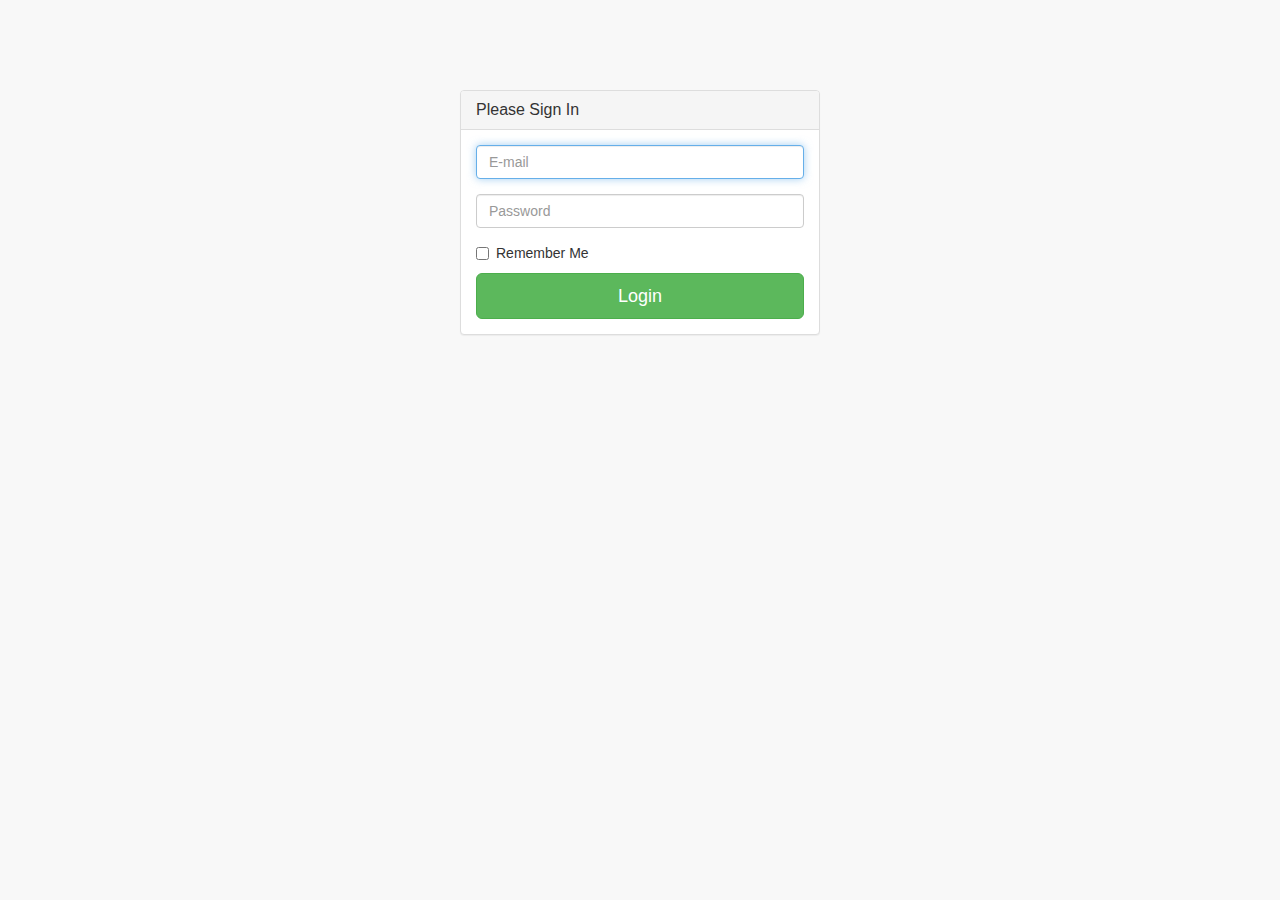
<file: pages/login.html>
<!DOCTYPE html>
<html lang="en">

<head>

    <meta charset="utf-8">
    <meta http-equiv="X-UA-Compatible" content="IE=edge">
    <meta name="viewport" content="width=device-width, initial-scale=1">
    <meta name="description" content="">
    <meta name="author" content="">

    <title>SB Admin 2 - Bootstrap Admin Theme</title>

    <!-- Bootstrap Core CSS -->
    <link href="../vendor/bootstrap/css/bootstrap.min.css" rel="stylesheet">

    <!-- MetisMenu CSS -->
    <link href="../vendor/metisMenu/metisMenu.min.css" rel="stylesheet">

    <!-- Custom CSS -->
    <link href="../dist/css/sb-admin-2.css" rel="stylesheet">

    <!-- Custom Fonts -->
    <link href="../vendor/font-awesome/css/font-awesome.min.css" rel="stylesheet" type="text/css">

    <!-- HTML5 Shim and Respond.js IE8 support of HTML5 elements and media queries -->
    <!-- WARNING: Respond.js doesn't work if you view the page via file:// -->
    <!--[if lt IE 9]>
        <script src="https://oss.maxcdn.com/libs/html5shiv/3.7.0/html5shiv.js"></script>
        <script src="https://oss.maxcdn.com/libs/respond.js/1.4.2/respond.min.js"></script>
    <![endif]-->

</head>

<body>

    <div class="container">
        <div class="row">
            <div class="col-md-4 col-md-offset-4">
                <div class="login-panel panel panel-default">
                    <div class="panel-heading">
                        <h3 class="panel-title">Please Sign In</h3>
                    </div>
                    <div class="panel-body">
                        <form role="form">
                            <fieldset>
                                <div class="form-group">
                                    <input class="form-control" placeholder="E-mail" name="email" type="email" autofocus>
                                </div>
                                <div class="form-group">
                                    <input class="form-control" placeholder="Password" name="password" type="password" value="">
                                </div>
                                <div class="checkbox">
                                    <label>
                                        <input name="remember" type="checkbox" value="Remember Me">Remember Me
                                    </label>
                                </div>
                                <!-- Change this to a button or input when using this as a form -->
                                <a href="index.html" class="btn btn-lg btn-success btn-block">Login</a>
                            </fieldset>
                        </form>
                    </div>
                </div>
            </div>
        </div>
    </div>

    <!-- jQuery -->
    <script src="../vendor/jquery/jquery.min.js"></script>

    <!-- Bootstrap Core JavaScript -->
    <script src="../vendor/bootstrap/js/bootstrap.min.js"></script>

    <!-- Metis Menu Plugin JavaScript -->
    <script src="../vendor/metisMenu/metisMenu.min.js"></script>

    <!-- Custom Theme JavaScript -->
    <script src="../dist/js/sb-admin-2.js"></script>

</body>

</html>
</file>
<file: First_Release/vendor/morrisjs/morris.css>
.morris-hover{position:absolute;z-index:1000}.morris-hover.morris-default-style{border-radius:10px;padding:6px;color:#666;background:rgba(255,255,255,0.8);border:solid 2px rgba(230,230,230,0.8);font-family:sans-serif;font-size:12px;text-align:center}.morris-hover.morris-default-style .morris-hover-row-label{font-weight:bold;margin:0.25em 0}
.morris-hover.morris-default-style .morris-hover-point{white-space:nowrap;margin:0.1em 0}
</file>
<file: vendor/morrisjs/morris.css>
.morris-hover{position:absolute;z-index:1000}.morris-hover.morris-default-style{border-radius:10px;padding:6px;color:#666;background:rgba(255,255,255,0.8);border:solid 2px rgba(230,230,230,0.8);font-family:sans-serif;font-size:12px;text-align:center}.morris-hover.morris-default-style .morris-hover-row-label{font-weight:bold;margin:0.25em 0}
.morris-hover.morris-default-style .morris-hover-point{white-space:nowrap;margin:0.1em 0}
</file>
<file: First_Release/vendor/metisMenu/metisMenu.min.css>
/*
 * metismenu - v1.1.3
 * Easy menu jQuery plugin for Twitter Bootstrap 3
 * https://github.com/onokumus/metisMenu
 *
 * Made by Osman Nuri Okumus
 * Under MIT License
 */

.arrow{float:right;line-height:1.42857}.glyphicon.arrow:before{content:"\e079"}.active>a>.glyphicon.arrow:before{content:"\e114"}.fa.arrow:before{content:"\f104"}.active>a>.fa.arrow:before{content:"\f107"}.plus-times{float:right}.fa.plus-times:before{content:"\f067"}.active>a>.fa.plus-times{filter:progid:DXImageTransform.Microsoft.BasicImage(rotation=1);-webkit-transform:rotate(45deg);-moz-transform:rotate(45deg);-ms-transform:rotate(45deg);-o-transform:rotate(45deg);transform:rotate(45deg)}.plus-minus{float:right}.fa.plus-minus:before{content:"\f067"}.active>a>.fa.plus-minus:before{content:"\f068"}
</file>
<file: First_Release/dist/css/sb-admin-2.css>
/*!
 * Start Bootstrap - SB Admin 2 v3.3.7+1 (http://startbootstrap.com/template-overviews/sb-admin-2)
 * Copyright 2013-2016 Start Bootstrap
 * Licensed under MIT (https://github.com/BlackrockDigital/startbootstrap/blob/gh-pages/LICENSE)
 */
body {
  background-color: #f8f8f8;
}
#wrapper {
  width: 100%;
}
#page-wrapper {
  padding: 0 15px;
  min-height: 568px;
  background-color: white;
}
@media (min-width: 768px) {
  #page-wrapper {
    position: inherit;
    margin: 0 0 0 250px;
    padding: 0 30px;
    border-left: 1px solid #e7e7e7;
  }
}
.navbar-top-links {
  margin-right: 0;
}
.navbar-top-links li {
  display: inline-block;
}
.navbar-top-links li:last-child {
  margin-right: 15px;
}
.navbar-top-links li a {
  padding: 15px;
  min-height: 50px;
}
.navbar-top-links .dropdown-menu li {
  display: block;
}
.navbar-top-links .dropdown-menu li:last-child {
  margin-right: 0;
}
.navbar-top-links .dropdown-menu li a {
  padding: 3px 20px;
  min-height: 0;
}
.navbar-top-links .dropdown-menu li a div {
  white-space: normal;
}
.navbar-top-links .dropdown-messages,
.navbar-top-links .dropdown-tasks,
.navbar-top-links .dropdown-alerts {
  width: 310px;
  min-width: 0;
}
.navbar-top-links .dropdown-messages {
  margin-left: 5px;
}
.navbar-top-links .dropdown-tasks {
  margin-left: -59px;
}
.navbar-top-links .dropdown-alerts {
  margin-left: -123px;
}
.navbar-top-links .dropdown-user {
  right: 0;
  left: auto;
}
.sidebar .sidebar-nav.navbar-collapse {
  padding-left: 0;
  padding-right: 0;
}
.sidebar .sidebar-search {
  padding: 15px;
}
.sidebar ul li {
  border-bottom: 1px solid #e7e7e7;
}
.sidebar ul li a.active {
  background-color: #eeeeee;
}
.sidebar .arrow {
  float: right;
}
.sidebar .fa.arrow:before {
  content: "\f104";
}
.sidebar .active > a > .fa.arrow:before {
  content: "\f107";
}
.sidebar .nav-second-level li,
.sidebar .nav-third-level li {
  border-bottom: none !important;
}
.sidebar .nav-second-level li a {
  padding-left: 37px;
}
.sidebar .nav-third-level li a {
  padding-left: 52px;
}
@media (min-width: 768px) {
  .sidebar {
    z-index: 1;
    position: absolute;
    width: 250px;
    margin-top: 51px;
  }
  .navbar-top-links .dropdown-messages,
  .navbar-top-links .dropdown-tasks,
  .navbar-top-links .dropdown-alerts {
    margin-left: auto;
  }
}
.btn-outline {
  color: inherit;
  background-color: transparent;
  transition: all .5s;
}
.btn-primary.btn-outline {
  color: #428bca;
}
.btn-success.btn-outline {
  color: #5cb85c;
}
.btn-info.btn-outline {
  color: #5bc0de;
}
.btn-warning.btn-outline {
  color: #f0ad4e;
}
.btn-danger.btn-outline {
  color: #d9534f;
}
.btn-primary.btn-outline:hover,
.btn-success.btn-outline:hover,
.btn-info.btn-outline:hover,
.btn-warning.btn-outline:hover,
.btn-danger.btn-outline:hover {
  color: white;
}
.chat {
  margin: 0;
  padding: 0;
  list-style: none;
}
.chat li {
  margin-bottom: 10px;
  padding-bottom: 5px;
  border-bottom: 1px dotted #999999;
}
.chat li.left .chat-body {
  margin-left: 60px;
}
.chat li.right .chat-body {
  margin-right: 60px;
}
.chat li .chat-body p {
  margin: 0;
}
.panel .slidedown .glyphicon,
.chat .glyphicon {
  margin-right: 5px;
}
.chat-panel .panel-body {
  height: 350px;
  overflow-y: scroll;
}
.login-panel {
  margin-top: 25%;
}
.flot-chart {
  display: block;
  height: 400px;
}
.flot-chart-content {
  width: 100%;
  height: 100%;
}
table.dataTable thead .sorting,
table.dataTable thead .sorting_asc,
table.dataTable thead .sorting_desc,
table.dataTable thead .sorting_asc_disabled,
table.dataTable thead .sorting_desc_disabled {
  background: transparent;
}
table.dataTable thead .sorting_asc:after {
  content: "\f0de";
  float: right;
  font-family: fontawesome;
}
table.dataTable thead .sorting_desc:after {
  content: "\f0dd";
  float: right;
  font-family: fontawesome;
}
table.dataTable thead .sorting:after {
  content: "\f0dc";
  float: right;
  font-family: fontawesome;
  color: rgba(50, 50, 50, 0.5);
}
.btn-circle {
  width: 30px;
  height: 30px;
  padding: 6px 0;
  border-radius: 15px;
  text-align: center;
  font-size: 12px;
  line-height: 1.428571429;
}
.btn-circle.btn-lg {
  width: 50px;
  height: 50px;
  padding: 10px 16px;
  border-radius: 25px;
  font-size: 18px;
  line-height: 1.33;
}
.btn-circle.btn-xl {
  width: 70px;
  height: 70px;
  padding: 10px 16px;
  border-radius: 35px;
  font-size: 24px;
  line-height: 1.33;
}
.show-grid [class^="col-"] {
  padding-top: 10px;
  padding-bottom: 10px;
  border: 1px solid #ddd;
  background-color: #eee !important;
}
.show-grid {
  margin: 15px 0;
}
.huge {
  font-size: 40px;
}
.panel-green {
  border-color: #5cb85c;
}
.panel-green > .panel-heading {
  border-color: #5cb85c;
  color: white;
  background-color: #5cb85c;
}
.panel-green > a {
  color: #5cb85c;
}
.panel-green > a:hover {
  color: #3d8b3d;
}
.panel-red {
  border-color: #d9534f;
}
.panel-red > .panel-heading {
  border-color: #d9534f;
  color: white;
  background-color: #d9534f;
}
.panel-red > a {
  color: #d9534f;
}
.panel-red > a:hover {
  color: #b52b27;
}
.panel-yellow {
  border-color: #f0ad4e;
}
.panel-yellow > .panel-heading {
  border-color: #f0ad4e;
  color: white;
  background-color: #f0ad4e;
}
.panel-yellow > a {
  color: #f0ad4e;
}
.panel-yellow > a:hover {
  color: #df8a13;
}
.timeline {
  position: relative;
  padding: 20px 0 20px;
  list-style: none;
}
.timeline:before {
  content: " ";
  position: absolute;
  top: 0;
  bottom: 0;
  left: 50%;
  width: 3px;
  margin-left: -1.5px;
  background-color: #eeeeee;
}
.timeline > li {
  position: relative;
  margin-bottom: 20px;
}
.timeline > li:before,
.timeline > li:after {
  content: " ";
  display: table;
}
.timeline > li:after {
  clear: both;
}
.timeline > li:before,
.timeline > li:after {
  content: " ";
  display: table;
}
.timeline > li:after {
  clear: both;
}
.timeline > li > .timeline-panel {
  float: left;
  position: relative;
  width: 46%;
  padding: 20px;
  border: 1px solid #d4d4d4;
  border-radius: 2px;
  -webkit-box-shadow: 0 1px 6px rgba(0, 0, 0, 0.175);
  box-shadow: 0 1px 6px rgba(0, 0, 0, 0.175);
}
.timeline > li > .timeline-panel:before {
  content: " ";
  display: inline-block;
  position: absolute;
  top: 26px;
  right: -15px;
  border-top: 15px solid transparent;
  border-right: 0 solid #ccc;
  border-bottom: 15px solid transparent;
  border-left: 15px solid #ccc;
}
.timeline > li > .timeline-panel:after {
  content: " ";
  display: inline-block;
  position: absolute;
  top: 27px;
  right: -14px;
  border-top: 14px solid transparent;
  border-right: 0 solid #fff;
  border-bottom: 14px solid transparent;
  border-left: 14px solid #fff;
}
.timeline > li > .timeline-badge {
  z-index: 100;
  position: absolute;
  top: 16px;
  left: 50%;
  width: 50px;
  height: 50px;
  margin-left: -25px;
  border-radius: 50% 50% 50% 50%;
  text-align: center;
  font-size: 1.4em;
  line-height: 50px;
  color: #fff;
  background-color: #999999;
}
.timeline > li.timeline-inverted > .timeline-panel {
  float: right;
}
.timeline > li.timeline-inverted > .timeline-panel:before {
  right: auto;
  left: -15px;
  border-right-width: 15px;
  border-left-width: 0;
}
.timeline > li.timeline-inverted > .timeline-panel:after {
  right: auto;
  left: -14px;
  border-right-width: 14px;
  border-left-width: 0;
}
.timeline-badge.primary {
  background-color: #2e6da4 !important;
}
.timeline-badge.success {
  background-color: #3f903f !important;
}
.timeline-badge.warning {
  background-color: #f0ad4e !important;
}
.timeline-badge.danger {
  background-color: #d9534f !important;
}
.timeline-badge.info {
  background-color: #5bc0de !important;
}
.timeline-title {
  margin-top: 0;
  color: inherit;
}
.timeline-body > p,
.timeline-body > ul {
  margin-bottom: 0;
}
.timeline-body > p + p {
  margin-top: 5px;
}
@media (max-width: 767px) {
  ul.timeline:before {
    left: 40px;
  }
  ul.timeline > li > .timeline-panel {
    width: calc(10%);
    width: -moz-calc(10%);
    width: -webkit-calc(10%);
  }
  ul.timeline > li > .timeline-badge {
    top: 16px;
    left: 15px;
    margin-left: 0;
  }
  ul.timeline > li > .timeline-panel {
    float: right;
  }
  ul.timeline > li > .timeline-panel:before {
    right: auto;
    left: -15px;
    border-right-width: 15px;
    border-left-width: 0;
  }
  ul.timeline > li > .timeline-panel:after {
    right: auto;
    left: -14px;
    border-right-width: 14px;
    border-left-width: 0;
  }
}
</file>
<file: vendor/metisMenu/metisMenu.min.css>
/*
 * metismenu - v1.1.3
 * Easy menu jQuery plugin for Twitter Bootstrap 3
 * https://github.com/onokumus/metisMenu
 *
 * Made by Osman Nuri Okumus
 * Under MIT License
 */

.arrow{float:right;line-height:1.42857}.glyphicon.arrow:before{content:"\e079"}.active>a>.glyphicon.arrow:before{content:"\e114"}.fa.arrow:before{content:"\f104"}.active>a>.fa.arrow:before{content:"\f107"}.plus-times{float:right}.fa.plus-times:before{content:"\f067"}.active>a>.fa.plus-times{filter:progid:DXImageTransform.Microsoft.BasicImage(rotation=1);-webkit-transform:rotate(45deg);-moz-transform:rotate(45deg);-ms-transform:rotate(45deg);-o-transform:rotate(45deg);transform:rotate(45deg)}.plus-minus{float:right}.fa.plus-minus:before{content:"\f067"}.active>a>.fa.plus-minus:before{content:"\f068"}
</file>
<file: dist/css/sb-admin-2.css>
/*!
 * Start Bootstrap - SB Admin 2 v3.3.7+1 (http://startbootstrap.com/template-overviews/sb-admin-2)
 * Copyright 2013-2016 Start Bootstrap
 * Licensed under MIT (https://github.com/BlackrockDigital/startbootstrap/blob/gh-pages/LICENSE)
 */
body {
  background-color: #f8f8f8;
}
#wrapper {
  width: 100%;
}
#page-wrapper {
  padding: 0 15px;
  min-height: 568px;
  background-color: white;
}
@media (min-width: 768px) {
  #page-wrapper {
    position: inherit;
    margin: 0 0 0 250px;
    padding: 0 30px;
    border-left: 1px solid #e7e7e7;
  }
}
.navbar-top-links {
  margin-right: 0;
}
.navbar-top-links li {
  display: inline-block;
}
.navbar-top-links li:last-child {
  margin-right: 15px;
}
.navbar-top-links li a {
  padding: 15px;
  min-height: 50px;
}
.navbar-top-links .dropdown-menu li {
  display: block;
}
.navbar-top-links .dropdown-menu li:last-child {
  margin-right: 0;
}
.navbar-top-links .dropdown-menu li a {
  padding: 3px 20px;
  min-height: 0;
}
.navbar-top-links .dropdown-menu li a div {
  white-space: normal;
}
.navbar-top-links .dropdown-messages,
.navbar-top-links .dropdown-tasks,
.navbar-top-links .dropdown-alerts {
  width: 310px;
  min-width: 0;
}
.navbar-top-links .dropdown-messages {
  margin-left: 5px;
}
.navbar-top-links .dropdown-tasks {
  margin-left: -59px;
}
.navbar-top-links .dropdown-alerts {
  margin-left: -123px;
}
.navbar-top-links .dropdown-user {
  right: 0;
  left: auto;
}
.sidebar .sidebar-nav.navbar-collapse {
  padding-left: 0;
  padding-right: 0;
}
.sidebar .sidebar-search {
  padding: 15px;
}
.sidebar ul li {
  border-bottom: 1px solid #e7e7e7;
}
.sidebar ul li a.active {
  background-color: #eeeeee;
}
.sidebar .arrow {
  float: right;
}
.sidebar .fa.arrow:before {
  content: "\f104";
}
.sidebar .active > a > .fa.arrow:before {
  content: "\f107";
}
.sidebar .nav-second-level li,
.sidebar .nav-third-level li {
  border-bottom: none !important;
}
.sidebar .nav-second-level li a {
  padding-left: 37px;
}
.sidebar .nav-third-level li a {
  padding-left: 52px;
}
@media (min-width: 768px) {
  .sidebar {
    z-index: 1;
    position: absolute;
    width: 250px;
    margin-top: 51px;
  }
  .navbar-top-links .dropdown-messages,
  .navbar-top-links .dropdown-tasks,
  .navbar-top-links .dropdown-alerts {
    margin-left: auto;
  }
}
.btn-outline {
  color: inherit;
  background-color: transparent;
  transition: all .5s;
}
.btn-primary.btn-outline {
  color: #428bca;
}
.btn-success.btn-outline {
  color: #5cb85c;
}
.btn-info.btn-outline {
  color: #5bc0de;
}
.btn-warning.btn-outline {
  color: #f0ad4e;
}
.btn-danger.btn-outline {
  color: #d9534f;
}
.btn-primary.btn-outline:hover,
.btn-success.btn-outline:hover,
.btn-info.btn-outline:hover,
.btn-warning.btn-outline:hover,
.btn-danger.btn-outline:hover {
  color: white;
}
.chat {
  margin: 0;
  padding: 0;
  list-style: none;
}
.chat li {
  margin-bottom: 10px;
  padding-bottom: 5px;
  border-bottom: 1px dotted #999999;
}
.chat li.left .chat-body {
  margin-left: 60px;
}
.chat li.right .chat-body {
  margin-right: 60px;
}
.chat li .chat-body p {
  margin: 0;
}
.panel .slidedown .glyphicon,
.chat .glyphicon {
  margin-right: 5px;
}
.chat-panel .panel-body {
  height: 350px;
  overflow-y: scroll;
}
.login-panel {
  margin-top: 25%;
}
.flot-chart {
  display: block;
  height: 400px;
}
.flot-chart-content {
  width: 100%;
  height: 100%;
}
table.dataTable thead .sorting,
table.dataTable thead .sorting_asc,
table.dataTable thead .sorting_desc,
table.dataTable thead .sorting_asc_disabled,
table.dataTable thead .sorting_desc_disabled {
  background: transparent;
}
table.dataTable thead .sorting_asc:after {
  content: "\f0de";
  float: right;
  font-family: fontawesome;
}
table.dataTable thead .sorting_desc:after {
  content: "\f0dd";
  float: right;
  font-family: fontawesome;
}
table.dataTable thead .sorting:after {
  content: "\f0dc";
  float: right;
  font-family: fontawesome;
  color: rgba(50, 50, 50, 0.5);
}
.btn-circle {
  width: 30px;
  height: 30px;
  padding: 6px 0;
  border-radius: 15px;
  text-align: center;
  font-size: 12px;
  line-height: 1.428571429;
}
.btn-circle.btn-lg {
  width: 50px;
  height: 50px;
  padding: 10px 16px;
  border-radius: 25px;
  font-size: 18px;
  line-height: 1.33;
}
.btn-circle.btn-xl {
  width: 70px;
  height: 70px;
  padding: 10px 16px;
  border-radius: 35px;
  font-size: 24px;
  line-height: 1.33;
}
.show-grid [class^="col-"] {
  padding-top: 10px;
  padding-bottom: 10px;
  border: 1px solid #ddd;
  background-color: #eee !important;
}
.show-grid {
  margin: 15px 0;
}
.huge {
  font-size: 40px;
}
.panel-green {
  border-color: #5cb85c;
}
.panel-green > .panel-heading {
  border-color: #5cb85c;
  color: white;
  background-color: #5cb85c;
}
.panel-green > a {
  color: #5cb85c;
}
.panel-green > a:hover {
  color: #3d8b3d;
}
.panel-red {
  border-color: #d9534f;
}
.panel-red > .panel-heading {
  border-color: #d9534f;
  color: white;
  background-color: #d9534f;
}
.panel-red > a {
  color: #d9534f;
}
.panel-red > a:hover {
  color: #b52b27;
}
.panel-yellow {
  border-color: #f0ad4e;
}
.panel-yellow > .panel-heading {
  border-color: #f0ad4e;
  color: white;
  background-color: #f0ad4e;
}
.panel-yellow > a {
  color: #f0ad4e;
}
.panel-yellow > a:hover {
  color: #df8a13;
}
.timeline {
  position: relative;
  padding: 20px 0 20px;
  list-style: none;
}
.timeline:before {
  content: " ";
  position: absolute;
  top: 0;
  bottom: 0;
  left: 50%;
  width: 3px;
  margin-left: -1.5px;
  background-color: #eeeeee;
}
.timeline > li {
  position: relative;
  margin-bottom: 20px;
}
.timeline > li:before,
.timeline > li:after {
  content: " ";
  display: table;
}
.timeline > li:after {
  clear: both;
}
.timeline > li:before,
.timeline > li:after {
  content: " ";
  display: table;
}
.timeline > li:after {
  clear: both;
}
.timeline > li > .timeline-panel {
  float: left;
  position: relative;
  width: 46%;
  padding: 20px;
  border: 1px solid #d4d4d4;
  border-radius: 2px;
  -webkit-box-shadow: 0 1px 6px rgba(0, 0, 0, 0.175);
  box-shadow: 0 1px 6px rgba(0, 0, 0, 0.175);
}
.timeline > li > .timeline-panel:before {
  content: " ";
  display: inline-block;
  position: absolute;
  top: 26px;
  right: -15px;
  border-top: 15px solid transparent;
  border-right: 0 solid #ccc;
  border-bottom: 15px solid transparent;
  border-left: 15px solid #ccc;
}
.timeline > li > .timeline-panel:after {
  content: " ";
  display: inline-block;
  position: absolute;
  top: 27px;
  right: -14px;
  border-top: 14px solid transparent;
  border-right: 0 solid #fff;
  border-bottom: 14px solid transparent;
  border-left: 14px solid #fff;
}
.timeline > li > .timeline-badge {
  z-index: 100;
  position: absolute;
  top: 16px;
  left: 50%;
  width: 50px;
  height: 50px;
  margin-left: -25px;
  border-radius: 50% 50% 50% 50%;
  text-align: center;
  font-size: 1.4em;
  line-height: 50px;
  color: #fff;
  background-color: #999999;
}
.timeline > li.timeline-inverted > .timeline-panel {
  float: right;
}
.timeline > li.timeline-inverted > .timeline-panel:before {
  right: auto;
  left: -15px;
  border-right-width: 15px;
  border-left-width: 0;
}
.timeline > li.timeline-inverted > .timeline-panel:after {
  right: auto;
  left: -14px;
  border-right-width: 14px;
  border-left-width: 0;
}
.timeline-badge.primary {
  background-color: #2e6da4 !important;
}
.timeline-badge.success {
  background-color: #3f903f !important;
}
.timeline-badge.warning {
  background-color: #f0ad4e !important;
}
.timeline-badge.danger {
  background-color: #d9534f !important;
}
.timeline-badge.info {
  background-color: #5bc0de !important;
}
.timeline-title {
  margin-top: 0;
  color: inherit;
}
.timeline-body > p,
.timeline-body > ul {
  margin-bottom: 0;
}
.timeline-body > p + p {
  margin-top: 5px;
}
@media (max-width: 767px) {
  ul.timeline:before {
    left: 40px;
  }
  ul.timeline > li > .timeline-panel {
    width: calc(10%);
    width: -moz-calc(10%);
    width: -webkit-calc(10%);
  }
  ul.timeline > li > .timeline-badge {
    top: 16px;
    left: 15px;
    margin-left: 0;
  }
  ul.timeline > li > .timeline-panel {
    float: right;
  }
  ul.timeline > li > .timeline-panel:before {
    right: auto;
    left: -15px;
    border-right-width: 15px;
    border-left-width: 0;
  }
  ul.timeline > li > .timeline-panel:after {
    right: auto;
    left: -14px;
    border-right-width: 14px;
    border-left-width: 0;
  }
}
</file>
